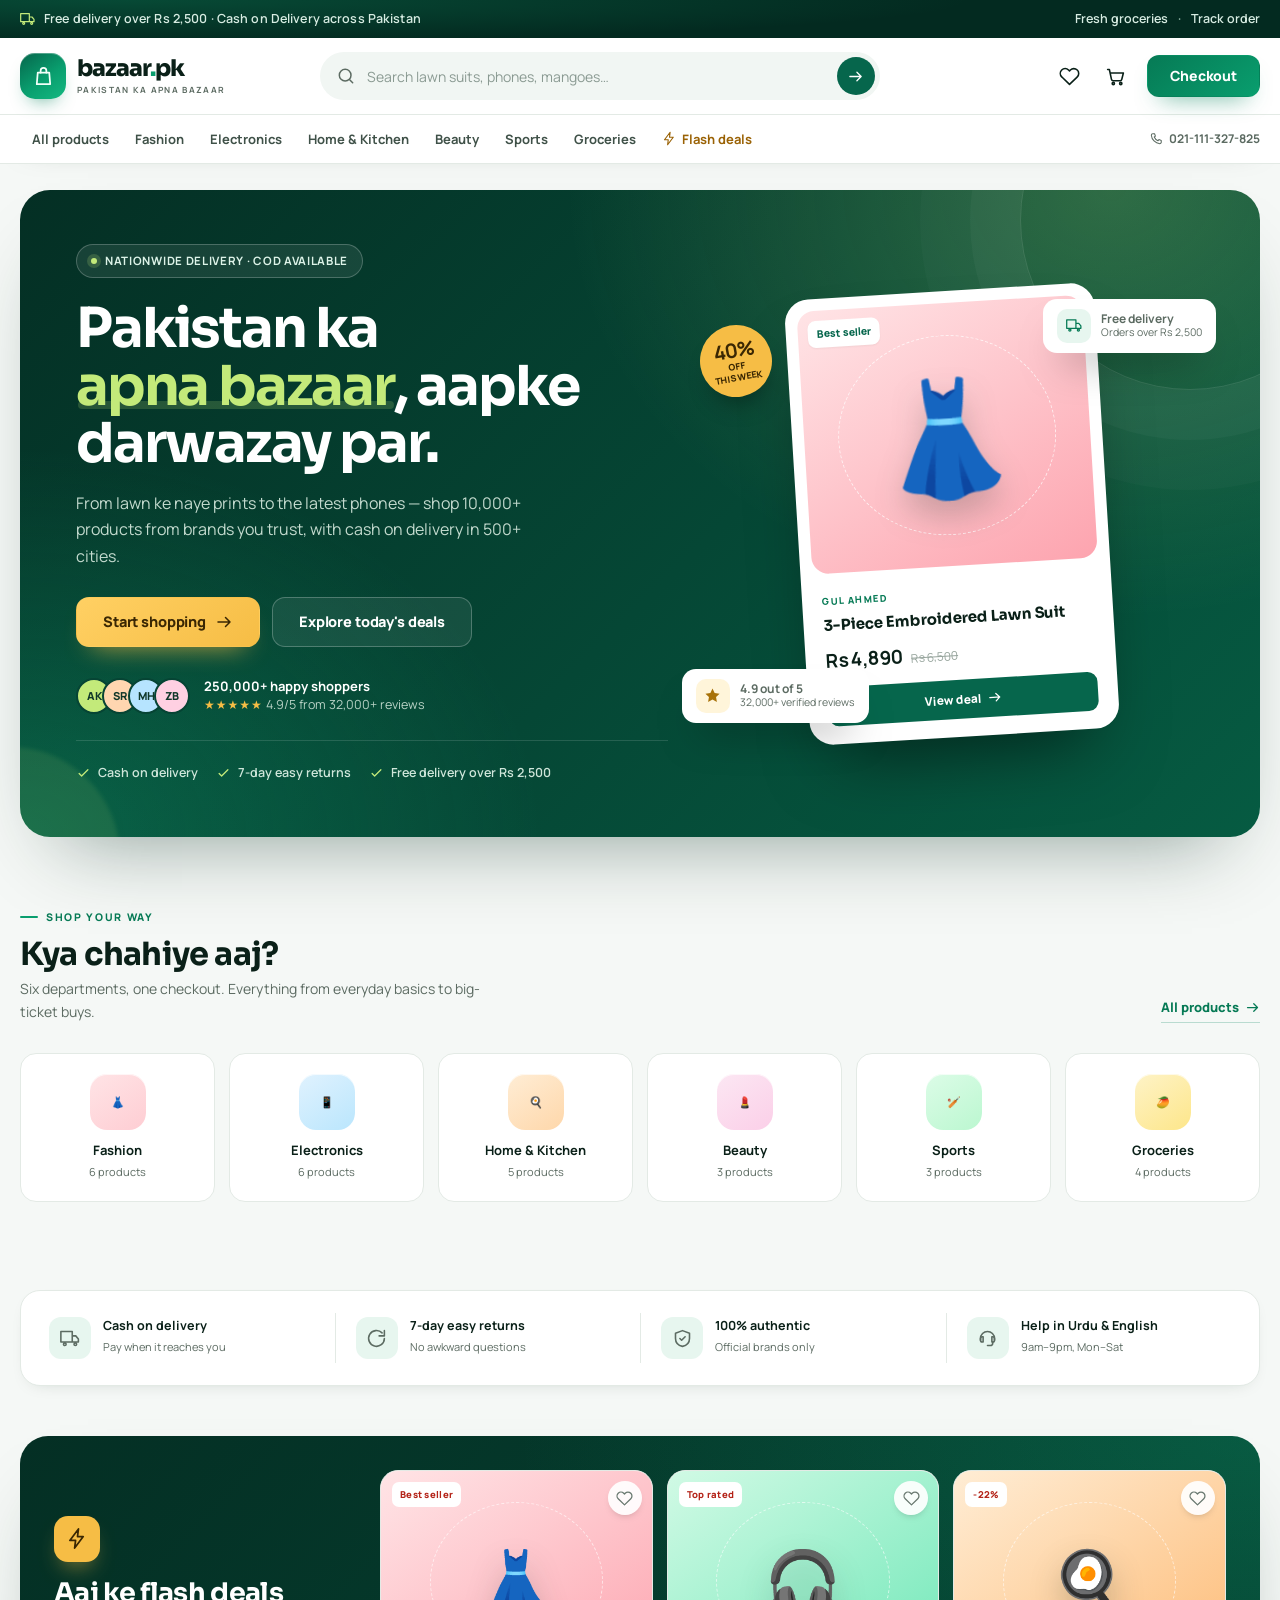
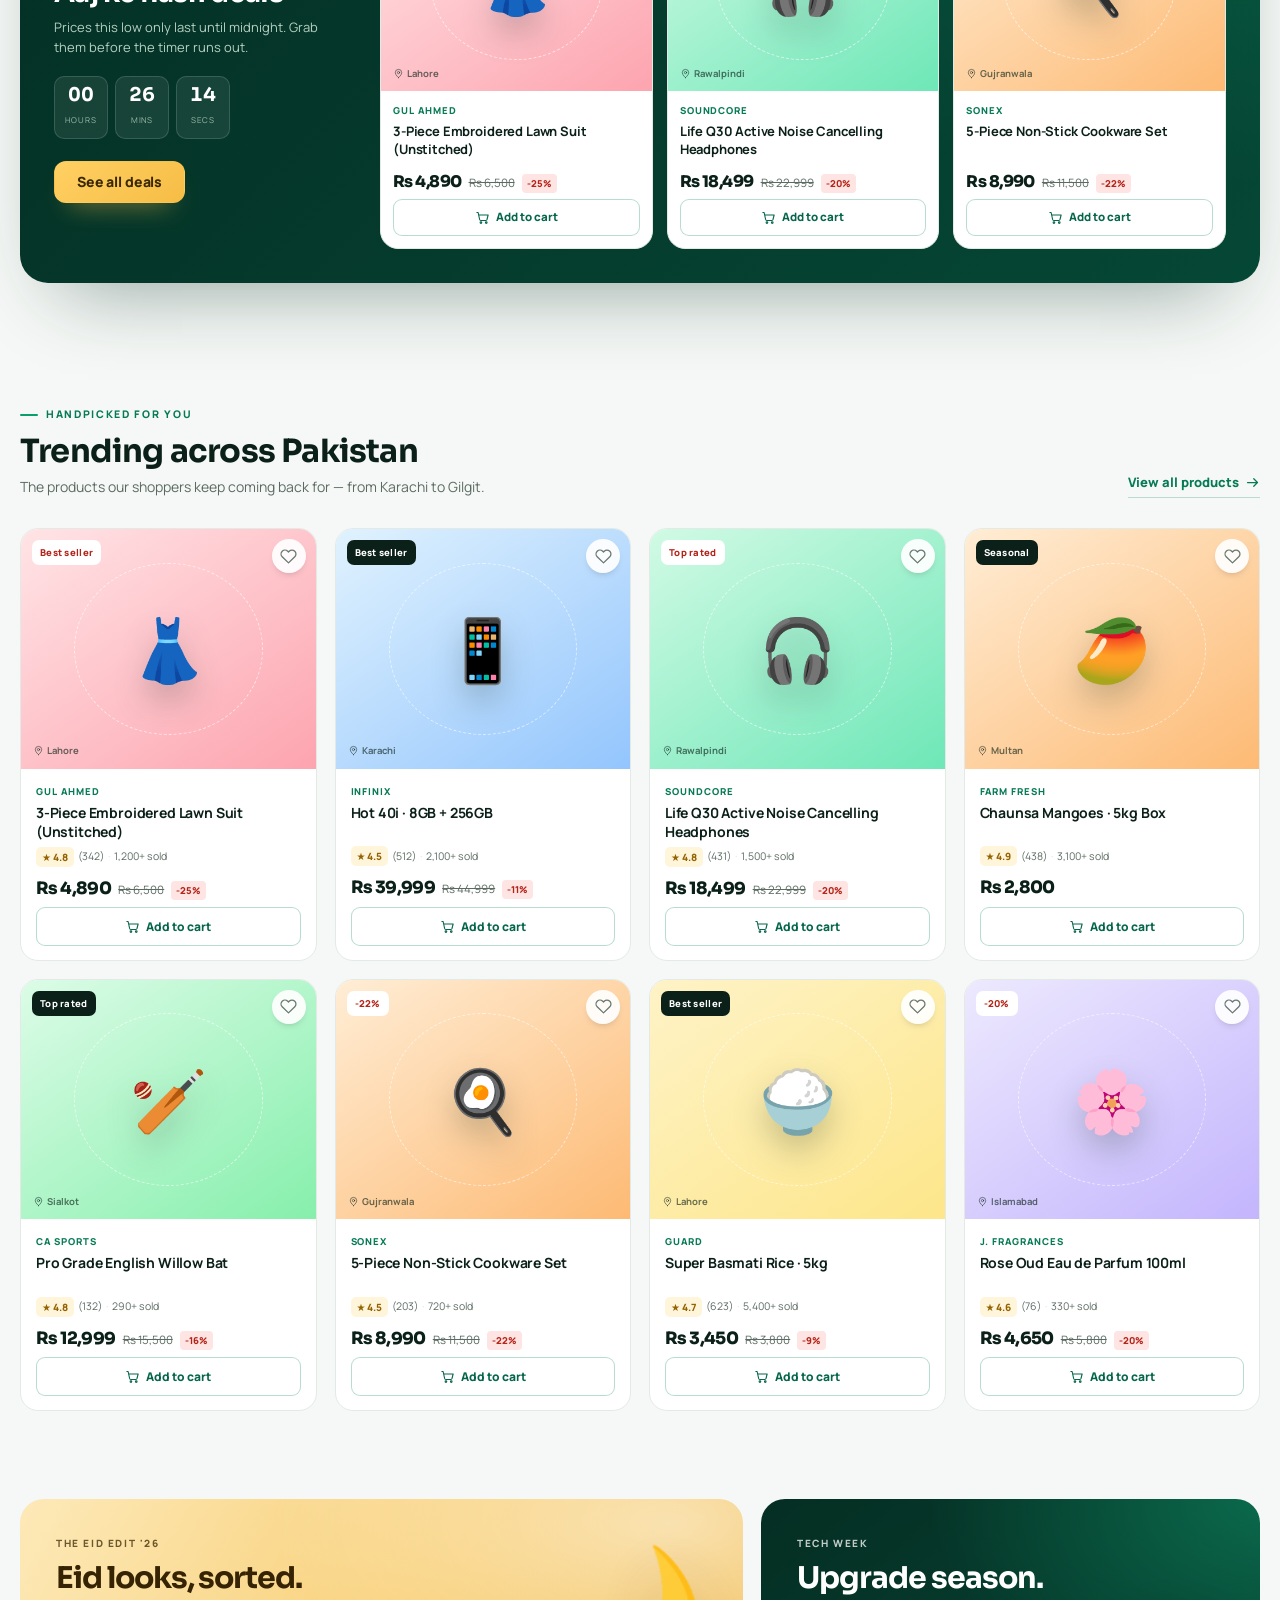
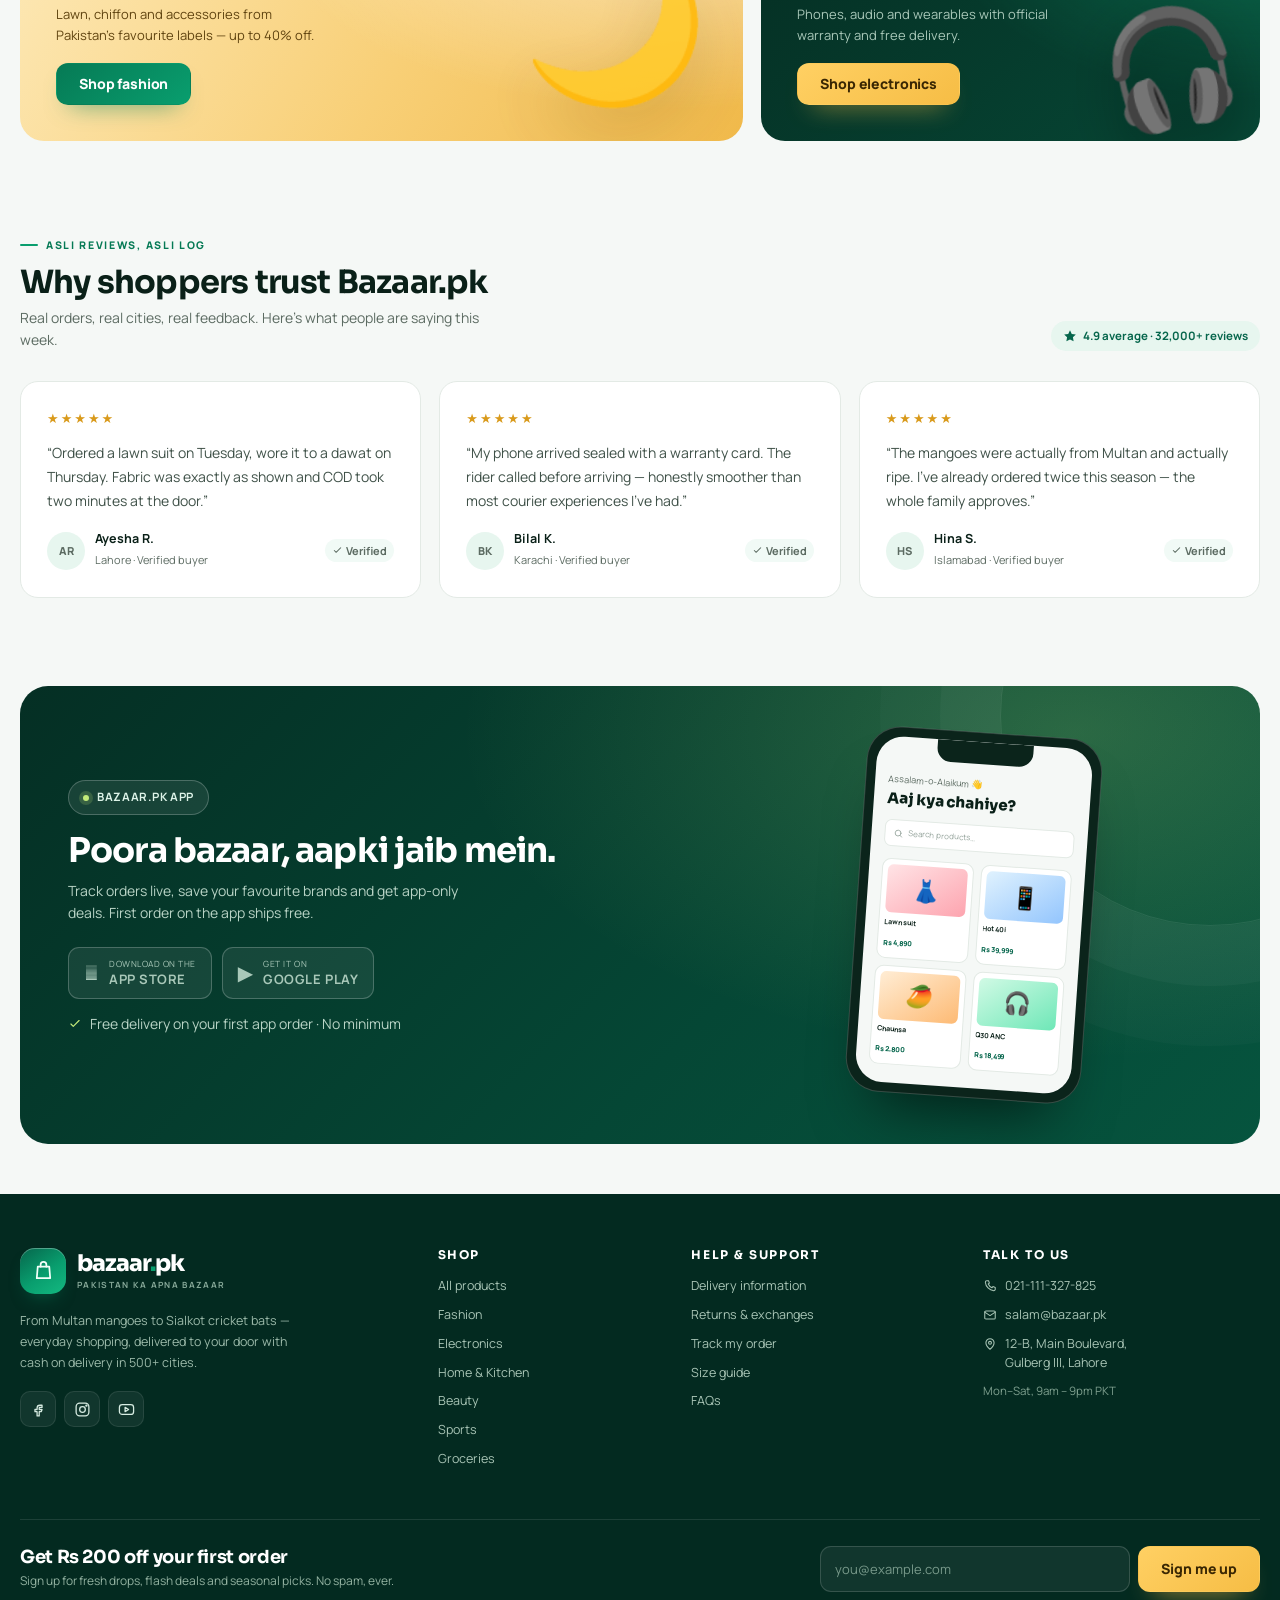
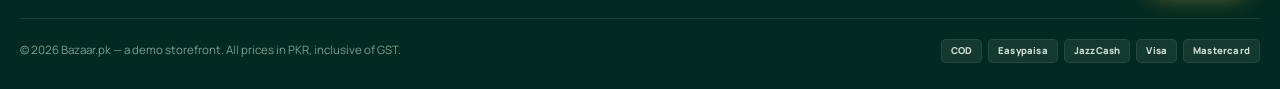
<file: index.html>
<!DOCTYPE html>
<html lang="en-PK">
<head>
  <meta charset="UTF-8">
  <meta name="viewport" content="width=device-width, initial-scale=1">
  <title>Bazaar.pk — Pakistan's Online Bazaar | Cash on Delivery</title>
  <meta name="description" content="Shop lawn suits, phones, home essentials and groceries from Pakistan's favourite brands. Free delivery over Rs 2,500 and cash on delivery in 500+ cities.">
  <meta name="theme-color" content="#054735">
  <link rel="icon" href="data:image/svg+xml,%3Csvg xmlns='http://www.w3.org/2000/svg' viewBox='0 0 64 64'%3E%3Crect width='64' height='64' rx='16' fill='%2307835c'/%3E%3Cpath d='M20 24h24l2 24H18l2-24Z' fill='none' stroke='%23fff' stroke-width='4'/%3E%3Cpath d='M26 24v-3a6 6 0 0 1 12 0v3' fill='none' stroke='%23c3ea7a' stroke-width='4'/%3E%3C/svg%3E">
  <link rel="preconnect" href="https://fonts.googleapis.com">
  <link rel="preconnect" href="https://fonts.gstatic.com" crossorigin>
  <link href="https://fonts.googleapis.com/css2?family=Manrope:wght@400;500;600;700;800&family=Sora:wght@600;700;800&display=swap" rel="stylesheet">
  <link rel="stylesheet" href="assets/css/style.css">
  <link rel="stylesheet" href="assets/css/pages.css">
</head>
<body data-page="home">
  <a class="skip-link" href="#main">Skip to content</a>
  <div id="site-header"></div>

  <main id="main">
    <!-- HERO -->
    <section class="hero">
      <div class="container">
        <div class="hero-panel">
          <div class="hero-content">
            <span class="eyebrow-pill"><span class="dot"></span> Nationwide delivery · COD available</span>
            <h1>Pakistan ka <span class="hero-highlight">apna bazaar</span>, aapke darwazay par.</h1>
            <p class="hero-lede">From lawn ke naye prints to the latest phones — shop 10,000+ products from brands you trust, with cash on delivery in 500+ cities.</p>
            <div class="hero-actions">
              <a class="btn btn-amber" href="shop.html">Start shopping <svg class="icon" viewBox="0 0 24 24" fill="none" stroke="currentColor" stroke-width="2" stroke-linecap="round" stroke-linejoin="round" aria-hidden="true"><path d="M4 12h16M14 6l6 6-6 6"/></svg></a>
              <a class="btn btn-ghost" href="#deals">Explore today's deals</a>
            </div>
            <div class="hero-proof">
              <div class="avatar-stack" aria-hidden="true">
                <span class="avatar">AK</span>
                <span class="avatar">SR</span>
                <span class="avatar">MH</span>
                <span class="avatar">ZB</span>
              </div>
              <div class="hero-proof-text">
                <strong>250,000+ happy shoppers</strong>
                <span class="stars" aria-hidden="true">★★★★★</span> 4.9/5 from 32,000+ reviews
              </div>
            </div>
            <div class="hero-checks">
              <span><svg class="icon" viewBox="0 0 24 24" fill="none" stroke="currentColor" stroke-width="2" stroke-linecap="round" stroke-linejoin="round" aria-hidden="true"><path d="m5 12 4 4L19 6"/></svg> Cash on delivery</span>
              <span><svg class="icon" viewBox="0 0 24 24" fill="none" stroke="currentColor" stroke-width="2" stroke-linecap="round" stroke-linejoin="round" aria-hidden="true"><path d="m5 12 4 4L19 6"/></svg> 7-day easy returns</span>
              <span><svg class="icon" viewBox="0 0 24 24" fill="none" stroke="currentColor" stroke-width="2" stroke-linecap="round" stroke-linejoin="round" aria-hidden="true"><path d="m5 12 4 4L19 6"/></svg> Free delivery over Rs 2,500</span>
            </div>
          </div>

          <div class="hero-art" aria-hidden="false">
            <div class="float-discount"><span><strong>40%</strong>off<br>this week</span></div>
            <div class="float-card float-delivery">
              <span class="fc-icon"><svg class="icon" viewBox="0 0 24 24" fill="none" stroke="currentColor" stroke-width="1.8" stroke-linecap="round" stroke-linejoin="round" aria-hidden="true"><path d="M1 4h13v12H1zM14 9h4l3 3.5V16h-7z"/><circle cx="5.5" cy="18.5" r="1.5"/><circle cx="17.5" cy="18.5" r="1.5"/></svg></span>
              <span><strong>Free delivery</strong><span>Orders over Rs 2,500</span></span>
            </div>
            <div class="hero-card">
              <div class="hero-card-media">
                <span class="mini-badge">Best seller</span>
                <span class="product-emoji">👗</span>
              </div>
              <div class="hero-card-body">
                <span class="hero-card-brand">Gul Ahmed</span>
                <p class="hero-card-title">3-Piece Embroidered Lawn Suit</p>
                <div class="hero-card-price"><strong>Rs 4,890</strong><s>Rs 6,500</s></div>
                <a class="hero-card-cta" href="product.html?id=gul-ahmed-lawn-3pc">
                  View deal
                  <svg class="icon" viewBox="0 0 24 24" fill="none" stroke="currentColor" stroke-width="2" stroke-linecap="round" stroke-linejoin="round" aria-hidden="true"><path d="M4 12h16M14 6l6 6-6 6"/></svg>
                </a>
              </div>
            </div>
            <div class="float-card float-rating">
              <span class="fc-icon"><svg class="icon" viewBox="0 0 24 24" fill="currentColor" aria-hidden="true"><path d="m12 2 3 6.5 7 .9-5 4.8 1.2 7L12 17.8 5.8 21.2 7 14.2 2 9.4l7-.9L12 2Z"/></svg></span>
              <span><strong>4.9 out of 5</strong><span>32,000+ verified reviews</span></span>
            </div>
          </div>
        </div>
      </div>
    </section>

    <!-- CATEGORIES -->
    <section class="section reveal">
      <div class="container">
        <div class="section-head">
          <div>
            <span class="section-eyebrow">Shop your way</span>
            <h2>Kya chahiye aaj?</h2>
            <p>Six departments, one checkout. Everything from everyday basics to big-ticket buys.</p>
          </div>
          <a class="section-link" href="shop.html">All products <svg class="icon" viewBox="0 0 24 24" fill="none" stroke="currentColor" stroke-width="2" stroke-linecap="round" stroke-linejoin="round" aria-hidden="true"><path d="M4 12h16M14 6l6 6-6 6"/></svg></a>
        </div>
        <div class="category-grid">
          <a class="category-card" href="shop.html?category=fashion">
            <span class="category-icon" style="--g1:#ffe4e6;--g2:#fecdd3">👗</span>
            <strong>Fashion</strong>
            <span>6 products</span>
          </a>
          <a class="category-card" href="shop.html?category=electronics">
            <span class="category-icon" style="--g1:#e0f2fe;--g2:#bae6fd">📱</span>
            <strong>Electronics</strong>
            <span>6 products</span>
          </a>
          <a class="category-card" href="shop.html?category=home">
            <span class="category-icon" style="--g1:#ffedd5;--g2:#fed7aa">🍳</span>
            <strong>Home &amp; Kitchen</strong>
            <span>5 products</span>
          </a>
          <a class="category-card" href="shop.html?category=beauty">
            <span class="category-icon" style="--g1:#fce7f3;--g2:#fbcfe8">💄</span>
            <strong>Beauty</strong>
            <span>3 products</span>
          </a>
          <a class="category-card" href="shop.html?category=sports">
            <span class="category-icon" style="--g1:#dcfce7;--g2:#bbf7d0">🏏</span>
            <strong>Sports</strong>
            <span>3 products</span>
          </a>
          <a class="category-card" href="shop.html?category=groceries">
            <span class="category-icon" style="--g1:#fef3c7;--g2:#fde68a">🥭</span>
            <strong>Groceries</strong>
            <span>4 products</span>
          </a>
        </div>
      </div>
    </section>

    <!-- TRUST -->
    <section class="section-tight reveal">
      <div class="container">
        <div class="trust-strip">
          <div class="trust-item">
            <span class="trust-icon"><svg class="icon" viewBox="0 0 24 24" fill="none" stroke="currentColor" stroke-width="1.8" stroke-linecap="round" stroke-linejoin="round" aria-hidden="true"><path d="M1 4h13v12H1zM14 9h4l3 3.5V16h-7z"/><circle cx="5.5" cy="18.5" r="1.5"/><circle cx="17.5" cy="18.5" r="1.5"/></svg></span>
            <div><strong>Cash on delivery</strong><span>Pay when it reaches you</span></div>
          </div>
          <div class="trust-item">
            <span class="trust-icon"><svg class="icon" viewBox="0 0 24 24" fill="none" stroke="currentColor" stroke-width="1.8" stroke-linecap="round" stroke-linejoin="round" aria-hidden="true"><path d="M21 12a9 9 0 1 1-2.6-6.4"/><path d="M21 3v6h-6"/></svg></span>
            <div><strong>7-day easy returns</strong><span>No awkward questions</span></div>
          </div>
          <div class="trust-item">
            <span class="trust-icon"><svg class="icon" viewBox="0 0 24 24" fill="none" stroke="currentColor" stroke-width="1.8" stroke-linecap="round" stroke-linejoin="round" aria-hidden="true"><path d="M12 3 4 6v6c0 5 3.5 8 8 9 4.5-1 8-4 8-9V6l-8-3Z"/><path d="m9 12 2 2 4-4"/></svg></span>
            <div><strong>100% authentic</strong><span>Official brands only</span></div>
          </div>
          <div class="trust-item">
            <span class="trust-icon"><svg class="icon" viewBox="0 0 24 24" fill="none" stroke="currentColor" stroke-width="1.8" stroke-linecap="round" stroke-linejoin="round" aria-hidden="true"><path d="M4 14v-2a8 8 0 0 1 16 0v2"/><path d="M4 14a2 2 0 0 0 2 2h1v-6H6a2 2 0 0 0-2 2ZM20 14a2 2 0 0 1-2 2h-1v-6h1a2 2 0 0 1 2 2Z"/><path d="M18 16v1a3 3 0 0 1-3 3h-3"/></svg></span>
            <div><strong>Help in Urdu &amp; English</strong><span>9am–9pm, Mon–Sat</span></div>
          </div>
        </div>
      </div>
    </section>

    <!-- FLASH DEALS -->
    <section class="deals-band reveal" id="deals">
      <div class="container">
        <div class="deals-panel">
          <div class="deals-intro">
            <span class="zap-badge"><svg class="icon" viewBox="0 0 24 24" fill="none" stroke="currentColor" stroke-width="1.8" stroke-linecap="round" stroke-linejoin="round" aria-hidden="true"><path d="M13 2 4 14h6l-1 8 9-12h-6l1-8Z"/></svg></span>
            <h2>Aaj ke flash deals</h2>
            <p>Prices this low only last until midnight. Grab them before the timer runs out.</p>
            <div class="countdown" aria-label="Time left in today's sale">
              <div class="count-box"><strong data-countdown-hours>08</strong><span>Hours</span></div>
              <div class="count-box"><strong data-countdown-minutes>42</strong><span>Mins</span></div>
              <div class="count-box"><strong data-countdown-seconds>15</strong><span>Secs</span></div>
            </div>
            <a class="btn btn-amber" href="shop.html">See all deals</a>
          </div>
          <div class="deal-products" id="deal-grid" aria-live="polite"></div>
        </div>
      </div>
    </section>

    <!-- FEATURED -->
    <section class="section reveal" id="featured">
      <div class="container">
        <div class="section-head">
          <div>
            <span class="section-eyebrow">Handpicked for you</span>
            <h2>Trending across Pakistan</h2>
            <p>The products our shoppers keep coming back for — from Karachi to Gilgit.</p>
          </div>
          <a class="section-link" href="shop.html">View all products <svg class="icon" viewBox="0 0 24 24" fill="none" stroke="currentColor" stroke-width="2" stroke-linecap="round" stroke-linejoin="round" aria-hidden="true"><path d="M4 12h16M14 6l6 6-6 6"/></svg></a>
        </div>
        <div class="product-grid" id="featured-grid" aria-live="polite"></div>
      </div>
    </section>

    <!-- PROMOS -->
    <section class="section-tight reveal">
      <div class="container">
        <div class="promo-grid">
          <div class="promo-card promo-eid">
            <span class="promo-kicker">The Eid Edit '26</span>
            <h3>Eid looks, sorted.</h3>
            <p>Lawn, chiffon and accessories from Pakistan's favourite labels — up to 40% off.</p>
            <a class="btn btn-primary" href="shop.html?category=fashion">Shop fashion</a>
          </div>
          <div class="promo-card promo-tech">
            <span class="promo-kicker">Tech week</span>
            <h3>Upgrade season.</h3>
            <p>Phones, audio and wearables with official warranty and free delivery.</p>
            <a class="btn btn-amber" href="shop.html?category=electronics">Shop electronics</a>
          </div>
        </div>
      </div>
    </section>

    <!-- TESTIMONIALS -->
    <section class="section reveal">
      <div class="container">
        <div class="section-head">
          <div>
            <span class="section-eyebrow">Asli reviews, asli log</span>
            <h2>Why shoppers trust Bazaar.pk</h2>
            <p>Real orders, real cities, real feedback. Here's what people are saying this week.</p>
          </div>
          <span class="head-note">
            <svg class="icon" viewBox="0 0 24 24" fill="currentColor" aria-hidden="true"><path d="m12 2 3 6.5 7 .9-5 4.8 1.2 7L12 17.8 5.8 21.2 7 14.2 2 9.4l7-.9L12 2Z"/></svg>
            4.9 average · 32,000+ reviews
          </span>
        </div>
        <div class="testimonial-grid">
          <article class="testimonial">
            <div class="testimonial-stars" aria-label="5 out of 5 stars">★★★★★</div>
            <blockquote>“Ordered a lawn suit on Tuesday, wore it to a dawat on Thursday. Fabric was exactly as shown and COD took two minutes at the door.”</blockquote>
            <div class="testimonial-person">
              <span class="testimonial-avatar">AR</span>
              <div><strong>Ayesha R.</strong><span>Lahore · Verified buyer</span></div>
              <span class="verified"><svg class="icon" viewBox="0 0 24 24" fill="none" stroke="currentColor" stroke-width="2.2" stroke-linecap="round" stroke-linejoin="round" aria-hidden="true"><path d="m5 12 4 4L19 6"/></svg> Verified</span>
            </div>
          </article>
          <article class="testimonial">
            <div class="testimonial-stars" aria-label="5 out of 5 stars">★★★★★</div>
            <blockquote>“My phone arrived sealed with a warranty card. The rider called before arriving — honestly smoother than most courier experiences I've had.”</blockquote>
            <div class="testimonial-person">
              <span class="testimonial-avatar">BK</span>
              <div><strong>Bilal K.</strong><span>Karachi · Verified buyer</span></div>
              <span class="verified"><svg class="icon" viewBox="0 0 24 24" fill="none" stroke="currentColor" stroke-width="2.2" stroke-linecap="round" stroke-linejoin="round" aria-hidden="true"><path d="m5 12 4 4L19 6"/></svg> Verified</span>
            </div>
          </article>
          <article class="testimonial">
            <div class="testimonial-stars" aria-label="5 out of 5 stars">★★★★★</div>
            <blockquote>“The mangoes were actually from Multan and actually ripe. I've already ordered twice this season — the whole family approves.”</blockquote>
            <div class="testimonial-person">
              <span class="testimonial-avatar">HS</span>
              <div><strong>Hina S.</strong><span>Islamabad · Verified buyer</span></div>
              <span class="verified"><svg class="icon" viewBox="0 0 24 24" fill="none" stroke="currentColor" stroke-width="2.2" stroke-linecap="round" stroke-linejoin="round" aria-hidden="true"><path d="m5 12 4 4L19 6"/></svg> Verified</span>
            </div>
          </article>
        </div>
      </div>
    </section>

    <!-- APP -->
    <section class="section-tight reveal">
      <div class="container">
        <div class="app-banner">
          <div>
            <span class="eyebrow-pill" style="margin-bottom:16px"><span class="dot"></span> Bazaar.pk app</span>
            <h2>Poora bazaar, aapki jaib mein.</h2>
            <p>Track orders live, save your favourite brands and get app-only deals. First order on the app ships free.</p>
            <div class="app-badges">
              <a class="store-badge" href="#" data-demo="The Bazaar.pk iOS app">
                <span class="sb-icon" aria-hidden="true">&#63743;</span>
                <span><span>Download on the</span><strong>App Store</strong></span>
              </a>
              <a class="store-badge" href="#" data-demo="The Bazaar.pk Android app">
                <span class="sb-icon" aria-hidden="true">▶</span>
                <span><span>Get it on</span><strong>Google Play</strong></span>
              </a>
            </div>
            <p class="app-note">
              <svg class="icon" viewBox="0 0 24 24" fill="none" stroke="currentColor" stroke-width="2" stroke-linecap="round" stroke-linejoin="round" aria-hidden="true"><path d="m5 12 4 4L19 6"/></svg>
              Free delivery on your first app order · No minimum
            </p>
          </div>
          <div class="app-art" aria-hidden="true">
            <div class="phone-mock">
              <div class="phone-screen">
                <div class="phone-notch"></div>
                <div class="phone-body">
                  <div class="phone-hello">Assalam-o-Alaikum 👋</div>
                  <div class="phone-title">Aaj kya chahiye?</div>
                  <div class="phone-search">
                    <svg class="icon" viewBox="0 0 24 24" fill="none" stroke="currentColor" stroke-width="2" stroke-linecap="round" aria-hidden="true"><circle cx="11" cy="11" r="7"/><path d="m20 20-3.6-3.6"/></svg>
                    Search products…
                  </div>
                  <div class="phone-grid">
                    <div class="phone-tile">
                      <div class="phone-tile-image" style="--g1:#ffe4e6;--g2:#fda4af">👗</div>
                      <strong>Lawn suit</strong><span>Rs 4,890</span>
                    </div>
                    <div class="phone-tile">
                      <div class="phone-tile-image" style="--g1:#e0f2fe;--g2:#93c5fd">📱</div>
                      <strong>Hot 40i</strong><span>Rs 39,999</span>
                    </div>
                    <div class="phone-tile">
                      <div class="phone-tile-image" style="--g1:#ffedd5;--g2:#fdba74">🥭</div>
                      <strong>Chaunsa</strong><span>Rs 2,800</span>
                    </div>
                    <div class="phone-tile">
                      <div class="phone-tile-image" style="--g1:#d1fae5;--g2:#6ee7b7">🎧</div>
                      <strong>Q30 ANC</strong><span>Rs 18,499</span>
                    </div>
                  </div>
                </div>
              </div>
            </div>
          </div>
        </div>
      </div>
    </section>
  </main>

  <div id="site-footer"></div>
  <div id="toast-root" class="toast-root" aria-live="polite"></div>

  <script src="assets/js/data.js" defer></script>
  <script src="assets/js/app.js" defer></script>
  <script src="assets/js/home.js" defer></script>
</body>
</html>
</file>
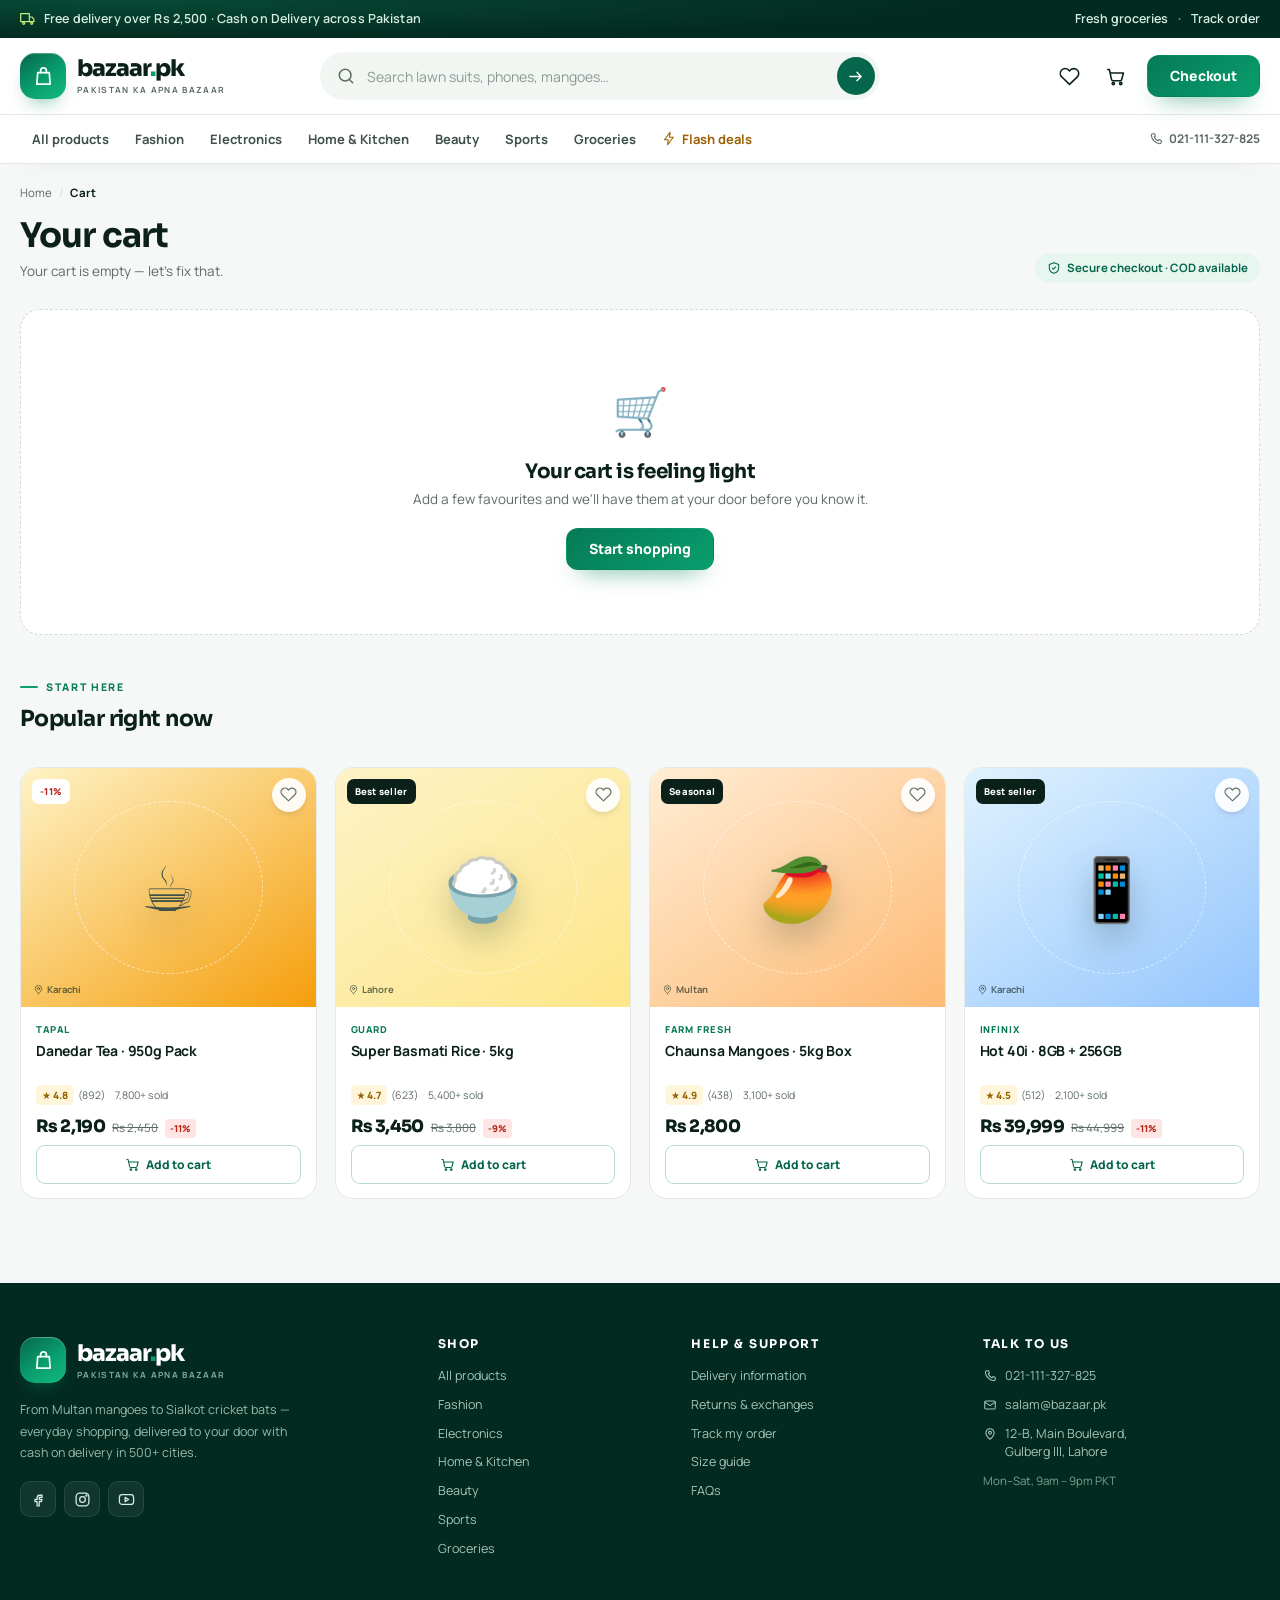
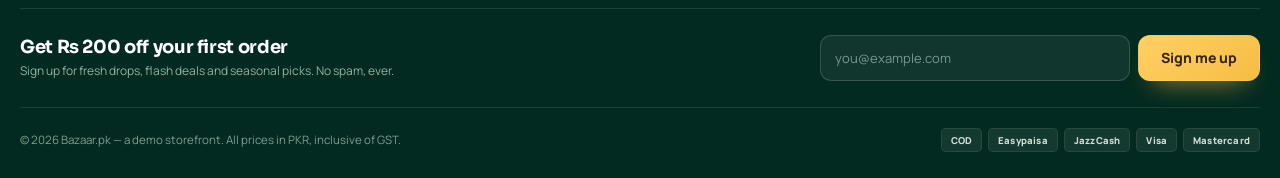
<file: cart.html>
<!DOCTYPE html>
<html lang="en-PK">
<head>
  <meta charset="UTF-8">
  <meta name="viewport" content="width=device-width, initial-scale=1">
  <title>Your Cart — Bazaar.pk</title>
  <meta name="description" content="Review your Bazaar.pk cart, apply a discount code and check out with cash on delivery.">
  <meta name="theme-color" content="#054735">
  <link rel="icon" href="data:image/svg+xml,%3Csvg xmlns='http://www.w3.org/2000/svg' viewBox='0 0 64 64'%3E%3Crect width='64' height='64' rx='16' fill='%2307835c'/%3E%3Cpath d='M20 24h24l2 24H18l2-24Z' fill='none' stroke='%23fff' stroke-width='4'/%3E%3Cpath d='M26 24v-3a6 6 0 0 1 12 0v3' fill='none' stroke='%23c3ea7a' stroke-width='4'/%3E%3C/svg%3E">
  <link rel="preconnect" href="https://fonts.googleapis.com">
  <link rel="preconnect" href="https://fonts.gstatic.com" crossorigin>
  <link href="https://fonts.googleapis.com/css2?family=Manrope:wght@400;500;600;700;800&family=Sora:wght@600;700;800&display=swap" rel="stylesheet">
  <link rel="stylesheet" href="assets/css/style.css">
  <link rel="stylesheet" href="assets/css/pages.css">
</head>
<body data-page="cart">
  <a class="skip-link" href="#main">Skip to content</a>
  <div id="site-header"></div>

  <main id="main">
    <div class="container">
      <nav class="breadcrumbs" aria-label="Breadcrumb">
        <a href="index.html">Home</a>
        <span class="sep" aria-hidden="true">/</span>
        <span aria-current="page">Cart</span>
      </nav>

      <div class="page-head">
        <div>
          <h1>Your cart</h1>
          <p id="cartSubtitle">A few good picks, ready to be delivered.</p>
        </div>
        <span class="head-note">
          <svg class="icon" viewBox="0 0 24 24" fill="none" stroke="currentColor" stroke-width="1.8" stroke-linecap="round" stroke-linejoin="round" aria-hidden="true"><path d="M12 3 4 6v6c0 5 3.5 8 8 9 4.5-1 8-4 8-9V6l-8-3Z"/><path d="m9 12 2 2 4-4"/></svg>
          Secure checkout · COD available
        </span>
      </div>

      <div class="cart-layout" id="cartLayout">
        <div class="cart-main">
          <div class="cart-card" id="cartCard">
            <div class="cart-card-head">
              <span id="cartHeadCount">Shopping cart</span>
              <span>Price</span>
            </div>
            <div id="cartItems"></div>
            <div class="cart-foot">
              <a class="back-link" href="shop.html">
                <svg class="icon" viewBox="0 0 24 24" fill="none" stroke="currentColor" stroke-width="2" stroke-linecap="round" stroke-linejoin="round" aria-hidden="true"><path d="M4 12h16M14 6l6 6-6 6"/></svg>
                Continue shopping
              </a>
              <span class="secure-inline">
                <svg class="icon" viewBox="0 0 24 24" fill="none" stroke="currentColor" stroke-width="1.8" stroke-linecap="round" stroke-linejoin="round" aria-hidden="true"><path d="M12 3 4 6v6c0 5 3.5 8 8 9 4.5-1 8-4 8-9V6l-8-3Z"/><path d="m9 12 2 2 4-4"/></svg>
                Your details stay private
              </span>
            </div>
          </div>

          <div class="empty-state" id="cartEmpty" hidden>
            <div class="empty-emoji">🛒</div>
            <h2>Your cart is feeling light</h2>
            <p>Add a few favourites and we'll have them at your door before you know it.</p>
            <a class="btn btn-primary" href="shop.html">Start shopping</a>
          </div>
        </div>

        <aside class="cart-side" id="cartSide" aria-label="Order summary">
          <div class="summary-card">
            <h2>Order summary</h2>

            <div class="free-ship" id="freeShip">
              <p id="freeShipText">Add more for free delivery</p>
              <div class="progress-track"><div class="progress-fill" id="progressFill" style="width:0%"></div></div>
            </div>

            <div class="coupon-box">
              <label for="couponInput">Discount code</label>
              <form class="coupon-form" id="couponForm">
                <input type="text" id="couponInput" placeholder="Try BAZAAR10" autocomplete="off" spellcheck="false">
                <button class="btn btn-outline btn-sm" type="submit">Apply</button>
              </form>
              <div class="coupon-applied" id="couponApplied" hidden></div>
              <p class="coupon-msg" id="couponMsg" aria-live="polite"></p>
            </div>

            <div class="summary-rows">
              <div class="summary-row"><span>Subtotal</span><span id="subtotalVal">Rs 0</span></div>
              <div class="summary-row discount" id="discountRow" hidden><span>Discount</span><span id="discountVal">-Rs 0</span></div>
              <div class="summary-row" id="shippingRow"><span>Delivery</span><span id="shippingVal">Free</span></div>
            </div>
            <div class="summary-total"><span>Total</span><strong id="totalVal">Rs 0</strong></div>
            <p class="summary-tax">Inclusive of all taxes · Prices in PKR</p>
            <a class="btn btn-primary btn-block" href="checkout.html" id="checkoutBtn">Proceed to checkout</a>
            <div class="summary-payments">
              <p>We accept</p>
              <div class="pay-logos">
                <span>COD</span><span>Easypaisa</span><span>JazzCash</span><span>Visa</span><span>Mastercard</span>
              </div>
            </div>
          </div>

          <div class="help-card">
            <span class="help-icon">
              <svg class="icon" viewBox="0 0 24 24" fill="none" stroke="currentColor" stroke-width="1.8" stroke-linecap="round" stroke-linejoin="round" aria-hidden="true"><path d="M4 14v-2a8 8 0 0 1 16 0v2"/><path d="M4 14a2 2 0 0 0 2 2h1v-6H6a2 2 0 0 0-2 2ZM20 14a2 2 0 0 1-2 2h-1v-6h1a2 2 0 0 1 2 2Z"/><path d="M18 16v1a3 3 0 0 1-3 3h-3"/></svg>
            </span>
            <div>
              <strong>Need a hand?</strong>
              <p>Call <a href="tel:+922111327825">021-111-327-825</a> or WhatsApp us. We're here 9am–9pm, Mon–Sat.</p>
            </div>
          </div>
        </aside>

        <section class="suggested" id="suggestedSection">
          <div class="section-head" style="margin-top:0">
            <div>
              <span class="section-eyebrow" id="suggestedEyebrow">Complete your order</span>
              <h2 id="suggestedTitle" style="font-size:22px">You might also like</h2>
            </div>
          </div>
          <div class="product-grid" id="suggestedGrid"></div>
        </section>
      </div>
    </div>
  </main>

  <div id="site-footer"></div>
  <div id="toast-root" class="toast-root" aria-live="polite"></div>

  <script src="assets/js/data.js" defer></script>
  <script src="assets/js/app.js" defer></script>
  <script src="assets/js/cart.js" defer></script>
</body>
</html>
</file>
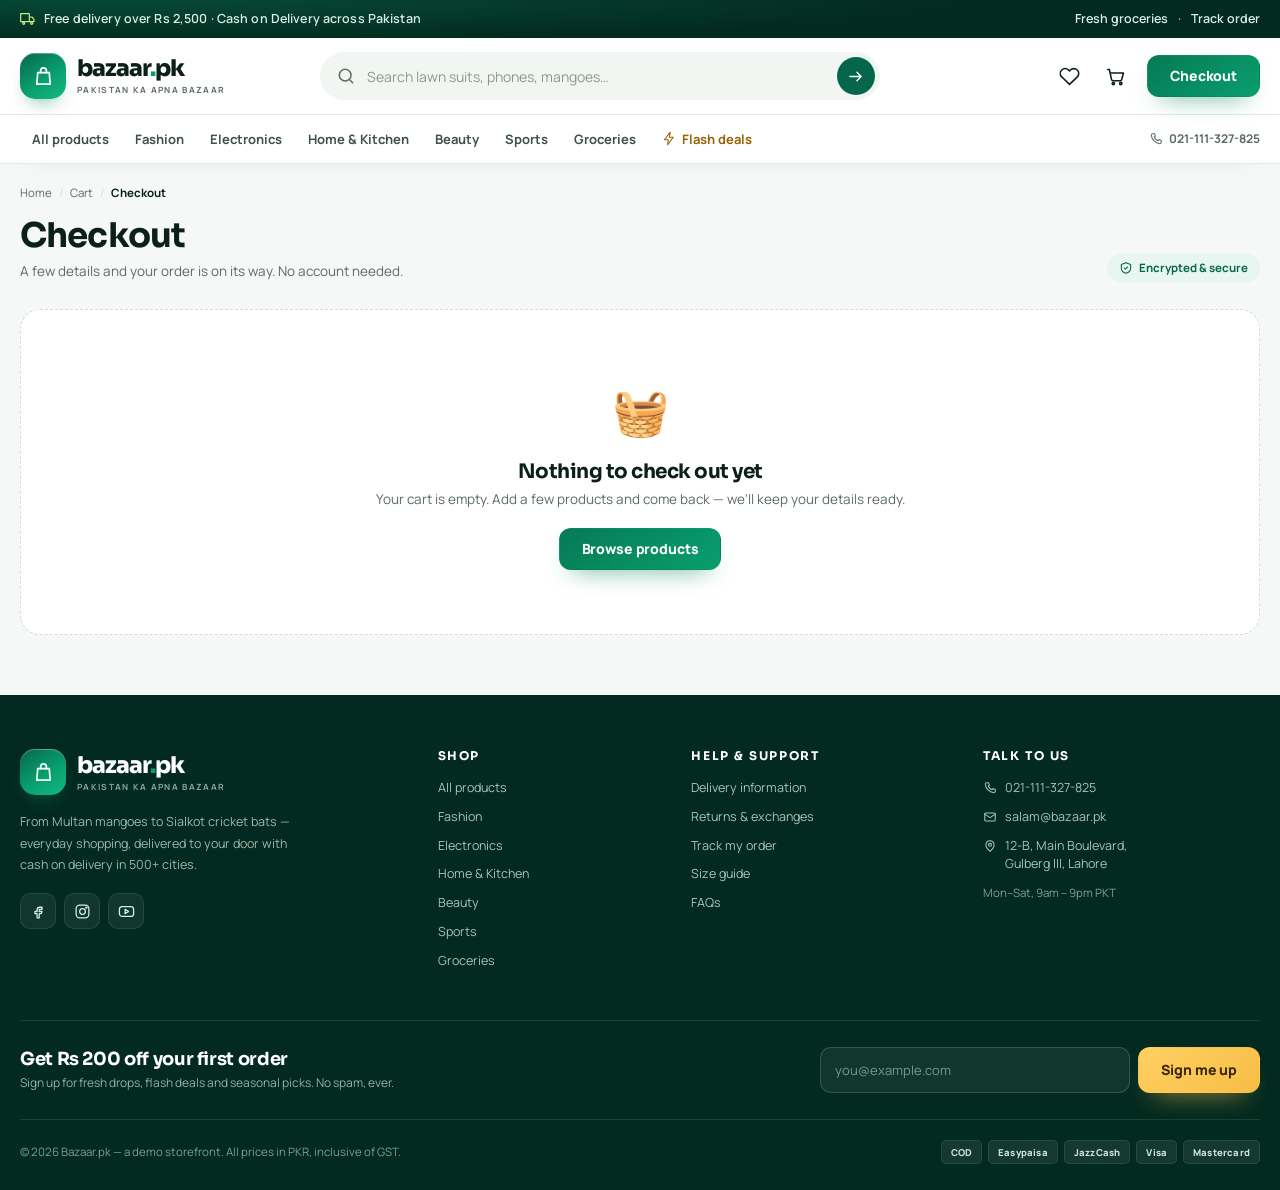
<file: checkout.html>
<!DOCTYPE html>
<html lang="en-PK">
<head>
  <meta charset="UTF-8">
  <meta name="viewport" content="width=device-width, initial-scale=1">
  <title>Checkout — Bazaar.pk</title>
  <meta name="description" content="Complete your Bazaar.pk order with cash on delivery, Easypaisa, JazzCash or card.">
  <meta name="theme-color" content="#054735">
  <link rel="icon" href="data:image/svg+xml,%3Csvg xmlns='http://www.w3.org/2000/svg' viewBox='0 0 64 64'%3E%3Crect width='64' height='64' rx='16' fill='%2307835c'/%3E%3Cpath d='M20 24h24l2 24H18l2-24Z' fill='none' stroke='%23fff' stroke-width='4'/%3E%3Cpath d='M26 24v-3a6 6 0 0 1 12 0v3' fill='none' stroke='%23c3ea7a' stroke-width='4'/%3E%3C/svg%3E">
  <link rel="preconnect" href="https://fonts.googleapis.com">
  <link rel="preconnect" href="https://fonts.gstatic.com" crossorigin>
  <link href="https://fonts.googleapis.com/css2?family=Manrope:wght@400;500;600;700;800&family=Sora:wght@600;700;800&display=swap" rel="stylesheet">
  <link rel="stylesheet" href="assets/css/style.css">
  <link rel="stylesheet" href="assets/css/pages.css">
</head>
<body data-page="checkout">
  <a class="skip-link" href="#main">Skip to content</a>
  <div id="site-header"></div>

  <main id="main">
    <div class="container">
      <nav class="breadcrumbs" aria-label="Breadcrumb">
        <a href="index.html">Home</a>
        <span class="sep" aria-hidden="true">/</span>
        <a href="cart.html">Cart</a>
        <span class="sep" aria-hidden="true">/</span>
        <span aria-current="page">Checkout</span>
      </nav>

      <div class="page-head">
        <div>
          <h1>Checkout</h1>
          <p>A few details and your order is on its way. No account needed.</p>
        </div>
        <span class="head-note">
          <svg class="icon" viewBox="0 0 24 24" fill="none" stroke="currentColor" stroke-width="1.8" stroke-linecap="round" stroke-linejoin="round" aria-hidden="true"><path d="M12 3 4 6v6c0 5 3.5 8 8 9 4.5-1 8-4 8-9V6l-8-3Z"/><path d="m9 12 2 2 4-4"/></svg>
          Encrypted &amp; secure
        </span>
      </div>

      <div class="checkout-steps" aria-label="Checkout progress">
        <span class="checkout-step is-done"><span class="step-num">✓</span> Cart</span>
        <span class="step-line" aria-hidden="true"></span>
        <span class="checkout-step is-active"><span class="step-num">2</span> Delivery details</span>
        <span class="step-line" aria-hidden="true"></span>
        <span class="checkout-step"><span class="step-num">3</span> Payment</span>
      </div>

      <div class="empty-state" id="checkoutEmpty" hidden style="margin-bottom:60px">
        <div class="empty-emoji">🧺</div>
        <h2>Nothing to check out yet</h2>
        <p>Your cart is empty. Add a few products and come back — we'll keep your details ready.</p>
        <a class="btn btn-primary" href="shop.html">Browse products</a>
      </div>

      <div class="checkout-layout" id="checkoutLayout">
        <form class="checkout-form" id="checkoutForm" novalidate>
          <div class="form-card">
            <div class="form-card-head">
              <span class="num">1</span>
              <div>
                <h2>Contact details</h2>
                <p>So we can update you about your order.</p>
              </div>
              <span class="head-icon">
                <svg class="icon" viewBox="0 0 24 24" fill="none" stroke="currentColor" stroke-width="1.8" stroke-linecap="round" stroke-linejoin="round" aria-hidden="true"><circle cx="12" cy="8" r="4"/><path d="M4 21a8 8 0 0 1 16 0"/></svg>
              </span>
            </div>
            <div class="field-grid">
              <div class="field">
                <label for="fullName">Full name <span class="req" aria-hidden="true">*</span></label>
                <input type="text" id="fullName" name="name" placeholder="e.g. Ayesha Khan" autocomplete="name" required>
              </div>
              <div class="field">
                <label for="phone">Mobile number <span class="req" aria-hidden="true">*</span></label>
                <input type="tel" id="phone" name="phone" placeholder="0300 1234567" autocomplete="tel" inputmode="tel" pattern="03[0-9]{2}[ -]?[0-9]{7}" required>
                <span class="field-hint">11-digit mobile number (03XX XXXXXXX).</span>
              </div>
              <div class="field full">
                <label for="email">Email <span class="muted" style="font-weight:500">(optional)</span></label>
                <input type="email" id="email" name="email" placeholder="you@example.com" autocomplete="email">
                <span class="field-hint">Your invoice and tracking link will be sent here.</span>
              </div>
            </div>
          </div>

          <div class="form-card">
            <div class="form-card-head">
              <span class="num">2</span>
              <div>
                <h2>Delivery address</h2>
                <p>Where should the rider meet you?</p>
              </div>
              <span class="head-icon">
                <svg class="icon" viewBox="0 0 24 24" fill="none" stroke="currentColor" stroke-width="1.8" stroke-linecap="round" stroke-linejoin="round" aria-hidden="true"><path d="M12 21s7-5.5 7-11a7 7 0 1 0-14 0c0 5.5 7 11 7 11Z"/><circle cx="12" cy="10" r="2.5"/></svg>
              </span>
            </div>
            <div class="field-grid">
              <div class="field full">
                <label for="address">Street address <span class="req" aria-hidden="true">*</span></label>
                <input type="text" id="address" name="address" placeholder="House / flat, street, area" autocomplete="street-address" required>
              </div>
              <div class="field">
                <label for="city">City <span class="req" aria-hidden="true">*</span></label>
                <select id="city" name="city" autocomplete="address-level2" required>
                  <option value="">Select your city</option>
                  <option>Karachi</option>
                  <option>Lahore</option>
                  <option>Islamabad</option>
                  <option>Rawalpindi</option>
                  <option>Faisalabad</option>
                  <option>Multan</option>
                  <option>Peshawar</option>
                  <option>Quetta</option>
                  <option>Sialkot</option>
                  <option>Gujranwala</option>
                  <option>Hyderabad</option>
                  <option>Gilgit</option>
                  <option>Other city</option>
                </select>
              </div>
              <div class="field">
                <label for="province">Province</label>
                <select id="province" name="province" autocomplete="address-level1">
                  <option value="">Select province</option>
                  <option>Punjab</option>
                  <option>Sindh</option>
                  <option>Khyber Pakhtunkhwa</option>
                  <option>Balochistan</option>
                  <option>Gilgit-Baltistan</option>
                  <option>Azad Jammu &amp; Kashmir</option>
                  <option>Islamabad Capital Territory</option>
                </select>
              </div>
              <div class="field">
                <label for="postal">Postal code <span class="muted" style="font-weight:500">(optional)</span></label>
                <input type="text" id="postal" name="postal" placeholder="54000" inputmode="numeric" pattern="[0-9]{5}" autocomplete="postal-code">
              </div>
              <div class="field">
                <label for="landmark">Nearby landmark <span class="muted" style="font-weight:500">(optional)</span></label>
                <input type="text" id="landmark" name="landmark" placeholder="e.g. near Liberty Market">
              </div>
            </div>
          </div>

          <div class="form-card">
            <div class="form-card-head">
              <span class="num">3</span>
              <div>
                <h2>Delivery speed</h2>
                <p>Choose how fast you need it.</p>
              </div>
              <span class="head-icon">
                <svg class="icon" viewBox="0 0 24 24" fill="none" stroke="currentColor" stroke-width="1.8" stroke-linecap="round" stroke-linejoin="round" aria-hidden="true"><path d="M1 4h13v12H1zM14 9h4l3 3.5V16h-7z"/><circle cx="5.5" cy="18.5" r="1.5"/><circle cx="17.5" cy="18.5" r="1.5"/></svg>
              </span>
            </div>
            <div class="radio-stack" id="deliveryOptions">
              <label class="radio-card is-selected">
                <input type="radio" name="delivery" value="standard" checked>
                <span class="radio-card-body"><strong>Standard delivery</strong><span>2–4 working days across Pakistan</span></span>
                <span class="price-tag" id="standardPrice">Free</span>
              </label>
              <label class="radio-card">
                <input type="radio" name="delivery" value="express">
                <span class="radio-card-body"><strong>Express delivery</strong><span>1–2 working days in Karachi, Lahore, Islamabad &amp; Rawalpindi</span></span>
                <span class="price-tag" id="expressPrice">Rs 399</span>
              </label>
            </div>
          </div>

          <div class="form-card">
            <div class="form-card-head">
              <span class="num">4</span>
              <div>
                <h2>Payment method</h2>
                <p>Pay how you prefer — all options are secure.</p>
              </div>
              <span class="head-icon">
                <svg class="icon" viewBox="0 0 24 24" fill="none" stroke="currentColor" stroke-width="1.8" stroke-linecap="round" stroke-linejoin="round" aria-hidden="true"><rect x="2" y="5" width="20" height="14" rx="2"/><path d="M2 10h20"/></svg>
              </span>
            </div>
            <div class="radio-stack" id="paymentOptions">
              <label class="radio-card is-selected">
                <input type="radio" name="payment" value="cod" checked>
                <span class="pay-logo cod">COD</span>
                <span class="radio-card-body"><strong>Cash on delivery</strong><span>Pay the rider in cash when your order arrives</span></span>
              </label>
              <label class="radio-card">
                <input type="radio" name="payment" value="easypaisa">
                <span class="pay-logo ep">EP</span>
                <span class="radio-card-body"><strong>Easypaisa wallet</strong><span>A payment request is sent to your mobile number</span></span>
              </label>
              <label class="radio-card">
                <input type="radio" name="payment" value="jazzcash">
                <span class="pay-logo jc">JC</span>
                <span class="radio-card-body"><strong>JazzCash wallet</strong><span>A payment request is sent to your mobile number</span></span>
              </label>
              <label class="radio-card">
                <input type="radio" name="payment" value="card">
                <span class="pay-logo card">CARD</span>
                <span class="radio-card-body"><strong>Debit / credit card</strong><span>Visa or Mastercard · 3D secure</span></span>
              </label>
            </div>

            <div class="card-fields" id="cardFields" hidden>
              <div class="field full">
                <label for="cardNumber">Card number</label>
                <input type="text" id="cardNumber" name="cardNumber" placeholder="4242 4242 4242 4242" inputmode="numeric" maxlength="19" autocomplete="cc-number">
              </div>
              <div class="field full">
                <label for="cardName">Name on card</label>
                <input type="text" id="cardName" name="cardName" placeholder="AYESHA KHAN" autocomplete="cc-name">
              </div>
              <div class="field">
                <label for="cardExpiry">Expiry</label>
                <input type="text" id="cardExpiry" name="cardExpiry" placeholder="MM/YY" inputmode="numeric" maxlength="5" autocomplete="cc-exp">
              </div>
              <div class="field">
                <label for="cardCvv">CVV</label>
                <input type="text" id="cardCvv" name="cardCvv" placeholder="123" inputmode="numeric" maxlength="4" autocomplete="cc-csc">
              </div>
            </div>

            <div class="demo-note">
              <svg class="icon" viewBox="0 0 24 24" fill="none" stroke="currentColor" stroke-width="1.8" stroke-linecap="round" stroke-linejoin="round" aria-hidden="true"><path d="M12 3 4 6v6c0 5 3.5 8 8 9 4.5-1 8-4 8-9V6l-8-3Z"/><path d="M12 8v4M12 16h.01"/></svg>
              <span><strong>Demo checkout:</strong> no real payment is processed and no card details are stored. Cash on delivery works end-to-end.</span>
            </div>
          </div>
        </form>

        <aside class="checkout-summary" id="checkoutSummary" aria-label="Your order">
          <h2>Your order</h2>
          <p class="summary-sub" id="summaryCount">0 items</p>
          <div class="checkout-items" id="checkoutItems"></div>

          <div class="summary-rows">
            <div class="summary-row"><span>Subtotal</span><span id="coSubtotal">Rs 0</span></div>
            <div class="summary-row discount" id="coDiscountRow" hidden><span>Discount</span><span id="coDiscount">-Rs 0</span></div>
            <div class="summary-row"><span>Delivery</span><span id="coShipping">Free</span></div>
          </div>
          <div class="summary-total"><span>Total</span><strong id="coTotal">Rs 0</strong></div>
          <p class="summary-tax" id="etaNote">Estimated delivery in 2–4 working days.</p>

          <button class="btn btn-primary btn-block btn-lg place-order-btn" type="submit" form="checkoutForm" id="placeOrderBtn">
            Place order · <span id="placeOrderTotal">Rs 0</span>
          </button>
          <p class="terms-note">By placing this order you agree to our <a href="#" data-demo="Terms of service">terms of service</a> and <a href="#" data-demo="Returns policy">returns policy</a>.</p>
          <div class="summary-payments">
            <p>Payments handled securely</p>
            <div class="pay-logos">
              <span>COD</span><span>Easypaisa</span><span>JazzCash</span><span>Visa</span><span>Mastercard</span>
            </div>
          </div>
        </aside>
      </div>
    </div>
  </main>

  <div id="site-footer"></div>
  <div id="toast-root" class="toast-root" aria-live="polite"></div>

  <script src="assets/js/data.js" defer></script>
  <script src="assets/js/app.js" defer></script>
  <script src="assets/js/checkout.js" defer></script>
</body>
</html>
</file>
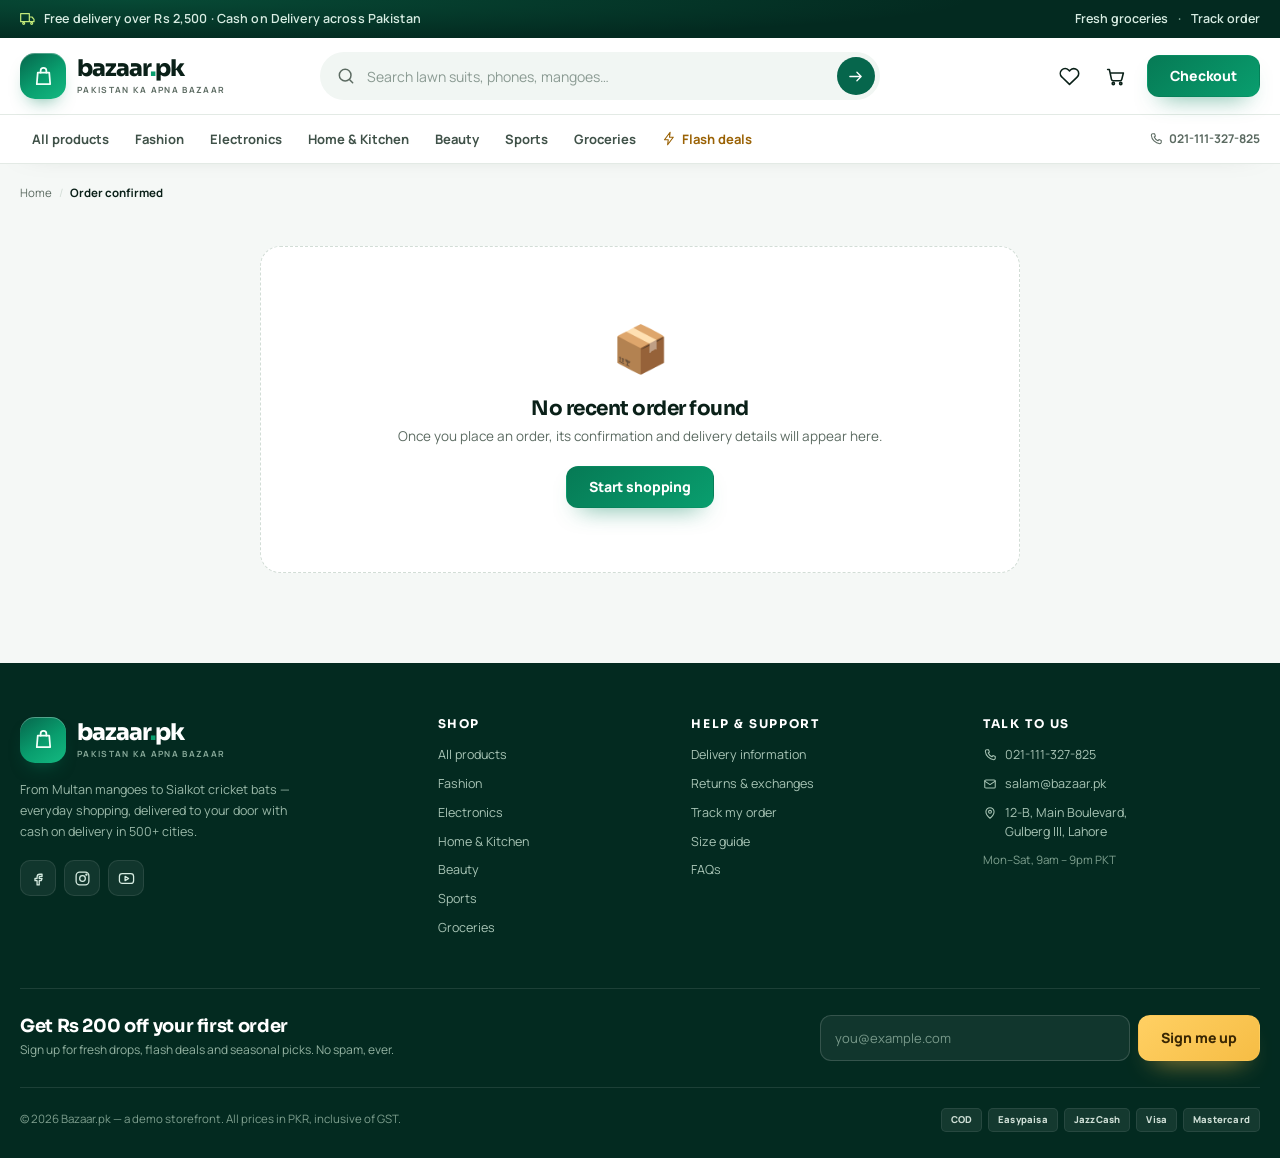
<file: order-success.html>
<!DOCTYPE html>
<html lang="en-PK">
<head>
  <meta charset="UTF-8">
  <meta name="viewport" content="width=device-width, initial-scale=1">
  <title>Order confirmed — Bazaar.pk</title>
  <meta name="description" content="Your Bazaar.pk order is confirmed. Cash on delivery details and estimated delivery inside.">
  <meta name="robots" content="noindex">
  <meta name="theme-color" content="#054735">
  <link rel="icon" href="data:image/svg+xml,%3Csvg xmlns='http://www.w3.org/2000/svg' viewBox='0 0 64 64'%3E%3Crect width='64' height='64' rx='16' fill='%2307835c'/%3E%3Cpath d='M20 24h24l2 24H18l2-24Z' fill='none' stroke='%23fff' stroke-width='4'/%3E%3Cpath d='M26 24v-3a6 6 0 0 1 12 0v3' fill='none' stroke='%23c3ea7a' stroke-width='4'/%3E%3C/svg%3E">
  <link rel="preconnect" href="https://fonts.googleapis.com">
  <link rel="preconnect" href="https://fonts.gstatic.com" crossorigin>
  <link href="https://fonts.googleapis.com/css2?family=Manrope:wght@400;500;600;700;800&family=Sora:wght@600;700;800&display=swap" rel="stylesheet">
  <link rel="stylesheet" href="assets/css/style.css">
  <link rel="stylesheet" href="assets/css/pages.css">
</head>
<body data-page="success">
  <a class="skip-link" href="#main">Skip to content</a>
  <div id="site-header"></div>

  <main id="main">
    <div class="container">
      <nav class="breadcrumbs" aria-label="Breadcrumb">
        <a href="index.html">Home</a>
        <span class="sep" aria-hidden="true">/</span>
        <span aria-current="page">Order confirmed</span>
      </nav>

      <div class="success-wrap">
        <div class="empty-state" id="noOrder" hidden>
          <div class="empty-emoji">📦</div>
          <h2>No recent order found</h2>
          <p>Once you place an order, its confirmation and delivery details will appear here.</p>
          <a class="btn btn-primary" href="shop.html">Start shopping</a>
        </div>

        <div class="success-card" id="successCard">
          <div class="success-check">
            <svg class="icon" viewBox="0 0 24 24" fill="none" stroke="currentColor" stroke-width="2.2" stroke-linecap="round" stroke-linejoin="round" aria-hidden="true"><path d="m5 12 4 4L19 6"/></svg>
          </div>
          <div class="eyebrow">Order confirmed</div>
          <h1>Shukriya, <span id="successName">friend</span>!</h1>
          <p>Your order is confirmed and being packed with care. We'll text you tracking updates as it moves.</p>
          <div class="order-number">Order number <strong id="orderNumber">—</strong></div>

          <div class="cod-note" id="codNote" hidden></div>

          <div class="order-detail-grid">
            <div class="order-detail">
              <span>
                <svg class="icon" viewBox="0 0 24 24" fill="none" stroke="currentColor" stroke-width="1.8" stroke-linecap="round" stroke-linejoin="round" aria-hidden="true"><path d="M12 21s7-5.5 7-11a7 7 0 1 0-14 0c0 5.5 7 11 7 11Z"/><circle cx="12" cy="10" r="2.5"/></svg>
                Delivering to
              </span>
              <strong id="deliveryAddress">—</strong>
              <small id="deliveryCity"></small>
            </div>
            <div class="order-detail">
              <span>
                <svg class="icon" viewBox="0 0 24 24" fill="none" stroke="currentColor" stroke-width="1.8" stroke-linecap="round" stroke-linejoin="round" aria-hidden="true"><path d="M6.5 3h3l1.5 4-2 1.5a12 12 0 0 0 6.5 6.5l1.5-2 4 1.5v3A2.5 2.5 0 0 1 18.5 20 16 16 0 0 1 4 5.5 2.5 2.5 0 0 1 6.5 3Z"/></svg>
                Contact
              </span>
              <strong id="contactName">—</strong>
              <small id="contactPhone"></small>
            </div>
            <div class="order-detail">
              <span>
                <svg class="icon" viewBox="0 0 24 24" fill="none" stroke="currentColor" stroke-width="1.8" stroke-linecap="round" stroke-linejoin="round" aria-hidden="true"><rect x="2" y="5" width="20" height="14" rx="2"/><path d="M2 10h20"/></svg>
                Payment
              </span>
              <strong id="paymentMethod">—</strong>
              <small id="paymentNote"></small>
            </div>
            <div class="order-detail">
              <span>
                <svg class="icon" viewBox="0 0 24 24" fill="none" stroke="currentColor" stroke-width="1.8" stroke-linecap="round" stroke-linejoin="round" aria-hidden="true"><path d="M1 4h13v12H1zM14 9h4l3 3.5V16h-7z"/><circle cx="5.5" cy="18.5" r="1.5"/><circle cx="17.5" cy="18.5" r="1.5"/></svg>
                Estimated delivery
              </span>
              <strong id="etaDate">—</strong>
              <small id="deliveryMethod"></small>
            </div>
          </div>

          <div class="success-items" id="successItems"></div>
          <div class="success-total">
            <span>Order total <span class="muted" id="successItemCount" style="font-weight:500"></span></span>
            <strong id="successTotal">Rs 0</strong>
          </div>

          <div class="success-actions">
            <a class="btn btn-primary" href="shop.html">Continue shopping</a>
            <button class="btn btn-outline" type="button" id="printOrder">
              <svg class="icon" viewBox="0 0 24 24" fill="none" stroke="currentColor" stroke-width="1.8" stroke-linecap="round" stroke-linejoin="round" aria-hidden="true"><path d="M6 9V2h12v7M6 18H4a2 2 0 0 1-2-2v-5a2 2 0 0 1 2-2h16a2 2 0 0 1 2 2v5a2 2 0 0 1-2 2h-2"/><path d="M6 14h12v8H6z"/></svg>
              Print receipt
            </button>
          </div>
          <p class="success-help">
            Questions about this order? Call <a href="tel:+922111327825">021-111-327-825</a> or
            <a href="#" data-demo="WhatsApp support">WhatsApp us</a> with your order number.
            <span id="placedAt" style="display:block;margin-top:6px"></span>
          </p>
        </div>
      </div>
    </div>
  </main>

  <div id="site-footer"></div>
  <div id="toast-root" class="toast-root" aria-live="polite"></div>

  <script src="assets/js/data.js" defer></script>
  <script src="assets/js/app.js" defer></script>
  <script src="assets/js/success.js" defer></script>
</body>
</html>
</file>
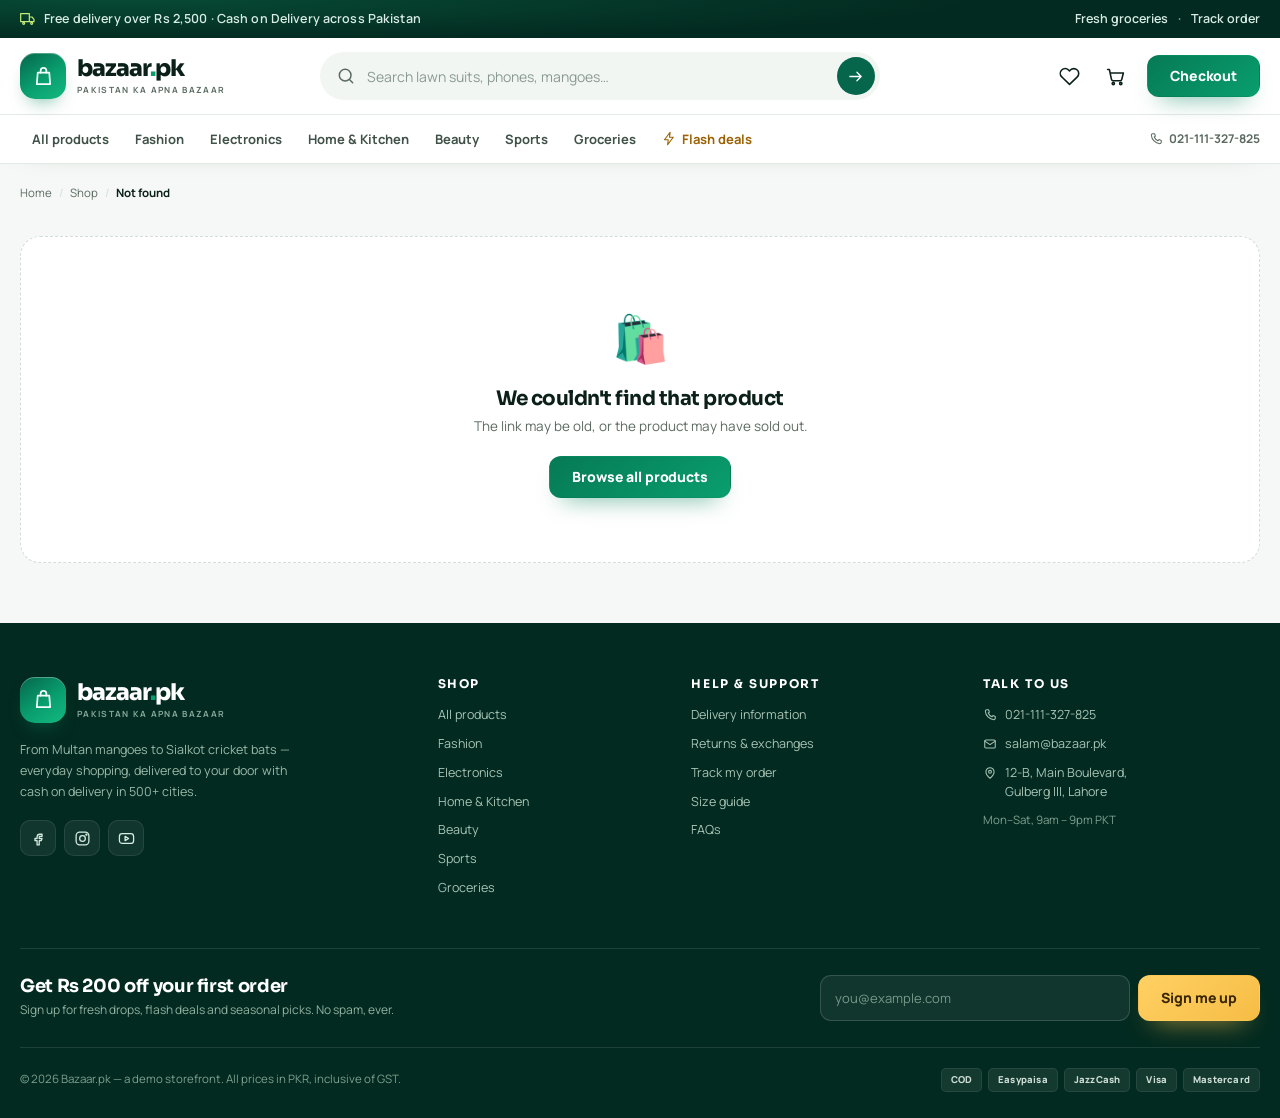
<file: product.html>
<!DOCTYPE html>
<html lang="en-PK">
<head>
  <meta charset="UTF-8">
  <meta name="viewport" content="width=device-width, initial-scale=1">
  <title>Product — Bazaar.pk</title>
  <meta name="description" content="View product details, sizes, delivery estimates and reviews on Bazaar.pk.">
  <meta name="theme-color" content="#054735">
  <link rel="icon" href="data:image/svg+xml,%3Csvg xmlns='http://www.w3.org/2000/svg' viewBox='0 0 64 64'%3E%3Crect width='64' height='64' rx='16' fill='%2307835c'/%3E%3Cpath d='M20 24h24l2 24H18l2-24Z' fill='none' stroke='%23fff' stroke-width='4'/%3E%3Cpath d='M26 24v-3a6 6 0 0 1 12 0v3' fill='none' stroke='%23c3ea7a' stroke-width='4'/%3E%3C/svg%3E">
  <link rel="preconnect" href="https://fonts.googleapis.com">
  <link rel="preconnect" href="https://fonts.gstatic.com" crossorigin>
  <link href="https://fonts.googleapis.com/css2?family=Manrope:wght@400;500;600;700;800&family=Sora:wght@600;700;800&display=swap" rel="stylesheet">
  <link rel="stylesheet" href="assets/css/style.css">
  <link rel="stylesheet" href="assets/css/pages.css">
</head>
<body data-page="product">
  <a class="skip-link" href="#main">Skip to content</a>
  <div id="site-header"></div>

  <main id="main">
    <div class="container">
      <nav class="breadcrumbs" id="productCrumbs" aria-label="Breadcrumb">
        <a href="index.html">Home</a>
        <span class="sep" aria-hidden="true">/</span>
        <a href="shop.html">Shop</a>
        <span class="sep" aria-hidden="true">/</span>
        <span aria-current="page">Product</span>
      </nav>

      <div id="productDetail" aria-live="polite"></div>

      <section class="related" id="relatedSection" hidden>
        <div class="section-head">
          <div>
            <span class="section-eyebrow">You may also like</span>
            <h2>Pairs well with this</h2>
          </div>
          <a class="section-link" href="shop.html">Browse all <svg class="icon" viewBox="0 0 24 24" fill="none" stroke="currentColor" stroke-width="2" stroke-linecap="round" stroke-linejoin="round" aria-hidden="true"><path d="M4 12h16M14 6l6 6-6 6"/></svg></a>
        </div>
        <div class="product-grid" id="relatedGrid"></div>
      </section>
    </div>
  </main>

  <div id="site-footer"></div>
  <div id="toast-root" class="toast-root" aria-live="polite"></div>

  <script src="assets/js/data.js" defer></script>
  <script src="assets/js/app.js" defer></script>
  <script src="assets/js/product.js" defer></script>
</body>
</html>
</file>
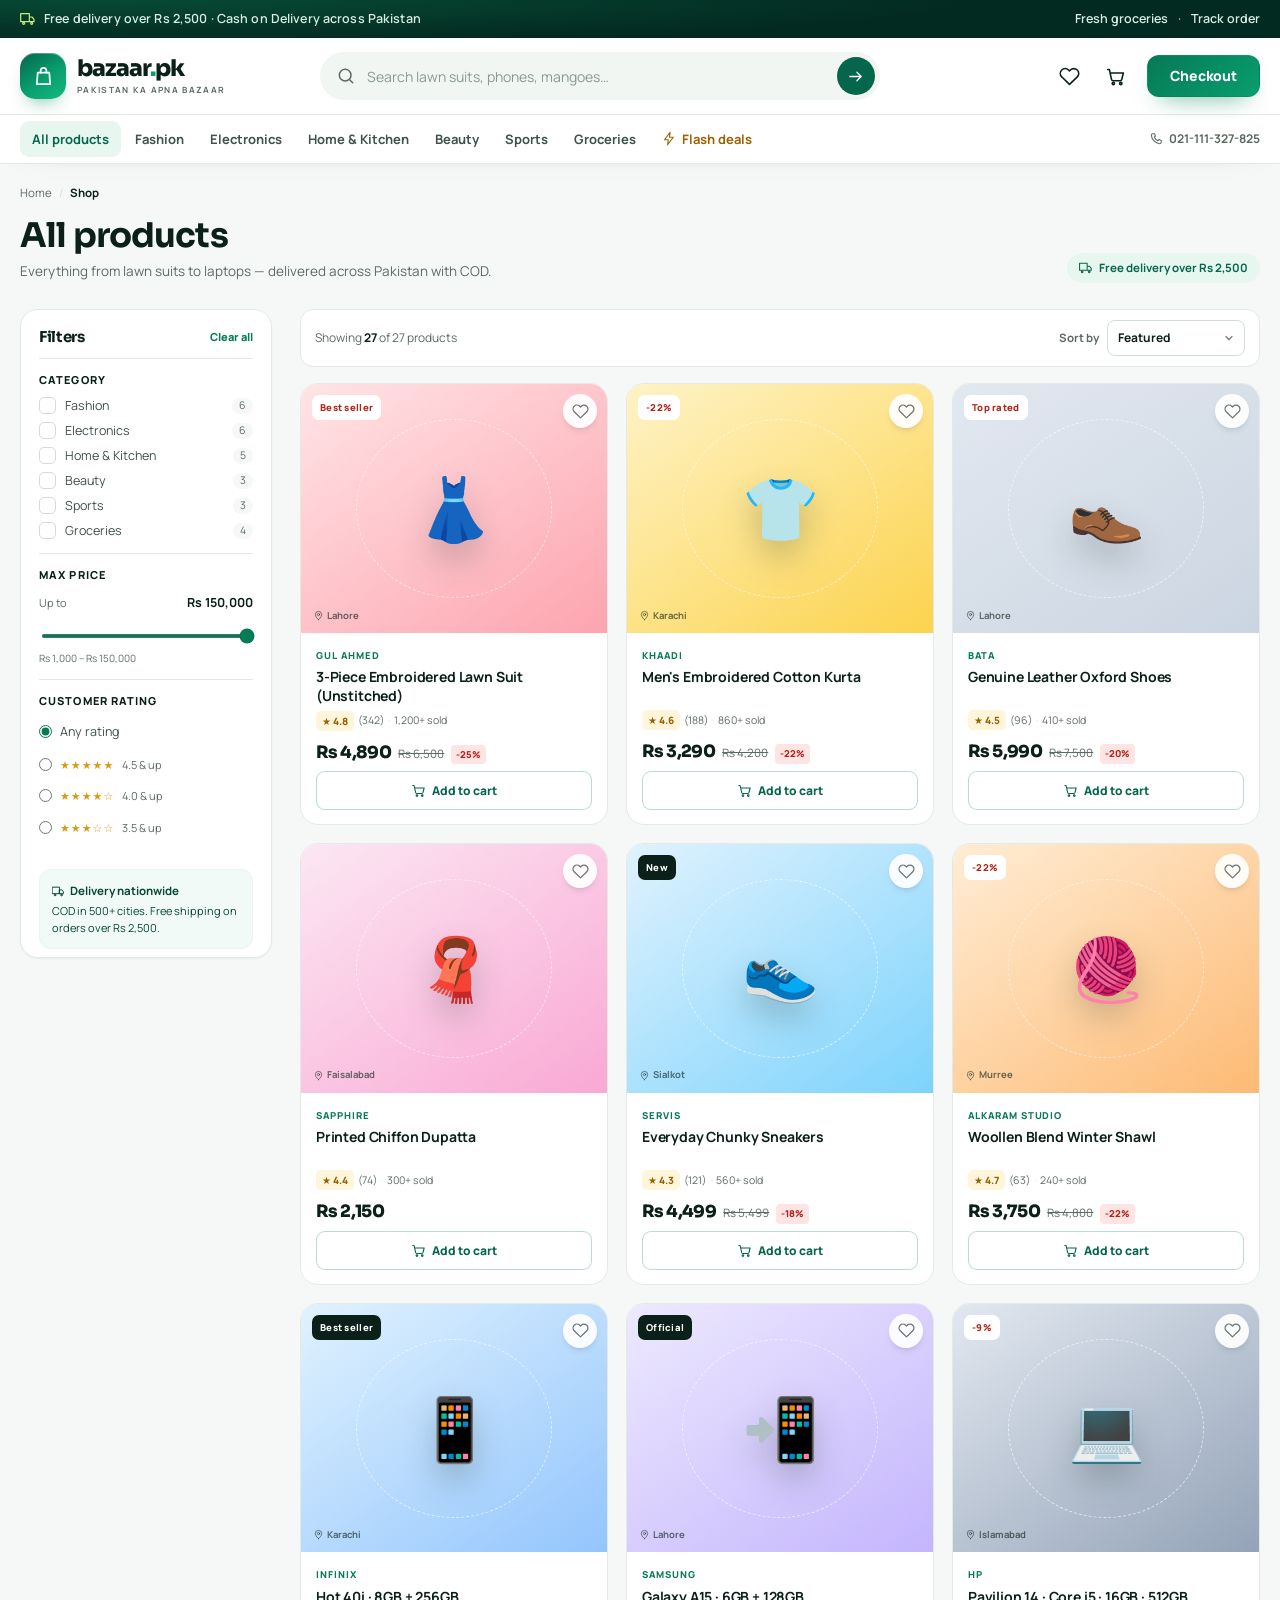
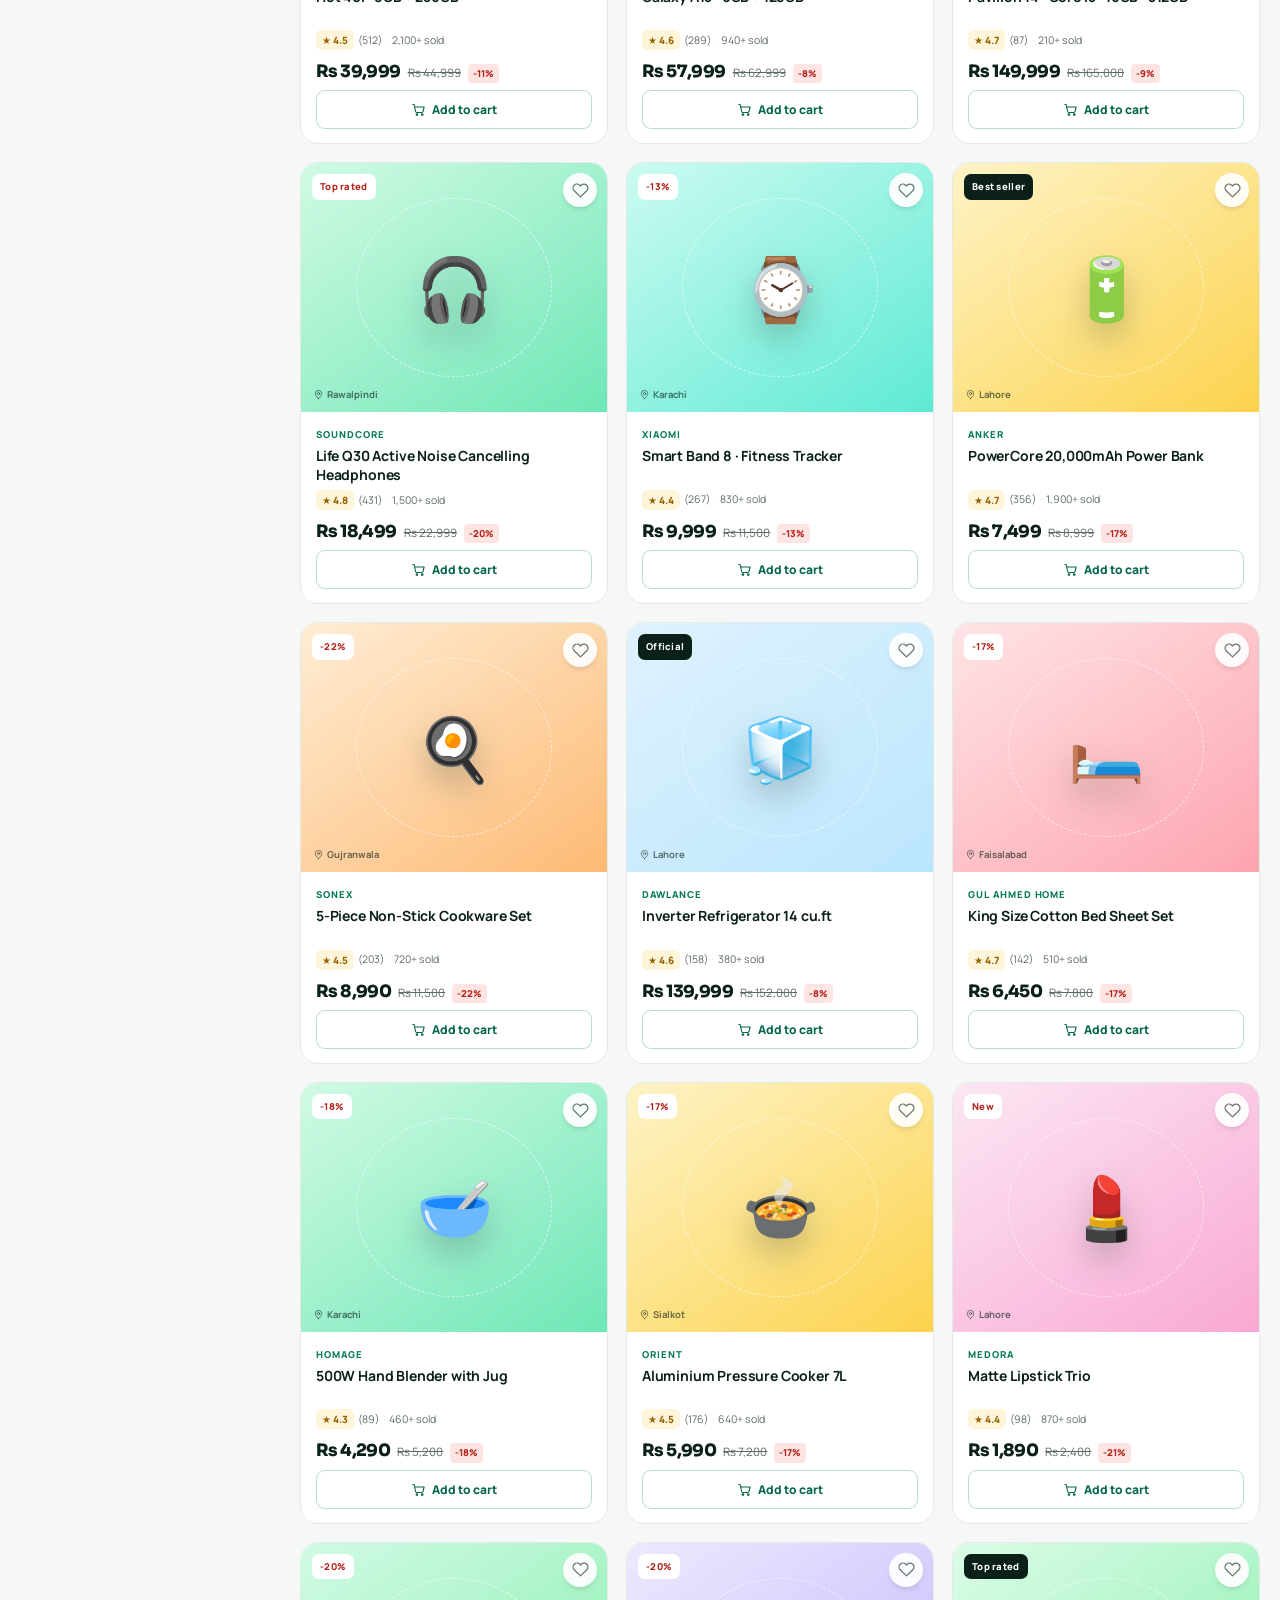
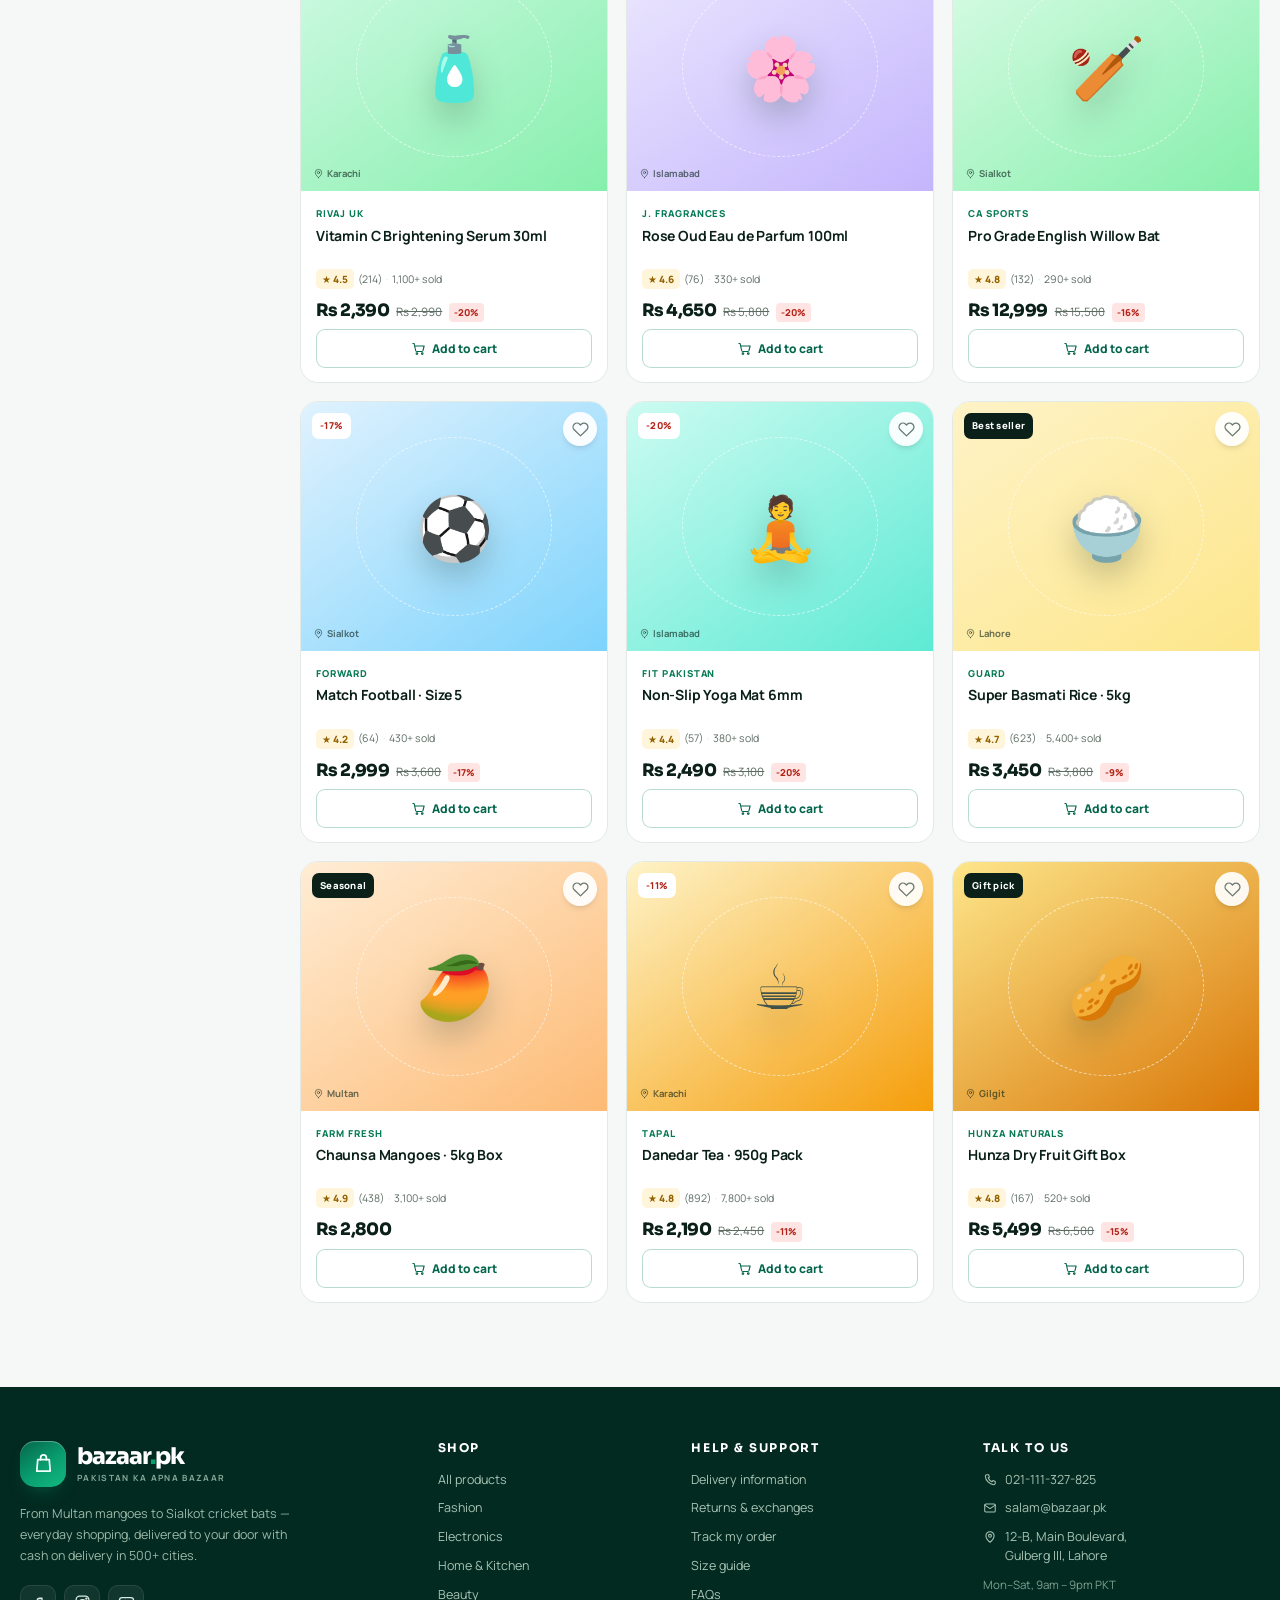
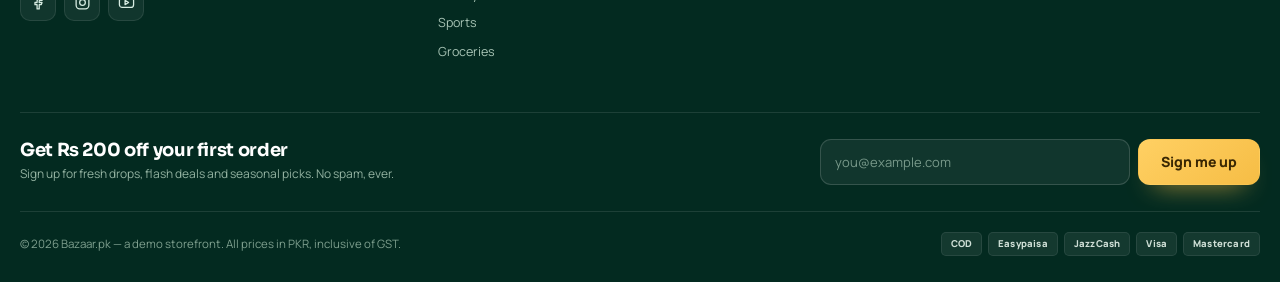
<file: shop.html>
<!DOCTYPE html>
<html lang="en-PK">
<head>
  <meta charset="UTF-8">
  <meta name="viewport" content="width=device-width, initial-scale=1">
  <title>Shop All Products — Bazaar.pk</title>
  <meta name="description" content="Browse fashion, electronics, home, beauty, sports and groceries. Filter by category, price and rating with cash on delivery across Pakistan.">
  <meta name="theme-color" content="#054735">
  <link rel="icon" href="data:image/svg+xml,%3Csvg xmlns='http://www.w3.org/2000/svg' viewBox='0 0 64 64'%3E%3Crect width='64' height='64' rx='16' fill='%2307835c'/%3E%3Cpath d='M20 24h24l2 24H18l2-24Z' fill='none' stroke='%23fff' stroke-width='4'/%3E%3Cpath d='M26 24v-3a6 6 0 0 1 12 0v3' fill='none' stroke='%23c3ea7a' stroke-width='4'/%3E%3C/svg%3E">
  <link rel="preconnect" href="https://fonts.googleapis.com">
  <link rel="preconnect" href="https://fonts.gstatic.com" crossorigin>
  <link href="https://fonts.googleapis.com/css2?family=Manrope:wght@400;500;600;700;800&family=Sora:wght@600;700;800&display=swap" rel="stylesheet">
  <link rel="stylesheet" href="assets/css/style.css">
  <link rel="stylesheet" href="assets/css/pages.css">
</head>
<body data-page="shop">
  <a class="skip-link" href="#main">Skip to content</a>
  <div id="site-header"></div>

  <main id="main">
    <div class="container">
      <nav class="breadcrumbs" aria-label="Breadcrumb">
        <a href="index.html">Home</a>
        <span class="sep" aria-hidden="true">/</span>
        <span aria-current="page">Shop</span>
      </nav>

      <div class="page-head">
        <div>
          <h1 id="shopTitle">All products</h1>
          <p id="shopSubtitle">Everything from lawn suits to laptops — delivered across Pakistan with COD.</p>
        </div>
        <span class="head-note" id="shopCountChip">
          <svg class="icon" viewBox="0 0 24 24" fill="none" stroke="currentColor" stroke-width="1.8" stroke-linecap="round" stroke-linejoin="round" aria-hidden="true"><path d="M1 4h13v12H1zM14 9h4l3 3.5V16h-7z"/><circle cx="5.5" cy="18.5" r="1.5"/><circle cx="17.5" cy="18.5" r="1.5"/></svg>
          Free delivery over Rs 2,500
        </span>
      </div>

      <div class="shop-layout">
        <aside class="filters" id="filters" aria-label="Product filters">
          <div class="filters-head">
            <h2>Filters</h2>
            <button class="clear-filters" type="button" id="clearFilters">Clear all</button>
          </div>

          <div class="filter-group">
            <h3>Category</h3>
            <div class="filter-list" id="categoryFilters"></div>
          </div>

          <div class="filter-group">
            <h3>Max price</h3>
            <div class="price-readout"><span>Up to</span><strong id="priceReadout">Rs 150,000</strong></div>
            <label class="sr-only" for="priceRange">Maximum price</label>
            <input type="range" id="priceRange" min="1000" max="150000" step="500" value="150000">
            <div class="field-hint" style="margin-top:6px">Rs 1,000 – Rs 150,000</div>
          </div>

          <div class="filter-group">
            <h3>Customer rating</h3>
            <div class="filter-list" id="ratingFilters">
              <label class="rating-row"><input type="radio" name="rating" value="0" checked> <span>Any rating</span></label>
              <label class="rating-row"><input type="radio" name="rating" value="4.5"> <span class="stars" aria-hidden="true">★★★★★</span> <span class="and-up">4.5 &amp; up</span></label>
              <label class="rating-row"><input type="radio" name="rating" value="4"> <span class="stars" aria-hidden="true">★★★★☆</span> <span class="and-up">4.0 &amp; up</span></label>
              <label class="rating-row"><input type="radio" name="rating" value="3.5"> <span class="stars" aria-hidden="true">★★★☆☆</span> <span class="and-up">3.5 &amp; up</span></label>
            </div>
          </div>

          <div class="filter-help">
            <strong>
              <svg class="icon" viewBox="0 0 24 24" fill="none" stroke="currentColor" stroke-width="1.8" stroke-linecap="round" stroke-linejoin="round" aria-hidden="true"><path d="M1 4h13v12H1zM14 9h4l3 3.5V16h-7z"/><circle cx="5.5" cy="18.5" r="1.5"/><circle cx="17.5" cy="18.5" r="1.5"/></svg>
              Delivery nationwide
            </strong>
            COD in 500+ cities. Free shipping on orders over Rs 2,500.
          </div>
        </aside>

        <section class="shop-content" aria-label="Products">
          <div class="shop-toolbar">
            <button class="btn btn-outline btn-sm filter-toggle" type="button" id="filterToggle" aria-expanded="false" aria-controls="filters">
              <svg class="icon" viewBox="0 0 24 24" fill="none" stroke="currentColor" stroke-width="1.8" stroke-linecap="round" stroke-linejoin="round" aria-hidden="true"><path d="M4 6h16M7 12h10M10 18h4"/></svg>
              Filters <span id="filterCount" hidden></span>
            </button>
            <p class="results-note" id="resultsNote" aria-live="polite">Showing all products</p>
            <div class="toolbar-right">
              <label class="sort-label" for="sortSelect">Sort by</label>
              <select class="sort-select" id="sortSelect">
                <option value="featured">Featured</option>
                <option value="price-asc">Price: low to high</option>
                <option value="price-desc">Price: high to low</option>
                <option value="rating">Highest rated</option>
                <option value="discount">Biggest discount</option>
                <option value="popular">Best selling</option>
              </select>
            </div>
          </div>

          <div class="search-summary" id="searchSummary" hidden></div>
          <div class="active-chips" id="activeChips" hidden></div>

          <div class="product-grid" id="shopGrid" aria-live="polite"></div>
        </section>
      </div>
    </div>
  </main>

  <div id="site-footer"></div>
  <div id="toast-root" class="toast-root" aria-live="polite"></div>

  <script src="assets/js/data.js" defer></script>
  <script src="assets/js/app.js" defer></script>
  <script src="assets/js/shop.js" defer></script>
</body>
</html>
</file>
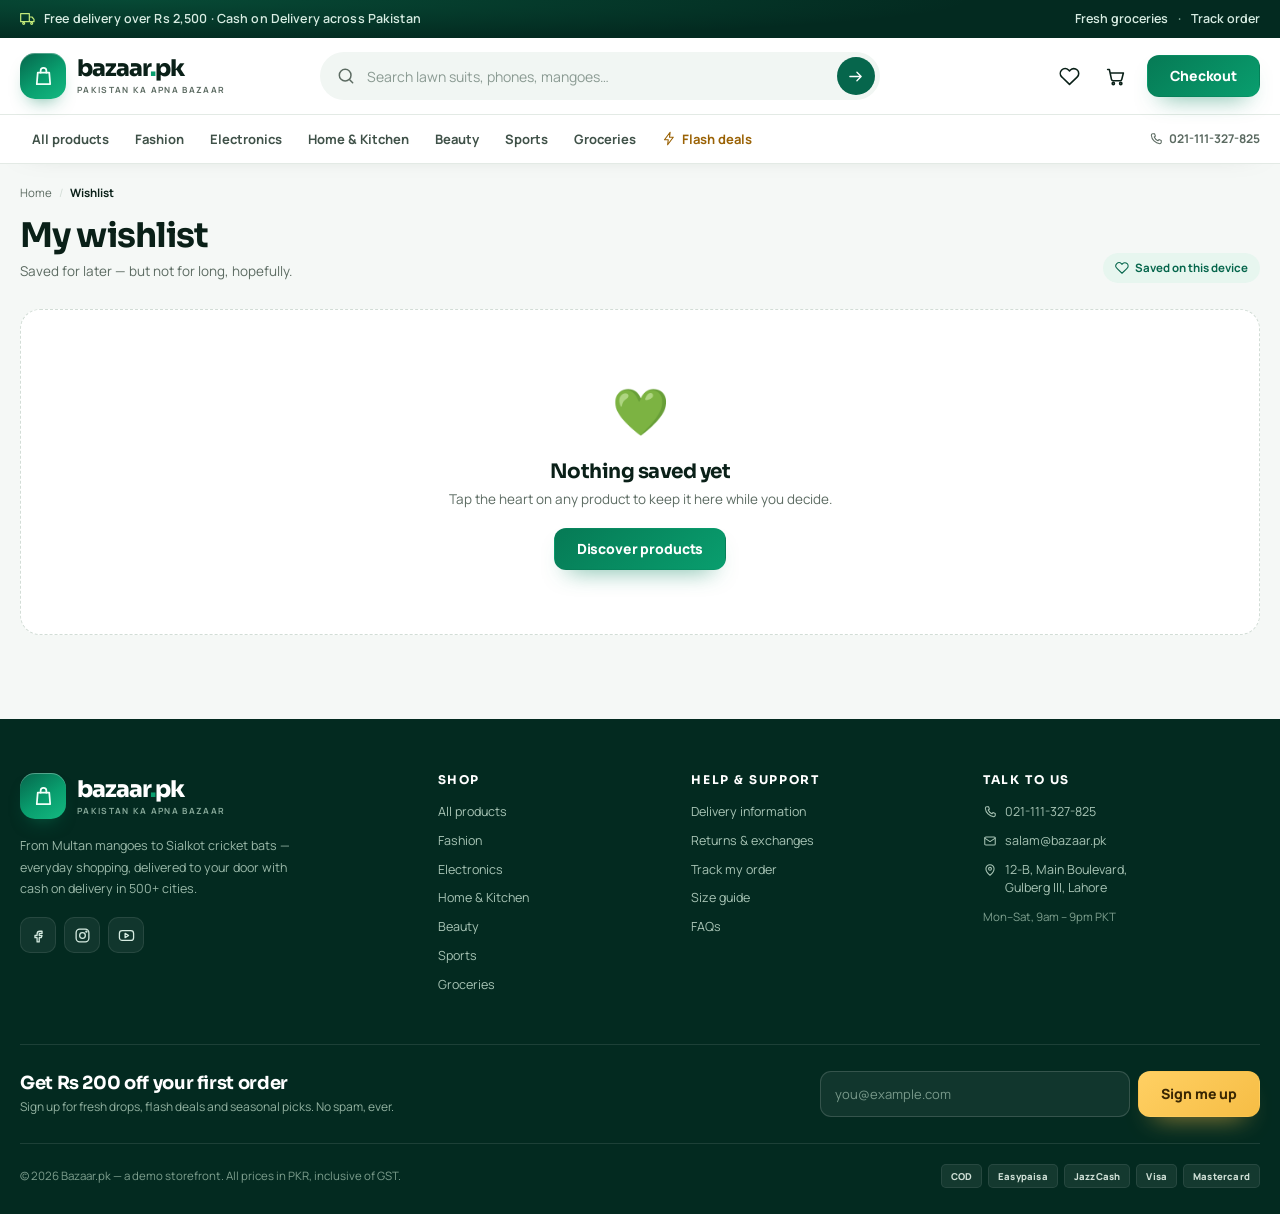
<file: wishlist.html>
<!DOCTYPE html>
<html lang="en-PK">
<head>
  <meta charset="UTF-8">
  <meta name="viewport" content="width=device-width, initial-scale=1">
  <title>My Wishlist — Bazaar.pk</title>
  <meta name="description" content="Your saved products on Bazaar.pk. Add them to your cart whenever you're ready.">
  <meta name="theme-color" content="#054735">
  <link rel="icon" href="data:image/svg+xml,%3Csvg xmlns='http://www.w3.org/2000/svg' viewBox='0 0 64 64'%3E%3Crect width='64' height='64' rx='16' fill='%2307835c'/%3E%3Cpath d='M20 24h24l2 24H18l2-24Z' fill='none' stroke='%23fff' stroke-width='4'/%3E%3Cpath d='M26 24v-3a6 6 0 0 1 12 0v3' fill='none' stroke='%23c3ea7a' stroke-width='4'/%3E%3C/svg%3E">
  <link rel="preconnect" href="https://fonts.googleapis.com">
  <link rel="preconnect" href="https://fonts.gstatic.com" crossorigin>
  <link href="https://fonts.googleapis.com/css2?family=Manrope:wght@400;500;600;700;800&family=Sora:wght@600;700;800&display=swap" rel="stylesheet">
  <link rel="stylesheet" href="assets/css/style.css">
  <link rel="stylesheet" href="assets/css/pages.css">
</head>
<body data-page="wishlist">
  <a class="skip-link" href="#main">Skip to content</a>
  <div id="site-header"></div>

  <main id="main">
    <div class="container">
      <nav class="breadcrumbs" aria-label="Breadcrumb">
        <a href="index.html">Home</a>
        <span class="sep" aria-hidden="true">/</span>
        <span aria-current="page">Wishlist</span>
      </nav>

      <div class="page-head">
        <div>
          <h1>My wishlist</h1>
          <p id="wishlistSubtitle">Saved for later — but not for long, hopefully.</p>
        </div>
        <span class="head-note">
          <svg class="icon" viewBox="0 0 24 24" fill="none" stroke="currentColor" stroke-width="1.8" stroke-linecap="round" stroke-linejoin="round" aria-hidden="true"><path d="M20.8 4.6a5.5 5.5 0 0 0-7.8 0L12 5.7l-1.1-1.1a5.5 5.5 0 0 0-7.8 7.8l1.1 1.1L12 21l7.8-7.5 1.1-1.1a5.5 5.5 0 0 0 0-7.8Z"/></svg>
          Saved on this device
        </span>
      </div>

      <div class="wishlist-layout">
        <div class="wishlist-toolbar" id="wishlistToolbar">
          <p id="wishlistCountText">0 products saved</p>
          <div style="display:flex;gap:8px;flex-wrap:wrap">
            <button class="btn btn-outline btn-sm" type="button" id="clearWishlist">Clear wishlist</button>
            <button class="btn btn-primary btn-sm" type="button" id="addAll">
              <svg class="icon" viewBox="0 0 24 24" fill="none" stroke="currentColor" stroke-width="1.8" stroke-linecap="round" stroke-linejoin="round" aria-hidden="true"><path d="M3 4h2l2.4 11.2a2 2 0 0 0 2 1.6h7.8a2 2 0 0 0 2-1.6L21 8H6"/><circle cx="9.5" cy="20" r="1.3"/><circle cx="18" cy="20" r="1.3"/></svg>
              Add all to cart
            </button>
          </div>
        </div>

        <div class="product-grid" id="wishlistGrid" aria-live="polite"></div>

        <div class="empty-state" id="wishlistEmpty" hidden>
          <div class="empty-emoji">💚</div>
          <h2>Nothing saved yet</h2>
          <p>Tap the heart on any product to keep it here while you decide.</p>
          <a class="btn btn-primary" href="shop.html">Discover products</a>
        </div>
      </div>
    </div>
  </main>

  <div id="site-footer"></div>
  <div id="toast-root" class="toast-root" aria-live="polite"></div>

  <script src="assets/js/data.js" defer></script>
  <script src="assets/js/app.js" defer></script>
  <script src="assets/js/wishlist.js" defer></script>
</body>
</html>
</file>
<file: assets/css/style.css>
/* ============================================================
   Bazaar.pk — core styles
   ============================================================ */

:root {
  --green-950: #032a20;
  --green-900: #054735;
  --green-800: #06664c;
  --green-700: #067a55;
  --green-600: #099e6e;
  --green-500: #14b981;
  --green-100: #e7f6ef;
  --green-50: #f1faf6;
  --lime: #c3ea7a;
  --lime-soft: #eaf8cf;
  --gold: #f6bd45;
  --gold-deep: #d99a1b;
  --gold-soft: #fff5da;
  --ink: #0a2018;
  --body: #3f5148;
  --muted: #5c6b62;
  --line: #e3eae5;
  --line-strong: #d2ddd6;
  --bg: #f5f8f6;
  --card: #ffffff;
  --red: #d92d20;
  --rose: #e11d48;
  --radius-lg: 26px;
  --radius: 18px;
  --radius-sm: 12px;
  --shadow-xs: 0 1px 2px rgba(5, 40, 28, 0.05);
  --shadow-sm: 0 6px 18px -12px rgba(5, 40, 28, 0.25);
  --shadow-md: 0 24px 48px -28px rgba(5, 40, 28, 0.3);
  --shadow-lg: 0 40px 80px -40px rgba(5, 40, 28, 0.45);
  --font-body: "Manrope", "Segoe UI", system-ui, -apple-system, sans-serif;
  --font-display: "Sora", "Manrope", "Segoe UI", system-ui, sans-serif;
  --header-height: 78px;
}

*,
*::before,
*::after { box-sizing: border-box; }

html { scroll-behavior: smooth; }

body {
  margin: 0;
  font-family: var(--font-body);
  font-size: 15px;
  line-height: 1.6;
  color: var(--body);
  background: var(--bg);
  -webkit-font-smoothing: antialiased;
  text-rendering: optimizeLegibility;
}

img { max-width: 100%; display: block; }
a { color: inherit; text-decoration: none; }
button, input, select, textarea { font: inherit; color: inherit; }
button { cursor: pointer; }
h1, h2, h3, h4, h5 {
  font-family: var(--font-display);
  color: var(--ink);
  line-height: 1.15;
  letter-spacing: -0.025em;
  margin: 0 0 0.5em;
  font-weight: 700;
}
p { margin: 0 0 1em; }
ul, ol { margin: 0; padding: 0; list-style: none; }

::selection { background: var(--lime); color: var(--green-950); }

:focus-visible {
  outline: 3px solid rgba(9, 158, 110, 0.45);
  outline-offset: 2px;
  border-radius: 4px;
}

.icon { width: 20px; height: 20px; flex: none; }

.container {
  width: min(1240px, 100% - 40px);
  margin-inline: auto;
}

.sr-only {
  position: absolute;
  width: 1px; height: 1px;
  padding: 0; margin: -1px;
  overflow: hidden;
  clip: rect(0 0 0 0);
  white-space: nowrap;
  border: 0;
}

.skip-link {
  position: absolute;
  left: 16px; top: -80px;
  z-index: 300;
  background: var(--green-900);
  color: #fff;
  padding: 10px 18px;
  border-radius: 0 0 12px 12px;
  transition: top 0.2s ease;
}
.skip-link:focus { top: 0; }

.muted { color: var(--muted); }
.text-green { color: var(--green-700); }
.desktop-only { display: inline-flex; }
[hidden] { display: none !important; }

/* ---------------- buttons ---------------- */
.btn {
  display: inline-flex;
  align-items: center;
  justify-content: center;
  gap: 9px;
  font-family: var(--font-body);
  font-size: 14px;
  font-weight: 800;
  letter-spacing: -0.01em;
  line-height: 1;
  padding: 13px 22px;
  border-radius: 12px;
  border: 1px solid transparent;
  white-space: nowrap;
  transition: transform 0.18s ease, background 0.18s ease, box-shadow 0.18s ease, color 0.18s ease;
}
.btn:hover { transform: translateY(-1px); }
.btn:active { transform: translateY(0); }
.btn .icon { width: 18px; height: 18px; }

.btn-primary {
  background: linear-gradient(140deg, var(--green-700), var(--green-600));
  color: #fff;
  box-shadow: 0 12px 24px -14px rgba(7, 131, 92, 0.8);
}
.btn-primary:hover { background: linear-gradient(140deg, var(--green-800), var(--green-700)); }

.btn-amber {
  background: linear-gradient(140deg, #ffd063, var(--gold));
  color: #3a2703;
  box-shadow: 0 14px 26px -16px rgba(246, 189, 69, 0.9);
}
.btn-amber:hover { background: var(--gold); }

.btn-outline {
  background: #fff;
  border-color: var(--line-strong);
  color: var(--ink);
}
.btn-outline:hover { border-color: var(--green-700); color: var(--green-800); }

.btn-ghost {
  background: rgba(255, 255, 255, 0.07);
  border-color: rgba(255, 255, 255, 0.24);
  color: #fff;
}
.btn-ghost:hover { background: rgba(255, 255, 255, 0.14); }

.btn-sm { padding: 10px 16px; font-size: 13px; border-radius: 10px; }
.btn-lg { padding: 16px 28px; font-size: 15px; border-radius: 14px; }
.btn-block { width: 100%; }

.icon-btn {
  position: relative;
  width: 44px;
  height: 44px;
  display: inline-flex;
  align-items: center;
  justify-content: center;
  border: 1px solid transparent;
  background: transparent;
  border-radius: 50%;
  color: var(--ink);
  transition: background 0.18s ease, color 0.18s ease;
}
.icon-btn:hover { background: var(--green-100); color: var(--green-800); }
.icon-btn .icon { width: 21px; height: 21px; }

.badge-count {
  position: absolute;
  top: 1px; right: 0;
  min-width: 18px;
  height: 18px;
  padding: 0 5px;
  border-radius: 999px;
  background: var(--gold);
  border: 2px solid #fff;
  color: #382500;
  font-size: 10px;
  font-weight: 800;
  line-height: 14px;
  display: grid;
  place-items: center;
}
.badge-count[hidden] { display: none; }

/* ---------------- announcement + header ---------------- */
.announcement {
  background:
    radial-gradient(120% 200% at 10% 0%, rgba(20, 185, 129, 0.22), transparent 55%),
    var(--green-950);
  color: #d7ece2;
  font-size: 12.5px;
  font-weight: 600;
}
.announcement-inner {
  display: flex;
  align-items: center;
  justify-content: space-between;
  gap: 16px;
  min-height: 38px;
  padding-block: 6px;
}
.announcement p {
  margin: 0;
  display: flex;
  align-items: center;
  gap: 8px;
  letter-spacing: 0.01em;
}
.announcement p .icon { width: 16px; height: 16px; color: var(--lime); }
.announcement-links { display: flex; align-items: center; gap: 10px; color: #9cc0b1; }
.announcement-links a { color: #d7ece2; }
.announcement-links a:hover { color: var(--lime); }

.site-header {
  position: sticky;
  top: 0;
  z-index: 100;
  background: rgba(255, 255, 255, 0.94);
  backdrop-filter: blur(14px);
  border-bottom: 1px solid var(--line);
  box-shadow: 0 10px 30px -32px rgba(5, 40, 28, 0.5);
}
.header-main {
  display: flex;
  align-items: center;
  gap: 22px;
  padding-block: 14px;
}
.logo {
  display: flex;
  align-items: center;
  gap: 11px;
  flex: none;
}
.logo-mark {
  width: 46px;
  height: 46px;
  border-radius: 15px;
  display: grid;
  place-items: center;
  color: #f3fff9;
  background: linear-gradient(145deg, var(--green-800), var(--green-600) 55%, var(--green-500));
  box-shadow: inset 0 1px 0 rgba(255, 255, 255, 0.3), 0 10px 20px -12px rgba(7, 131, 92, 0.9);
}
.logo-mark .icon { width: 23px; height: 23px; }
.logo-text { display: flex; flex-direction: column; line-height: 1; }
.logo-text strong {
  font-family: var(--font-display);
  font-size: 23px;
  font-weight: 800;
  letter-spacing: -0.045em;
  color: var(--ink);
}
.logo-text strong span { color: var(--green-600); }
.logo-text small {
  margin-top: 6px;
  font-size: 8.5px;
  font-weight: 700;
  letter-spacing: 0.155em;
  text-transform: uppercase;
  color: var(--muted);
}

.search {
  position: relative;
  flex: 1;
  max-width: 560px;
  margin-inline: auto;
}
.search input {
  width: 100%;
  height: 48px;
  border-radius: 999px;
  border: 1.5px solid transparent;
  background: #f1f6f3;
  padding: 0 52px 0 46px;
  font-size: 14px;
  color: var(--ink);
  transition: background 0.18s ease, border-color 0.18s ease, box-shadow 0.18s ease;
}
.search input::placeholder { color: #8a9a92; }
.search input:focus {
  outline: none;
  background: #fff;
  border-color: var(--green-600);
  box-shadow: 0 0 0 4px rgba(9, 158, 110, 0.12);
}
.search-icon {
  position: absolute;
  left: 16px;
  top: 50%;
  transform: translateY(-50%);
  color: var(--muted);
  display: flex;
}
.search-btn {
  position: absolute;
  right: 5px;
  top: 50%;
  transform: translateY(-50%);
  width: 38px;
  height: 38px;
  border: 0;
  border-radius: 50%;
  display: grid;
  place-items: center;
  background: var(--green-800);
  color: #fff;
  transition: background 0.18s ease;
}
.search-btn:hover { background: var(--green-950); }
.search-btn .icon { width: 17px; height: 17px; }

.header-actions {
  display: flex;
  align-items: center;
  gap: 2px;
  margin-left: auto;
  flex: none;
}
.header-checkout { margin-left: 8px; }
.menu-btn { display: none; }

.main-nav { border-top: 1px solid var(--line); }
.nav-inner {
  display: flex;
  align-items: center;
  gap: 2px;
  min-height: 48px;
}
.nav-link {
  display: inline-flex;
  align-items: center;
  gap: 5px;
  padding: 8px 12px;
  border-radius: 9px;
  font-size: 13px;
  font-weight: 700;
  color: var(--body);
  white-space: nowrap;
  transition: color 0.15s ease, background 0.15s ease;
}
.nav-link:hover { color: var(--green-800); background: var(--green-50); }
.nav-link.is-active { color: var(--green-800); background: var(--green-100); }
.nav-link .icon { width: 15px; height: 15px; }
.nav-deal { color: #9a6205; }
.nav-deal:hover { background: var(--gold-soft); color: #7c4d00; }
.nav-right {
  margin-left: auto;
  padding-left: 16px;
  display: flex;
  align-items: center;
}
.nav-right a {
  display: inline-flex;
  align-items: center;
  gap: 6px;
  font-size: 12px;
  font-weight: 700;
  color: var(--muted);
}
.nav-right a:hover { color: var(--green-800); }
.nav-right .icon { width: 14px; height: 14px; }

.mobile-nav {
  display: none;
  position: absolute;
  top: 100%;
  left: 0;
  right: 0;
  max-height: calc(100vh - 100px);
  overflow-y: auto;
  background: #fff;
  border-bottom: 1px solid var(--line);
  box-shadow: var(--shadow-md);
  padding: 12px 20px 24px;
}
.mobile-nav-head {
  display: flex;
  align-items: center;
  justify-content: space-between;
  padding: 6px 0 12px;
  font-size: 11px;
  font-weight: 800;
  letter-spacing: 0.14em;
  text-transform: uppercase;
  color: var(--muted);
  border-bottom: 1px solid var(--line);
  margin-bottom: 6px;
}
.mobile-nav > a {
  display: flex;
  align-items: center;
  justify-content: space-between;
  gap: 12px;
  padding: 13px 4px;
  font-weight: 700;
  font-size: 15px;
  color: var(--ink);
  border-bottom: 1px solid var(--line);
}
.mobile-nav > a:last-of-type { border-bottom: 0; }
.mobile-count {
  font-size: 11px;
  color: var(--muted);
  background: var(--green-50);
  border-radius: 999px;
  padding: 2px 9px;
}
.mobile-nav-foot {
  margin-top: 12px;
  padding-top: 16px;
  border-top: 1px solid var(--line);
  display: grid;
  gap: 10px;
}
.mobile-nav-foot a {
  display: inline-flex;
  align-items: center;
  gap: 8px;
  font-size: 13px;
  color: var(--muted);
}
.menu-open .mobile-nav { display: block; }

/* ---------------- hero ---------------- */
.hero { padding: 26px 0 6px; }
.hero-panel {
  position: relative;
  display: grid;
  grid-template-columns: 1.08fr 0.92fr;
  align-items: center;
  gap: 32px;
  padding: 54px 56px;
  border-radius: 30px;
  color: #fff;
  overflow: hidden;
  background:
    radial-gradient(80% 120% at 88% 0%, rgba(195, 234, 122, 0.22), transparent 55%),
    radial-gradient(70% 100% at 0% 100%, rgba(20, 185, 129, 0.3), transparent 60%),
    linear-gradient(135deg, #042f24 0%, #054735 55%, #065b42 100%);
  box-shadow: var(--shadow-lg);
  isolation: isolate;
}
.hero-panel::before,
.hero-panel::after {
  content: "";
  position: absolute;
  border-radius: 50%;
  pointer-events: none;
  z-index: -1;
}
.hero-panel::before {
  width: 340px; height: 340px;
  right: -100px; top: -140px;
  border: 1px solid rgba(255, 255, 255, 0.12);
  box-shadow: 0 0 0 50px rgba(255, 255, 255, 0.03), 0 0 0 100px rgba(255, 255, 255, 0.02);
}
.hero-panel::after {
  width: 220px; height: 220px;
  left: -120px; bottom: -130px;
  background: rgba(195, 234, 122, 0.1);
  filter: blur(2px);
}
.hero-content { max-width: 600px; }
.eyebrow-pill {
  display: inline-flex;
  align-items: center;
  gap: 8px;
  padding: 7px 14px;
  border-radius: 999px;
  border: 1px solid rgba(255, 255, 255, 0.22);
  background: rgba(255, 255, 255, 0.08);
  font-size: 11.5px;
  font-weight: 700;
  letter-spacing: 0.06em;
  text-transform: uppercase;
  color: #ddf3e8;
  margin-bottom: 22px;
}
.eyebrow-pill .dot {
  width: 6px; height: 6px;
  border-radius: 50%;
  background: var(--lime);
  box-shadow: 0 0 0 4px rgba(195, 234, 122, 0.18);
}
.hero h1 {
  font-size: clamp(34px, 4.3vw, 56px);
  color: #fff;
  letter-spacing: -0.04em;
  line-height: 1.04;
  margin-bottom: 18px;
}
.hero-highlight {
  position: relative;
  display: inline-block;
  color: var(--lime);
}
.hero-highlight::after {
  content: "";
  position: absolute;
  left: 2px; right: 0; bottom: 6px;
  height: 8px;
  border-radius: 99px;
  background: rgba(195, 234, 122, 0.18);
  z-index: -1;
}
.hero-lede {
  font-size: 16px;
  line-height: 1.65;
  color: #c3dace;
  max-width: 46ch;
  margin-bottom: 28px;
}
.hero-actions { display: flex; flex-wrap: wrap; gap: 12px; margin-bottom: 30px; }
.hero-actions .btn { padding: 15px 26px; font-size: 14.5px; border-radius: 13px; }

.hero-proof {
  display: flex;
  align-items: center;
  gap: 14px;
  flex-wrap: wrap;
}
.avatar-stack { display: flex; }
.avatar {
  width: 36px; height: 36px;
  border-radius: 50%;
  display: grid;
  place-items: center;
  font-size: 11px;
  font-weight: 800;
  color: #10382a;
  background: var(--lime);
  border: 2.5px solid #064434;
  margin-left: -10px;
}
.avatar:first-child { margin-left: 0; }
.avatar:nth-child(2) { background: #ffd6b0; }
.avatar:nth-child(3) { background: #b6e4ff; }
.avatar:nth-child(4) { background: #ffd0e2; }
.hero-proof-text { font-size: 12.5px; line-height: 1.45; color: #b9d3c6; }
.hero-proof-text strong { display: block; color: #fff; font-size: 13px; }
.hero-proof-text .stars { color: var(--gold); letter-spacing: 1px; font-size: 12px; }

.hero-checks {
  display: flex;
  flex-wrap: wrap;
  gap: 8px 18px;
  margin-top: 26px;
  padding-top: 22px;
  border-top: 1px solid rgba(255, 255, 255, 0.13);
}
.hero-checks span {
  display: inline-flex;
  align-items: center;
  gap: 7px;
  font-size: 12.5px;
  font-weight: 600;
  color: #cfe6da;
}
.hero-checks .icon { width: 15px; height: 15px; color: var(--lime); }

/* hero artwork */
.hero-art {
  position: relative;
  min-height: 410px;
  display: grid;
  place-items: center;
}
.hero-card {
  position: relative;
  width: min(310px, 100%);
  background: #fff;
  border-radius: 24px;
  padding: 12px;
  color: var(--body);
  transform: rotate(-3.5deg);
  box-shadow: 0 40px 70px -30px rgba(0, 0, 0, 0.55);
  z-index: 2;
  animation: hero-float 7s ease-in-out infinite;
}
@keyframes hero-float {
  0%, 100% { transform: rotate(-3.5deg) translateY(0); }
  50% { transform: rotate(-2.5deg) translateY(-10px); }
}
.hero-card-media {
  position: relative;
  border-radius: 17px;
  aspect-ratio: 1 / 0.92;
  display: grid;
  place-items: center;
  overflow: hidden;
  background: linear-gradient(150deg, #ffe4e6, #fda4af);
}
.hero-card-media::before {
  content: "";
  position: absolute;
  inset: 12%;
  border-radius: 50%;
  border: 1px dashed rgba(255, 255, 255, 0.7);
}
.hero-card-media .product-emoji { font-size: 112px; }
.hero-card-media .mini-badge {
  position: absolute;
  top: 10px; left: 10px;
  background: #fff;
  color: var(--green-800);
  font-size: 10.5px;
  font-weight: 800;
  padding: 5px 9px;
  border-radius: 8px;
  box-shadow: var(--shadow-xs);
}
.hero-card-body { padding: 14px 8px 6px; }
.hero-card-brand {
  font-size: 9.5px;
  font-weight: 800;
  letter-spacing: 0.13em;
  text-transform: uppercase;
  color: var(--green-700);
}
.hero-card-title {
  font-family: var(--font-display);
  font-size: 15px;
  font-weight: 700;
  color: var(--ink);
  line-height: 1.3;
  margin: 4px 0 10px;
}
.hero-card-price { display: flex; align-items: baseline; gap: 8px; }
.hero-card-price strong { font-size: 19px; color: var(--ink); letter-spacing: -0.03em; }
.hero-card-price s { font-size: 12px; color: #97a59d; }
.hero-card-cta {
  margin-top: 12px;
  width: 100%;
  border: 0;
  border-radius: 10px;
  padding: 10px;
  background: var(--green-800);
  color: #fff;
  font-size: 12px;
  font-weight: 800;
  display: flex;
  align-items: center;
  justify-content: center;
  gap: 6px;
}
.hero-card-cta .icon { width: 15px; height: 15px; }

.float-card {
  position: absolute;
  display: flex;
  align-items: center;
  gap: 10px;
  background: #fff;
  color: var(--ink);
  border-radius: 14px;
  padding: 10px 14px;
  box-shadow: 0 24px 40px -20px rgba(0, 0, 0, 0.5);
  z-index: 3;
  animation: hero-float 6s ease-in-out infinite;
}
.float-card .fc-icon {
  width: 34px; height: 34px;
  border-radius: 10px;
  display: grid;
  place-items: center;
  background: var(--green-100);
  color: var(--green-700);
  flex: none;
}
.float-card .fc-icon .icon { width: 17px; height: 17px; }
.float-card strong { display: block; font-size: 12px; line-height: 1.2; }
.float-card span { font-size: 10.5px; color: var(--muted); line-height: 1.3; }
.float-delivery { top: 8px; right: -12px; animation-delay: -2s; }
.float-rating { bottom: 14px; left: -18px; animation-delay: -4s; }
.float-rating .fc-icon { background: var(--gold-soft); color: #a8720a; }
.float-discount {
  position: absolute;
  top: 34px; left: 0;
  width: 72px; height: 72px;
  border-radius: 50%;
  display: grid;
  place-items: center;
  text-align: center;
  background: var(--gold);
  color: #3a2703;
  font-size: 9px;
  font-weight: 800;
  line-height: 1.2;
  text-transform: uppercase;
  transform: rotate(-10deg);
  box-shadow: 0 16px 26px -12px rgba(0, 0, 0, 0.45);
  z-index: 3;
}
.float-discount strong { display: block; font-size: 20px; letter-spacing: -0.04em; }

/* ---------------- section scaffolding ---------------- */
.section { padding: 58px 0; }
.section-tight { padding: 30px 0; }
.section-head {
  display: flex;
  align-items: flex-end;
  justify-content: space-between;
  gap: 24px;
  margin-bottom: 30px;
}
.section-eyebrow {
  display: inline-flex;
  align-items: center;
  gap: 8px;
  font-size: 10.5px;
  font-weight: 800;
  letter-spacing: 0.16em;
  text-transform: uppercase;
  color: var(--green-700);
  margin-bottom: 10px;
}
.section-eyebrow::before {
  content: "";
  width: 18px;
  height: 2px;
  border-radius: 2px;
  background: var(--green-600);
}
.section-head h2 { font-size: clamp(24px, 2.6vw, 32px); margin-bottom: 6px; }
.section-head p { margin: 0; font-size: 14px; color: var(--muted); max-width: 54ch; }
.section-link {
  display: inline-flex;
  align-items: center;
  gap: 6px;
  font-size: 13px;
  font-weight: 800;
  color: var(--green-700);
  padding-bottom: 4px;
  border-bottom: 1.5px solid rgba(7, 131, 92, 0.25);
  white-space: nowrap;
}
.section-link:hover { color: var(--green-900); border-color: var(--green-700); }
.section-link .icon { width: 15px; height: 15px; }

/* ---------------- categories ---------------- */
.category-grid {
  display: grid;
  grid-template-columns: repeat(6, 1fr);
  gap: 14px;
}
.category-card {
  position: relative;
  background: #fff;
  border: 1px solid var(--line);
  border-radius: 16px;
  padding: 20px 14px 18px;
  text-align: center;
  transition: transform 0.2s ease, box-shadow 0.2s ease, border-color 0.2s ease;
  overflow: hidden;
}
.category-card:hover {
  transform: translateY(-5px);
  border-color: rgba(9, 158, 110, 0.4);
  box-shadow: var(--shadow-md);
}
.category-icon {
  width: 56px;
  height: 56px;
  margin: 0 auto 12px;
  display: grid;
  place-items: center;
  border-radius: 17px;
  font-size: 27px;
  background: linear-gradient(145deg, var(--g1), var(--g2));
  box-shadow: inset 0 1px 0 rgba(255, 255, 255, 0.7);
  transition: transform 0.25s ease;
}
.category-card:hover .category-icon { transform: rotate(-6deg) scale(1.06); }
.category-card strong { display: block; font-size: 13px; color: var(--ink); line-height: 1.3; }
.category-card span { font-size: 11px; color: var(--muted); }

/* ---------------- product grid + cards ---------------- */
.product-grid {
  display: grid;
  grid-template-columns: repeat(4, minmax(0, 1fr));
  gap: 18px;
}
.product-grid.cols-3 { grid-template-columns: repeat(3, minmax(0, 1fr)); }

.product-card {
  background: #fff;
  border: 1px solid var(--line);
  border-radius: 18px;
  overflow: hidden;
  display: flex;
  flex-direction: column;
  transition: transform 0.22s ease, box-shadow 0.22s ease, border-color 0.22s ease;
}
.product-card:hover {
  transform: translateY(-4px);
  border-color: rgba(9, 158, 110, 0.32);
  box-shadow: var(--shadow-md);
}
.product-media {
  position: relative;
  aspect-ratio: 4 / 3.25;
  display: grid;
  place-items: center;
  overflow: hidden;
  background: linear-gradient(145deg, var(--g1), var(--g2));
  isolation: isolate;
}
.product-media::after {
  content: "";
  position: absolute;
  inset: 14% 18%;
  border: 1px dashed rgba(255, 255, 255, 0.6);
  border-radius: 50%;
  z-index: -1;
}
.product-media-link {
  display: grid;
  place-items: center;
  width: 100%;
  height: 100%;
  position: relative;
}
.product-emoji {
  font-size: 62px;
  line-height: 1;
  filter: drop-shadow(0 16px 16px rgba(20, 42, 32, 0.22));
  transition: transform 0.35s cubic-bezier(0.2, 0.8, 0.2, 1);
}
.product-card:hover .product-emoji { transform: scale(1.1) rotate(-4deg); }
.product-city {
  position: absolute;
  bottom: 10px;
  left: 12px;
  display: inline-flex;
  align-items: center;
  gap: 3px;
  font-size: 9.5px;
  font-weight: 700;
  color: rgba(9, 32, 24, 0.62);
}
.product-city .icon { width: 11px; height: 11px; }
.p-badge {
  position: absolute;
  top: 11px; left: 11px;
  z-index: 2;
  background: #0a2018;
  color: #fff;
  font-size: 9.5px;
  font-weight: 800;
  letter-spacing: 0.03em;
  padding: 5px 8px;
  border-radius: 7px;
}
.p-badge-sale { background: #fff; color: #b42318; }
.wish-btn {
  position: absolute;
  top: 10px; right: 10px;
  z-index: 2;
  width: 34px; height: 34px;
  border-radius: 50%;
  border: 0;
  background: rgba(255, 255, 255, 0.92);
  color: #68786f;
  display: grid;
  place-items: center;
  box-shadow: 0 4px 10px -6px rgba(0, 0, 0, 0.4);
  transition: transform 0.15s ease, color 0.15s ease, background 0.15s ease;
}
.wish-btn:hover { transform: scale(1.08); color: var(--rose); }
.wish-btn .icon { width: 17px; height: 17px; }
.wish-btn.is-wished { color: var(--rose); background: #fff; }
.wish-btn.is-wished .icon { fill: currentColor; }
.quick-add {
  position: absolute;
  right: 10px; bottom: 9px;
  z-index: 2;
  width: 30px; height: 30px;
  border-radius: 50%;
  border: 1px solid rgba(255, 255, 255, 0.8);
  background: rgba(255, 255, 255, 0.85);
  color: var(--green-900);
  font-size: 19px;
  font-weight: 600;
  line-height: 1;
  display: grid;
  place-items: center;
  opacity: 0;
  transform: translateY(4px);
  transition: opacity 0.2s ease, transform 0.2s ease, background 0.2s ease;
}
.product-card:hover .quick-add,
.quick-add:focus-visible { opacity: 1; transform: translateY(0); }
.quick-add:hover { background: #fff; }

.product-body {
  display: flex;
  flex-direction: column;
  gap: 5px;
  padding: 15px 15px 14px;
  flex: 1;
}
.product-brand {
  font-size: 9.5px;
  font-weight: 800;
  letter-spacing: 0.1em;
  text-transform: uppercase;
  color: var(--green-700);
}
.product-title {
  font-size: 14px;
  font-weight: 700;
  line-height: 1.35;
  color: var(--ink);
  letter-spacing: -0.012em;
  display: -webkit-box;
  -webkit-line-clamp: 2;
  -webkit-box-orient: vertical;
  overflow: hidden;
  min-height: 37.5px;
}
.product-title:hover { color: var(--green-700); }
.product-meta {
  display: flex;
  align-items: center;
  flex-wrap: wrap;
  gap: 4px;
  font-size: 10.5px;
  color: var(--muted);
}
.rating-pill {
  display: inline-flex;
  align-items: center;
  gap: 3px;
  background: var(--gold-soft);
  color: #946200;
  font-weight: 800;
  font-size: 10px;
  padding: 2px 6px;
  border-radius: 5px;
}
.meta-dot { color: var(--line-strong); }
.price-row {
  display: flex;
  align-items: baseline;
  gap: 7px;
  flex-wrap: wrap;
  margin-top: 3px;
}
.price {
  font-family: var(--font-display);
  font-size: 17px;
  font-weight: 800;
  color: var(--ink);
  letter-spacing: -0.035em;
}
.old-price { font-size: 11.5px; color: var(--muted); text-decoration: line-through; }
.off-tag {
  font-size: 9.5px;
  font-weight: 800;
  color: #b42318;
  background: #fee4e2;
  padding: 2px 5px;
  border-radius: 4px;
}
.add-cart {
  margin-top: auto;
  padding-top: 10px;
  display: inline-flex;
  align-items: center;
  justify-content: center;
  gap: 6px;
  width: 100%;
  border: 1px solid rgba(7, 131, 92, 0.28);
  background: #fff;
  color: var(--green-800);
  font-size: 12px;
  font-weight: 800;
  padding: 9px 10px;
  border-radius: 9px;
  transition: background 0.16s ease, color 0.16s ease, border-color 0.16s ease;
}
.add-cart .icon { width: 15px; height: 15px; }
.add-cart:hover { background: var(--green-800); border-color: var(--green-800); color: #fff; }
.add-cart.is-added { background: var(--green-800); border-color: var(--green-800); color: #fff; }

/* ---------------- flash deals band ---------------- */
.deals-band { padding: 20px 0 58px; }
.deals-panel {
  display: grid;
  grid-template-columns: 296px minmax(0, 1fr);
  gap: 30px;
  padding: 34px;
  border-radius: 28px;
  color: #fff;
  background:
    radial-gradient(100% 130% at 100% 0%, rgba(20, 185, 129, 0.22), transparent 60%),
    linear-gradient(135deg, #042f24, #054735);
  box-shadow: var(--shadow-lg);
}
.deals-intro { display: flex; flex-direction: column; align-items: flex-start; justify-content: center; }
.deals-intro .zap-badge {
  width: 46px; height: 46px;
  border-radius: 14px;
  display: grid;
  place-items: center;
  background: var(--gold);
  color: #3a2703;
  margin-bottom: 16px;
  box-shadow: 0 12px 24px -12px rgba(246, 189, 69, 0.9);
}
.deals-intro .zap-badge .icon { width: 23px; height: 23px; }
.deals-intro h2 { color: #fff; font-size: 27px; margin-bottom: 8px; }
.deals-intro p { color: #b6d0c2; font-size: 13px; margin-bottom: 18px; }
.countdown { display: flex; gap: 7px; margin-bottom: 22px; }
.count-box {
  min-width: 54px;
  padding: 8px 6px;
  text-align: center;
  background: rgba(255, 255, 255, 0.08);
  border: 1px solid rgba(255, 255, 255, 0.14);
  border-radius: 10px;
}
.count-box strong {
  display: block;
  font-family: var(--font-display);
  font-size: 19px;
  color: #fff;
  line-height: 1.1;
  letter-spacing: -0.02em;
  font-variant-numeric: tabular-nums;
}
.count-box span {
  font-size: 8px;
  letter-spacing: 0.12em;
  text-transform: uppercase;
  color: #9dbbad;
}
.deal-products { display: grid; grid-template-columns: repeat(3, minmax(0, 1fr)); gap: 14px; }
.deal-products .product-body { padding: 12px 12px 12px; }
.deal-products .product-title { font-size: 13px; }
.deal-products .product-meta { display: none; }
.deal-products .price { font-size: 16px; }
.deal-products .add-cart { font-size: 11.5px; padding: 8px; }

/* ---------------- trust strip ---------------- */
.trust-strip {
  background: #fff;
  border: 1px solid var(--line);
  border-radius: 20px;
  padding: 22px 8px;
  display: grid;
  grid-template-columns: repeat(4, 1fr);
  box-shadow: var(--shadow-sm);
}
.trust-item {
  display: flex;
  align-items: center;
  gap: 12px;
  padding: 4px 20px;
  border-left: 1px solid var(--line);
}
.trust-item:first-child { border-left: 0; }
.trust-icon {
  width: 42px; height: 42px;
  flex: none;
  border-radius: 12px;
  display: grid;
  place-items: center;
  background: var(--green-100);
  color: var(--green-800);
}
.trust-icon .icon { width: 21px; height: 21px; }
.trust-item strong { display: block; font-size: 12.5px; color: var(--ink); line-height: 1.3; }
.trust-item span { font-size: 11px; color: var(--muted); }

/* ---------------- promo banners ---------------- */
.promo-grid {
  display: grid;
  grid-template-columns: 1.45fr 1fr;
  gap: 18px;
}
.promo-card {
  position: relative;
  border-radius: 24px;
  padding: 36px;
  overflow: hidden;
  display: flex;
  flex-direction: column;
  justify-content: center;
  min-height: 230px;
  isolation: isolate;
}
.promo-eid {
  background:
    radial-gradient(100% 140% at 90% 10%, rgba(255, 255, 255, 0.5), transparent 55%),
    linear-gradient(120deg, #fde9b8, #f8cf76 55%, #f0b94a);
  color: #3d2a05;
}
.promo-eid::after {
  content: "🌙";
  position: absolute;
  right: 34px; top: 50%;
  transform: translateY(-50%);
  font-size: 150px;
  opacity: 0.85;
  filter: drop-shadow(0 24px 30px rgba(120, 78, 4, 0.25));
  z-index: -1;
}
.promo-tech {
  background:
    radial-gradient(120% 150% at 100% 0%, rgba(20, 185, 129, 0.35), transparent 55%),
    linear-gradient(140deg, #052e23, #064735);
  color: #fff;
  min-height: 230px;
}
.promo-tech::after {
  content: "🎧";
  position: absolute;
  right: 20px; bottom: -12px;
  font-size: 112px;
  transform: rotate(-12deg);
  filter: drop-shadow(0 20px 26px rgba(0, 0, 0, 0.35));
  z-index: -1;
}
.promo-kicker {
  font-size: 10px;
  font-weight: 800;
  letter-spacing: 0.16em;
  text-transform: uppercase;
  margin-bottom: 10px;
  opacity: 0.75;
}
.promo-card h3 { font-size: clamp(22px, 2.4vw, 30px); margin-bottom: 8px; letter-spacing: -0.035em; }
.promo-eid h3 { color: #352303; }
.promo-tech h3 { color: #fff; }
.promo-card p { font-size: 13px; max-width: 34ch; margin-bottom: 18px; }
.promo-eid p { color: #604410; }
.promo-tech p { color: #a9c8b9; }
.promo-card .btn { align-self: flex-start; }

/* ---------------- testimonials ---------------- */
.testimonial-grid { display: grid; grid-template-columns: repeat(3, 1fr); gap: 18px; }
.testimonial {
  background: #fff;
  border: 1px solid var(--line);
  border-radius: 18px;
  padding: 26px;
  display: flex;
  flex-direction: column;
  gap: 12px;
  transition: transform 0.2s ease, box-shadow 0.2s ease;
}
.testimonial:hover { transform: translateY(-3px); box-shadow: var(--shadow-md); }
.testimonial-stars { color: var(--gold-deep); letter-spacing: 2px; font-size: 13px; }
.testimonial blockquote {
  margin: 0;
  font-size: 14px;
  line-height: 1.7;
  color: var(--body);
}
.testimonial-person { display: flex; align-items: center; gap: 10px; margin-top: auto; padding-top: 6px; }
.testimonial-avatar {
  width: 38px; height: 38px;
  border-radius: 50%;
  display: grid;
  place-items: center;
  background: var(--green-100);
  color: var(--green-800);
  font-weight: 800;
  font-size: 12px;
}
.testimonial-person strong { display: block; font-size: 12.5px; color: var(--ink); line-height: 1.3; }
.testimonial-person span { font-size: 11px; color: var(--muted); }
.verified {
  display: inline-flex;
  align-items: center;
  gap: 3px;
  margin-left: auto;
  font-size: 9.5px;
  font-weight: 700;
  color: var(--green-700);
  background: var(--green-50);
  border-radius: 99px;
  padding: 3px 7px;
}
.verified .icon { width: 11px; height: 11px; }

/* ---------------- app banner ---------------- */
.app-banner {
  position: relative;
  display: grid;
  grid-template-columns: 1.15fr 0.85fr;
  align-items: center;
  gap: 24px;
  border-radius: 28px;
  padding: 46px 48px;
  color: #fff;
  overflow: hidden;
  background:
    radial-gradient(90% 130% at 85% 10%, rgba(195, 234, 122, 0.2), transparent 55%),
    linear-gradient(135deg, #052f24, #054735 60%, #06543e);
  isolation: isolate;
}
.app-banner::before {
  content: "";
  position: absolute;
  width: 420px; height: 420px;
  right: -160px; top: -180px;
  border-radius: 50%;
  border: 1px solid rgba(255, 255, 255, 0.09);
  box-shadow: 0 0 0 60px rgba(255, 255, 255, 0.03), 0 0 0 120px rgba(255, 255, 255, 0.02);
  z-index: -1;
}
.app-banner h2 { color: #fff; font-size: clamp(24px, 2.8vw, 34px); margin-bottom: 10px; }
.app-banner p { color: #b8d3c5; font-size: 14px; max-width: 46ch; }
.app-badges { display: flex; flex-wrap: wrap; gap: 10px; margin-top: 22px; }
.store-badge {
  display: inline-flex;
  align-items: center;
  gap: 9px;
  border: 1px solid rgba(255, 255, 255, 0.22);
  background: rgba(255, 255, 255, 0.07);
  border-radius: 11px;
  padding: 9px 15px;
  color: #fff;
  transition: background 0.18s ease;
}
.store-badge:hover { background: rgba(255, 255, 255, 0.14); }
.store-badge .sb-icon { font-size: 20px; }
.store-badge span { display: block; font-size: 8.5px; color: #a9c8b9; letter-spacing: 0.06em; text-transform: uppercase; }
.store-badge strong { display: block; font-size: 13px; line-height: 1.2; }
.app-note { display: flex; align-items: center; gap: 8px; font-size: 11px; color: #9dbbad; margin-top: 14px; }
.app-note .icon { width: 14px; height: 14px; color: var(--lime); }

.phone-mock {
  width: 236px;
  margin-inline: auto;
  border-radius: 34px;
  background: #0b241b;
  padding: 9px;
  border: 1px solid rgba(255, 255, 255, 0.18);
  box-shadow: 0 40px 60px -30px rgba(0, 0, 0, 0.6);
  transform: rotate(4deg);
}
.phone-screen {
  background: #f5f8f6;
  border-radius: 27px;
  overflow: hidden;
  color: var(--ink);
}
.phone-notch {
  height: 22px;
  background: #0b241b;
  border-radius: 0 0 14px 14px;
  width: 96px;
  margin: 0 auto;
}
.phone-body { padding: 14px 13px 18px; }
.phone-hello { font-size: 9px; color: var(--muted); }
.phone-title { font-family: var(--font-display); font-size: 15px; font-weight: 800; margin-bottom: 9px; }
.phone-search {
  height: 27px;
  border-radius: 7px;
  background: #fff;
  border: 1px solid var(--line);
  display: flex;
  align-items: center;
  gap: 5px;
  padding: 0 8px;
  font-size: 8px;
  color: #94a39b;
  margin-bottom: 12px;
}
.phone-search .icon { width: 10px; height: 10px; }
.phone-grid { display: grid; grid-template-columns: 1fr 1fr; gap: 7px; }
.phone-tile { background: #fff; border: 1px solid var(--line); border-radius: 9px; padding: 5px; }
.phone-tile-image {
  height: 48px;
  border-radius: 6px;
  display: grid;
  place-items: center;
  font-size: 22px;
  background: linear-gradient(145deg, var(--g1), var(--g2));
}
.phone-tile strong { display: block; font-size: 7px; margin-top: 4px; white-space: nowrap; overflow: hidden; text-overflow: ellipsis; }
.phone-tile span { font-size: 7px; font-weight: 800; color: var(--green-800); }

/* ---------------- footer ---------------- */
.site-footer {
  margin-top: 20px;
  background: var(--green-950);
  color: #a8c4b5;
  font-size: 13px;
}
.footer-top {
  display: grid;
  grid-template-columns: 1.5fr 0.85fr 1fr 1.1fr;
  gap: 40px;
  padding: 54px 0 40px;
}
.logo-light .logo-text strong { color: #fff; }
.logo-light .logo-text small { color: #87a999; }
.footer-brand p { margin: 16px 0 18px; max-width: 34ch; font-size: 12.5px; line-height: 1.7; color: #9bb9a9; }
.social-row { display: flex; gap: 8px; }
.social-row a {
  width: 36px; height: 36px;
  border-radius: 10px;
  display: grid;
  place-items: center;
  background: rgba(255, 255, 255, 0.06);
  border: 1px solid rgba(255, 255, 255, 0.09);
  color: #d7ece2;
  transition: background 0.18s ease, color 0.18s ease;
}
.social-row a:hover { background: var(--green-600); color: #fff; }
.social-row .icon { width: 17px; height: 17px; }
.footer-col h3 {
  color: #fff;
  font-size: 12px;
  letter-spacing: 0.13em;
  text-transform: uppercase;
  margin-bottom: 16px;
}
.footer-col a, .footer-col p {
  display: flex;
  align-items: flex-start;
  gap: 8px;
  font-size: 12.5px;
  color: #a8c4b5;
  margin: 0 0 10px;
  line-height: 1.5;
}
.footer-col a:hover { color: var(--lime); }
.footer-col .icon { width: 14px; height: 14px; margin-top: 2px; flex: none; }
.footer-contact .footer-hours { color: #7fa08f; font-size: 11.5px; }
.newsletter {
  display: flex;
  align-items: center;
  justify-content: space-between;
  gap: 32px;
  border-top: 1px solid rgba(255, 255, 255, 0.1);
  border-bottom: 1px solid rgba(255, 255, 255, 0.1);
  padding: 26px 0;
}
.newsletter h3 { color: #fff; font-family: var(--font-display); font-size: 18px; margin-bottom: 3px; letter-spacing: -0.02em; }
.newsletter p { margin: 0; font-size: 12px; color: #93b2a1; }
.newsletter-form {
  display: flex;
  gap: 8px;
  width: min(440px, 100%);
  flex: none;
}
.newsletter-form input {
  flex: 1;
  min-width: 0;
  height: 46px;
  border-radius: 11px;
  border: 1px solid rgba(255, 255, 255, 0.15);
  background: rgba(255, 255, 255, 0.06);
  color: #fff;
  padding: 0 14px;
  font-size: 13px;
}
.newsletter-form input::placeholder { color: #78998a; }
.newsletter-form input:focus {
  outline: none;
  border-color: var(--lime);
  box-shadow: 0 0 0 3px rgba(195, 234, 122, 0.12);
}
.footer-bottom {
  display: flex;
  align-items: center;
  justify-content: space-between;
  gap: 16px;
  padding: 20px 0 26px;
}
.footer-bottom p { margin: 0; font-size: 11.5px; color: #7e9f8e; }
.payment-row { display: flex; flex-wrap: wrap; gap: 6px; }
.pay-chip {
  display: inline-flex;
  align-items: center;
  height: 24px;
  padding: 0 9px;
  border-radius: 5px;
  background: rgba(255, 255, 255, 0.07);
  border: 1px solid rgba(255, 255, 255, 0.08);
  color: #cfdfd6;
  font-size: 9.5px;
  font-weight: 800;
  letter-spacing: 0.02em;
}

/* ---------------- toasts ---------------- */
.toast-root {
  position: fixed;
  bottom: 22px;
  left: 50%;
  transform: translateX(-50%);
  z-index: 500;
  display: flex;
  flex-direction: column;
  gap: 8px;
  align-items: center;
  pointer-events: none;
  width: min(420px, calc(100% - 32px));
}
.toast {
  display: flex;
  align-items: center;
  gap: 9px;
  width: fit-content;
  max-width: 100%;
  padding: 11px 18px 11px 12px;
  border-radius: 999px;
  background: #0a2a1e;
  color: #effbf5;
  font-size: 13px;
  font-weight: 600;
  box-shadow: 0 20px 40px -18px rgba(0, 0, 0, 0.5);
  opacity: 0;
  transform: translateY(12px);
  transition: opacity 0.25s ease, transform 0.25s ease;
  border: 1px solid rgba(255, 255, 255, 0.1);
}
.toast.show { opacity: 1; transform: translateY(0); }
.toast-icon {
  width: 24px; height: 24px;
  flex: none;
  border-radius: 50%;
  display: grid;
  place-items: center;
  background: var(--green-600);
  color: #fff;
}
.toast-icon .icon { width: 14px; height: 14px; }
.toast-muted .toast-icon { background: #54685d; }

/* ---------------- empty / misc ---------------- */
.empty-state {
  text-align: center;
  padding: 64px 24px;
  background: #fff;
  border: 1px dashed var(--line-strong);
  border-radius: 20px;
}
.empty-emoji { font-size: 46px; margin-bottom: 12px; }
.empty-state h1, .empty-state h2 { font-size: 20px; margin-bottom: 6px; }
.empty-state p { color: var(--muted); font-size: 13.5px; margin-bottom: 18px; }

.reveal {
  opacity: 0;
  transform: translateY(18px);
  transition: opacity 0.6s ease, transform 0.6s ease;
}
.reveal.is-visible { opacity: 1; transform: translateY(0); }

/* ---------------- responsive ---------------- */
@media (max-width: 1120px) {
  .header-main { gap: 14px; }
  .logo-text small { display: none; }
  .product-grid { grid-template-columns: repeat(3, minmax(0, 1fr)); }
  .category-grid { grid-template-columns: repeat(3, 1fr); }
  .footer-top { grid-template-columns: 1.4fr 1fr 1fr; gap: 30px; }
  .footer-contact { grid-column: 1 / -1; display: flex; flex-wrap: wrap; gap: 0 24px; align-items: center; }
  .footer-contact h4 { width: 100%; margin-bottom: 8px; }
  .promo-card { padding: 30px; }
}

@media (max-width: 980px) {
  .menu-btn { display: inline-flex; }
  .main-nav { display: none; }
  .desktop-only { display: none; }
  .hero-panel { grid-template-columns: 1fr; padding: 42px 40px; }
  .hero-content { max-width: 100%; }
  .hero-art { min-height: 360px; margin-top: 8px; }
  .hero-card { width: 270px; }
  .float-delivery { right: 6%; }
  .float-rating { left: 4%; }
  .deals-panel { grid-template-columns: 1fr; gap: 24px; padding: 28px; }
  .deals-intro { align-items: center; text-align: center; }
  .countdown { justify-content: center; }
  .deal-products { gap: 12px; }
  .app-banner { grid-template-columns: 1fr; padding: 38px; }
  .app-art { display: none; }
  .app-banner p { max-width: 60ch; }
  .promo-grid { grid-template-columns: 1fr 1fr; }
}

@media (max-width: 820px) {
  .section { padding: 44px 0; }
  .header-checkout { display: none; }
  .search { max-width: none; }
  .product-grid { grid-template-columns: repeat(2, minmax(0, 1fr)); gap: 14px; }
  .category-grid { grid-template-columns: repeat(3, 1fr); gap: 10px; }
  .category-card { padding: 16px 10px; }
  .category-icon { width: 48px; height: 48px; font-size: 23px; }
  .testimonial-grid { grid-template-columns: 1fr; }
  .trust-strip { grid-template-columns: 1fr 1fr; gap: 14px 0; padding: 18px 0; }
  .trust-item { border-left: 0; padding: 4px 18px; }
  .trust-item:nth-child(odd) { border-right: 1px solid var(--line); }
  .promo-eid::after, .promo-tech::after { font-size: 96px; opacity: 0.35; }
  .promo-eid::after { right: 12px; }
  .footer-top { padding-top: 40px; }
}

@media (max-width: 700px) {
  .container { width: calc(100% - 32px); }
  .header-main { flex-wrap: wrap; padding-block: 11px; gap: 10px; }
  .logo { order: 1; margin-right: auto; }
  .menu-btn { order: 0; margin-left: -8px; }
  .header-actions { order: 2; margin-left: 0; }
  .icon-btn { width: 40px; height: 40px; }
  .search { order: 3; flex-basis: 100%; }
  .search input { height: 44px; }
  .search-btn { width: 34px; height: 34px; }
  .announcement-inner { justify-content: center; text-align: center; }
  .announcement-links { display: none; }
  .hero { padding-top: 16px; }
  .hero-panel { padding: 32px 24px; border-radius: 24px; }
  .hero h1 { font-size: clamp(31px, 8vw, 40px); }
  .hero-lede { font-size: 14px; }
  .hero-art { display: none; }
  .hero-checks { gap: 8px 14px; }
  .hero-actions .btn { flex: 1; }
  .section-head { flex-direction: column; align-items: flex-start; gap: 10px; margin-bottom: 22px; }
  .section-head p { font-size: 13px; }
  .deal-products { grid-template-columns: repeat(2, minmax(0, 1fr)); }
  .deal-products .product-card:nth-child(3) { display: none; }
  .promo-grid { grid-template-columns: 1fr; }
  .promo-card { min-height: 200px; padding: 28px; }
  .newsletter { flex-direction: column; align-items: stretch; gap: 16px; }
  .newsletter-form { width: 100%; }
  .footer-top { grid-template-columns: 1fr 1fr; gap: 28px; }
  .footer-brand { grid-column: 1 / -1; }
  .footer-contact { grid-column: 1 / -1; }
  .footer-bottom { flex-direction: column; align-items: flex-start; }
}

@media (max-width: 520px) {
  .announcement { font-size: 11px; }
  .logo-mark { width: 40px; height: 40px; border-radius: 13px; }
  .logo-text strong { font-size: 20px; }
  .header-actions .icon-btn { width: 38px; height: 38px; }
  .hero-panel { padding: 28px 20px; }
  .hero-proof { gap: 10px; }
  .hero-proof-text { font-size: 11.5px; }
  .hero-checks span { font-size: 11px; }
  .category-grid { grid-template-columns: repeat(2, 1fr); }
  .category-card { text-align: left; display: flex; align-items: center; gap: 11px; padding: 12px; }
  .category-icon { margin: 0; width: 44px; height: 44px; font-size: 21px; border-radius: 13px; flex: none; }
  .category-card strong { font-size: 12px; }
  .product-grid { gap: 10px; }
  .product-body { padding: 12px 11px; }
  .product-title { font-size: 12.5px; min-height: 34px; }
  .product-brand { font-size: 8.5px; }
  .product-meta { font-size: 9.5px; }
  .rating-pill { font-size: 9px; }
  .price { font-size: 15px; }
  .old-price { font-size: 10.5px; }
  .product-emoji { font-size: 48px; }
  .product-city { font-size: 8.5px; }
  .add-cart { font-size: 11px; gap: 4px; }
  .add-cart .icon { width: 13px; height: 13px; }
  .quick-add { display: none; }
  .deals-panel { padding: 22px 18px; border-radius: 22px; }
  .deals-intro h2 { font-size: 23px; }
  .deal-products { grid-template-columns: 1fr 1fr; }
  .deals-band { padding-bottom: 44px; }
  .trust-item strong { font-size: 11.5px; }
  .trust-item span { font-size: 10px; }
  .trust-icon { width: 36px; height: 36px; }
  .app-banner { padding: 28px 22px; border-radius: 22px; }
  .app-badges { flex-direction: column; align-items: stretch; }
  .store-badge { justify-content: center; }
  .newsletter-form { flex-direction: column; }
  .newsletter-form input, .newsletter-form .btn { width: 100%; }
  .footer-top { grid-template-columns: 1fr; }
  .footer-brand { grid-column: auto; }
  .footer-contact { grid-column: auto; display: block; }
  .footer-contact h4 { width: auto; }
  .footer-bottom { padding-bottom: 22px; }
}

@media (hover: none) {
  .quick-add { opacity: 1; transform: none; }
}

@media (prefers-reduced-motion: reduce) {
  *, *::before, *::after {
    animation-duration: 0.001ms !important;
    animation-iteration-count: 1 !important;
    transition-duration: 0.001ms !important;
    scroll-behavior: auto !important;
  }
  .reveal { opacity: 1; transform: none; }
}
</file>
<file: assets/css/pages.css>
/* ============================================================
   Bazaar.pk — inner page styles
   Shop · Product · Cart · Checkout · Wishlist · Order success
   ============================================================ */

/* ---------------- breadcrumbs + page heads ---------------- */
.breadcrumbs {
  display: flex;
  align-items: center;
  flex-wrap: wrap;
  gap: 7px;
  padding: 20px 0 4px;
  font-size: 11.5px;
  color: var(--muted);
}
.breadcrumbs a { color: var(--muted); }
.breadcrumbs a:hover { color: var(--green-700); }
.breadcrumbs .sep { color: var(--line-strong); }
.breadcrumbs [aria-current="page"] { color: var(--ink); font-weight: 700; }

.page-head {
  display: flex;
  align-items: flex-end;
  justify-content: space-between;
  gap: 20px;
  flex-wrap: wrap;
  padding: 10px 0 26px;
}
.page-head h1 { font-size: clamp(25px, 3vw, 34px); margin-bottom: 6px; }
.page-head p { margin: 0; font-size: 13.5px; color: var(--muted); max-width: 62ch; }
.page-head .head-note {
  display: inline-flex;
  align-items: center;
  gap: 6px;
  font-size: 11.5px;
  font-weight: 700;
  color: var(--green-800);
  background: var(--green-100);
  border-radius: 99px;
  padding: 6px 12px;
}
.head-note {
  display: inline-flex;
  align-items: center;
  gap: 6px;
  font-size: 11.5px;
  font-weight: 700;
  color: var(--green-800);
  background: var(--green-100);
  border-radius: 99px;
  padding: 6px 12px;
}
.page-head .head-note .icon, .head-note .icon { width: 14px; height: 14px; }

/* ---------------- shop layout ---------------- */
.shop-layout {
  display: grid;
  grid-template-columns: 252px minmax(0, 1fr);
  gap: 28px;
  align-items: start;
  padding-bottom: 64px;
}

.filters {
  position: sticky;
  top: 90px;
  background: #fff;
  border: 1px solid var(--line);
  border-radius: 18px;
  padding: 18px 18px 8px;
  box-shadow: var(--shadow-xs);
}
.filters-head {
  display: flex;
  align-items: center;
  justify-content: space-between;
  gap: 10px;
  padding-bottom: 12px;
}
.filters-head h2 { font-size: 15px; margin: 0; }
.clear-filters {
  border: 0;
  background: none;
  padding: 0;
  font-size: 11px;
  font-weight: 800;
  color: var(--green-700);
}
.clear-filters:hover { text-decoration: underline; }
.filter-group { border-top: 1px solid var(--line); padding: 15px 0 14px; }
.filter-group h3 {
  font-family: var(--font-body);
  font-size: 11px;
  font-weight: 800;
  letter-spacing: 0.1em;
  text-transform: uppercase;
  color: var(--ink);
  margin: 0 0 11px;
}
.filter-list { display: grid; gap: 8px; }
.check-row {
  display: flex;
  align-items: center;
  gap: 9px;
  font-size: 12.5px;
  color: var(--body);
  cursor: pointer;
  line-height: 1.3;
}
.check-row:hover { color: var(--ink); }
.check-row input {
  appearance: none;
  width: 17px; height: 17px;
  margin: 0;
  flex: none;
  border: 1.5px solid var(--line-strong);
  border-radius: 5px;
  background: #fff;
  display: grid;
  place-content: center;
  transition: background 0.15s ease, border-color 0.15s ease;
}
.check-row input::before {
  content: "";
  width: 9px; height: 9px;
  background: #fff;
  transform: scale(0);
  transition: transform 0.12s ease;
  clip-path: polygon(14% 46%, 0 60%, 39% 100%, 100% 22%, 86% 8%, 38% 71%);
}
.check-row input:checked { background: var(--green-700); border-color: var(--green-700); }
.check-row input:checked::before { transform: scale(1); }
.check-row .filter-count {
  margin-left: auto;
  font-size: 10.5px;
  color: var(--muted);
  background: var(--bg);
  border-radius: 99px;
  padding: 1px 7px;
}
.price-readout {
  display: flex;
  align-items: baseline;
  justify-content: space-between;
  font-size: 11px;
  color: var(--muted);
  margin-bottom: 8px;
}
.price-readout strong { font-size: 12.5px; color: var(--ink); }
input[type="range"] {
  width: 100%;
  accent-color: var(--green-700);
  height: 4px;
  cursor: pointer;
}
.rating-row {
  display: flex;
  align-items: center;
  gap: 8px;
  font-size: 12.5px;
  cursor: pointer;
  padding: 3px 0;
}
.rating-row input { accent-color: var(--green-700); margin: 0; }
.rating-row .stars { color: var(--gold-deep); letter-spacing: 1px; font-size: 11px; }
.rating-row .and-up { color: var(--muted); font-size: 11px; }
.filter-help {
  margin-top: 16px;
  border-radius: 12px;
  background: var(--green-50);
  border: 1px solid var(--green-100);
  padding: 12px;
  font-size: 11px;
  line-height: 1.55;
  color: var(--green-900);
}
.filter-help strong { display: flex; align-items: center; gap: 5px; font-size: 11.5px; margin-bottom: 2px; }
.filter-help .icon { width: 13px; height: 13px; }

.shop-toolbar {
  display: flex;
  align-items: center;
  gap: 14px;
  flex-wrap: wrap;
  background: #fff;
  border: 1px solid var(--line);
  border-radius: 13px;
  padding: 10px 14px;
  margin-bottom: 16px;
}
.results-note { font-size: 12px; color: var(--muted); margin: 0; }
.results-note strong { color: var(--ink); }
.toolbar-right { display: flex; align-items: center; gap: 8px; margin-left: auto; }
.sort-label { font-size: 11.5px; font-weight: 700; color: var(--muted); }
.sort-select {
  height: 36px;
  border: 1px solid var(--line-strong);
  border-radius: 8px;
  background: #fff;
  padding: 0 28px 0 10px;
  font-size: 12px;
  font-weight: 700;
  color: var(--ink);
  cursor: pointer;
  background-image: url("data:image/svg+xml,%3Csvg xmlns='http://www.w3.org/2000/svg' width='12' height='12' viewBox='0 0 24 24' fill='none' stroke='%23718077' stroke-width='2.5' stroke-linecap='round'%3E%3Cpath d='m6 9 6 6 6-6'/%3E%3C/svg%3E");
  background-repeat: no-repeat;
  background-position: right 9px center;
  appearance: none;
}
.filter-toggle { display: none; }

.active-chips { display: flex; flex-wrap: wrap; gap: 6px; margin-bottom: 14px; }
.active-chip {
  display: inline-flex;
  align-items: center;
  gap: 5px;
  border: 1px solid var(--line-strong);
  background: #fff;
  color: var(--body);
  font-size: 11px;
  font-weight: 700;
  padding: 4px 9px;
  border-radius: 99px;
}
.active-chip button {
  border: 0;
  background: none;
  padding: 0;
  display: flex;
  color: var(--muted);
  font-size: 13px;
  line-height: 1;
}
.active-chip button:hover { color: var(--red); }
.shop-content .product-grid { grid-template-columns: repeat(3, minmax(0, 1fr)); }

.search-summary {
  background: #fff;
  border: 1px solid var(--line);
  border-radius: 14px;
  padding: 14px 18px;
  margin-bottom: 16px;
  font-size: 13px;
  display: flex;
  align-items: center;
  gap: 8px;
  flex-wrap: wrap;
}
.search-summary strong { color: var(--ink); }
.search-summary a { color: var(--green-700); font-weight: 700; }

/* ---------------- product page ---------------- */
.product-page { padding-bottom: 64px; }
.product-layout {
  display: grid;
  grid-template-columns: minmax(0, 1fr) minmax(0, 1fr);
  gap: 46px;
  align-items: start;
  padding: 8px 0 44px;
}
.gallery { position: sticky; top: 90px; }
.gallery-main {
  position: relative;
  aspect-ratio: 1 / 1;
  border-radius: 26px;
  overflow: hidden;
  display: grid;
  place-items: center;
  background: linear-gradient(150deg, var(--g1), var(--g2));
  box-shadow: var(--shadow-sm);
}
.gallery-main::before {
  content: "";
  position: absolute;
  inset: 13%;
  border-radius: 50%;
  border: 1px dashed rgba(255, 255, 255, 0.7);
}
.gallery-main::after {
  content: "";
  position: absolute;
  width: 70%;
  height: 18%;
  bottom: 12%;
  border-radius: 50%;
  background: rgba(10, 32, 24, 0.12);
  filter: blur(22px);
}
.gallery-main .product-emoji {
  font-size: clamp(110px, 15vw, 168px);
  filter: drop-shadow(0 30px 30px rgba(20, 42, 32, 0.22));
  z-index: 1;
}
.gallery-badges { position: absolute; top: 16px; left: 16px; display: flex; flex-direction: column; gap: 6px; z-index: 2; }
.gallery-badge {
  background: #fff;
  color: var(--green-900);
  font-size: 10.5px;
  font-weight: 800;
  border-radius: 8px;
  padding: 6px 10px;
  box-shadow: var(--shadow-sm);
}
.gallery-badge.assured { background: var(--green-900); color: #eafff6; }
.gallery-wish {
  position: absolute;
  top: 14px; right: 14px;
  z-index: 2;
  width: 42px; height: 42px;
  border-radius: 50%;
  border: 0;
  background: #fff;
  color: #64748b;
  display: grid;
  place-items: center;
  box-shadow: var(--shadow-sm);
}
.gallery-wish .icon { width: 19px; height: 19px; }
.gallery-wish.is-wished { color: var(--rose); }
.gallery-wish.is-wished .icon { fill: currentColor; }
.thumb-row { display: grid; grid-template-columns: repeat(4, 1fr); gap: 10px; margin-top: 12px; }
.thumbnail {
  position: relative;
  aspect-ratio: 1.1 / 1;
  border-radius: 13px;
  border: 2px solid transparent;
  background: linear-gradient(150deg, var(--g1), var(--g2));
  display: grid;
  place-items: center;
  font-size: 28px;
  cursor: pointer;
  overflow: hidden;
  transition: border-color 0.15s ease, transform 0.15s ease;
}
.thumbnail:hover { transform: translateY(-2px); }
.thumbnail.is-active { border-color: var(--green-700); }
.thumbnail span { filter: drop-shadow(0 6px 8px rgba(0, 0, 0, 0.15)); }
.thumbnail small {
  position: absolute;
  bottom: 4px;
  left: 0; right: 0;
  text-align: center;
  font-size: 8px;
  font-weight: 800;
  text-transform: uppercase;
  letter-spacing: 0.06em;
  color: rgba(9, 32, 24, 0.74);
}

.product-info { padding-top: 4px; }
.product-info .product-brand { font-size: 10.5px; margin-bottom: 8px; display: block; }
.product-info h1 {
  font-size: clamp(25px, 2.8vw, 33px);
  line-height: 1.18;
  letter-spacing: -0.035em;
  margin-bottom: 12px;
}
.rating-line {
  display: flex;
  align-items: center;
  flex-wrap: wrap;
  gap: 8px;
  font-size: 11.5px;
  color: var(--muted);
  margin-bottom: 16px;
}
.rating-line .rating-pill { font-size: 11px; padding: 3px 8px; }
.rating-line .stars { color: var(--gold-deep); letter-spacing: 1.5px; font-size: 12px; }
.rating-line a { color: var(--green-700); font-weight: 700; }
.assured-chip {
  display: inline-flex;
  align-items: center;
  gap: 4px;
  font-size: 10px;
  font-weight: 800;
  color: var(--green-800);
  background: var(--green-100);
  border-radius: 6px;
  padding: 3px 7px;
}
.assured-chip .icon { width: 12px; height: 12px; }

.price-block {
  display: flex;
  align-items: baseline;
  flex-wrap: wrap;
  gap: 10px;
  padding: 15px 17px;
  border: 1px solid var(--line);
  border-radius: 14px;
  background: #fff;
  margin-bottom: 16px;
}
.price-now {
  font-family: var(--font-display);
  font-size: 28px;
  font-weight: 800;
  letter-spacing: -0.04em;
  color: var(--ink);
  line-height: 1;
}
.price-block .old-price { font-size: 14px; }
.save-tag {
  background: #fee4e2;
  color: #b42318;
  font-size: 10.5px;
  font-weight: 800;
  padding: 3px 7px;
  border-radius: 5px;
}
.price-note { flex-basis: 100%; font-size: 10.5px; color: var(--muted); }
.product-short { font-size: 13.5px; line-height: 1.7; color: var(--body); margin-bottom: 20px; }

.option-group { margin-bottom: 17px; }
.option-group-head {
  display: flex;
  align-items: baseline;
  justify-content: space-between;
  gap: 10px;
  margin-bottom: 8px;
}
.option-group-head strong {
  font-size: 11px;
  font-weight: 800;
  letter-spacing: 0.08em;
  text-transform: uppercase;
  color: var(--ink);
}
.option-group-head span { font-size: 11px; color: var(--muted); }
.option-row { display: flex; flex-wrap: wrap; gap: 7px; }
.option-chip {
  min-width: 42px;
  height: 38px;
  padding: 0 13px;
  border: 1px solid var(--line-strong);
  background: #fff;
  border-radius: 9px;
  font-size: 12px;
  font-weight: 700;
  color: var(--body);
  transition: border-color 0.15s ease, background 0.15s ease, color 0.15s ease;
}
.option-chip:hover { border-color: var(--green-600); }
.option-chip.is-active {
  border-color: var(--green-800);
  background: var(--green-800);
  color: #fff;
}
.size-guide {
  display: inline-flex;
  align-items: center;
  gap: 4px;
  font-size: 10.5px;
  font-weight: 700;
  color: var(--green-700);
  border: 0;
  background: none;
  padding: 0;
  margin-left: 8px;
}
.size-guide .icon { width: 12px; height: 12px; }

.buy-row { display: flex; gap: 10px; margin: 20px 0 14px; }
.buy-row .btn { flex: 1; }
.qty-wrap { display: flex; align-items: center; gap: 12px; }
.qty-stepper {
  display: inline-flex;
  align-items: center;
  height: 46px;
  border: 1px solid var(--line-strong);
  border-radius: 10px;
  background: #fff;
  overflow: hidden;
  flex: none;
}
.qty-stepper button {
  width: 40px;
  height: 100%;
  border: 0;
  background: transparent;
  font-size: 17px;
  font-weight: 600;
  color: var(--ink);
  display: grid;
  place-items: center;
}
.qty-stepper button:hover { background: var(--green-50); color: var(--green-800); }
.qty-stepper button:disabled { color: #cbd5cf; cursor: not-allowed; background: none; }
.qty-stepper .qty-value {
  min-width: 34px;
  text-align: center;
  font-size: 13px;
  font-weight: 800;
  font-variant-numeric: tabular-nums;
}
.stock-note { font-size: 11px; color: var(--green-700); font-weight: 700; display: inline-flex; align-items: center; gap: 5px; }
.stock-note .icon { width: 13px; height: 13px; }
.ship-note { font-size: 11px; color: var(--muted); }

.delivery-check {
  background: var(--green-50);
  border: 1px solid var(--green-100);
  border-radius: 14px;
  padding: 13px 15px;
  margin-top: 16px;
}
.delivery-check-head {
  display: flex;
  align-items: center;
  gap: 7px;
  font-size: 11px;
  font-weight: 800;
  color: var(--green-900);
  margin-bottom: 8px;
}
.delivery-check-head .icon { width: 15px; height: 15px; }
.delivery-form { display: flex; gap: 7px; }
.delivery-form input {
  flex: 1;
  min-width: 0;
  height: 38px;
  border: 1px solid var(--line-strong);
  border-radius: 8px;
  background: #fff;
  padding: 0 11px;
  font-size: 12px;
}
.delivery-form input:focus { outline: none; border-color: var(--green-600); box-shadow: 0 0 0 3px rgba(9, 158, 110, 0.1); }
.delivery-form .btn { flex: none; }
.delivery-result {
  margin-top: 8px;
  font-size: 11.5px;
  color: var(--green-900);
  display: flex;
  align-items: flex-start;
  gap: 6px;
}
.delivery-result .icon { width: 13px; height: 13px; margin-top: 2px; flex: none; }
.delivery-result strong { font-weight: 800; }

.assurance-list {
  display: grid;
  grid-template-columns: 1fr 1fr;
  gap: 9px 16px;
  margin-top: 18px;
  padding-top: 16px;
  border-top: 1px solid var(--line);
}
.assurance-list span {
  display: flex;
  align-items: center;
  gap: 7px;
  font-size: 11px;
  color: var(--muted);
}
.assurance-list .icon { width: 14px; height: 14px; color: var(--green-700); }

/* tabs */
.product-tabs { padding-top: 6px; }
.tab-buttons {
  display: flex;
  gap: 4px;
  border-bottom: 1px solid var(--line);
  margin-bottom: 24px;
  overflow-x: auto;
  scrollbar-width: none;
}
.tab-buttons::-webkit-scrollbar { display: none; }
.tab-btn {
  border: 0;
  border-bottom: 2px solid transparent;
  background: none;
  padding: 13px 18px;
  margin-bottom: -1px;
  font-size: 13px;
  font-weight: 800;
  color: var(--muted);
  white-space: nowrap;
}
.tab-btn:hover { color: var(--green-800); }
.tab-btn.is-active { color: var(--green-800); border-color: var(--green-700); }
.tab-panel { max-width: 840px; }
.tab-panel[hidden] { display: none; }
.tab-panel h2, .tab-panel h3 { font-size: 18px; margin-bottom: 10px; }
.tab-panel > p { font-size: 13.5px; line-height: 1.75; color: var(--body); }
.feature-list { display: grid; grid-template-columns: 1fr 1fr; gap: 9px 22px; margin: 16px 0 6px; }
.feature-list li {
  display: flex;
  align-items: flex-start;
  gap: 7px;
  font-size: 12.5px;
  color: var(--body);
}
.feature-list .icon { width: 14px; height: 14px; color: var(--green-700); margin-top: 3px; flex: none; }
.spec-table { width: 100%; border-collapse: collapse; font-size: 12.5px; background: #fff; border: 1px solid var(--line); border-radius: 12px; overflow: hidden; }
.spec-table th, .spec-table td { text-align: left; padding: 11px 14px; border-bottom: 1px solid var(--line); }
.spec-table tr:last-child th, .spec-table tr:last-child td { border-bottom: 0; }
.spec-table th { width: 34%; font-weight: 700; color: var(--muted); background: #fbfdfc; }
.spec-table td { color: var(--ink); font-weight: 600; }
.review-item { padding: 16px 0; border-bottom: 1px solid var(--line); }
.review-item:first-of-type { padding-top: 4px; }
.review-head { display: flex; align-items: center; gap: 10px; margin-bottom: 7px; flex-wrap: wrap; }
.review-avatar {
  width: 36px; height: 36px;
  border-radius: 50%;
  display: grid;
  place-items: center;
  background: var(--green-100);
  color: var(--green-800);
  font-size: 11px;
  font-weight: 800;
}
.review-head strong { display: block; font-size: 12.5px; color: var(--ink); }
.review-head .stars { font-size: 10px; color: var(--gold-deep); letter-spacing: 1px; }
.review-date { margin-left: auto; font-size: 10.5px; color: var(--muted); }
.review-item p { font-size: 12.5px; line-height: 1.65; margin: 0; color: var(--body); }
.reviews-note {
  display: flex;
  align-items: center;
  gap: 8px;
  font-size: 11.5px;
  color: var(--muted);
  background: var(--green-50);
  border: 1px solid var(--green-100);
  border-radius: 10px;
  padding: 10px 12px;
  margin-top: 14px;
}
.reviews-note .icon { width: 14px; height: 14px; color: var(--green-700); }

.related { margin-top: 50px; }

/* ---------------- cart ---------------- */
.cart-layout {
  display: grid;
  grid-template-columns: minmax(0, 1fr) 348px;
  grid-template-areas: "items summary" "suggest suggest";
  gap: 26px;
  align-items: start;
  padding-bottom: 64px;
}
.cart-main { grid-area: items; min-width: 0; }
.cart-card {
  background: #fff;
  border: 1px solid var(--line);
  border-radius: 18px;
  overflow: hidden;
}
.cart-card-head {
  display: flex;
  justify-content: space-between;
  gap: 14px;
  padding: 13px 20px;
  background: #fbfdfc;
  border-bottom: 1px solid var(--line);
  font-size: 11px;
  font-weight: 800;
  letter-spacing: 0.08em;
  text-transform: uppercase;
  color: var(--muted);
}
.cart-item {
  display: grid;
  grid-template-columns: 84px minmax(0, 1fr) auto;
  gap: 15px;
  align-items: center;
  padding: 16px 20px;
  border-bottom: 1px solid var(--line);
}
.cart-item:last-child { border-bottom: 0; }
.cart-thumb {
  width: 84px;
  height: 84px;
  border-radius: 12px;
  display: grid;
  place-items: center;
  font-size: 34px;
  background: linear-gradient(150deg, var(--g1), var(--g2));
  flex: none;
}
.cart-thumb a { display: grid; place-items: center; width: 100%; height: 100%; }
.cart-item-info .product-brand { display: block; margin-bottom: 2px; font-size: 9px; }
.cart-item-info a.cart-name {
  display: block;
  font-size: 13.5px;
  font-weight: 700;
  color: var(--ink);
  line-height: 1.35;
  margin-bottom: 4px;
}
.cart-item-info a.cart-name:hover { color: var(--green-700); }
.cart-variant { font-size: 10.5px; color: var(--muted); display: flex; flex-wrap: wrap; gap: 8px; }
.cart-unit-price { margin-top: 6px; font-size: 11.5px; color: var(--muted); }
.cart-item-end {
  display: flex;
  flex-direction: column;
  align-items: flex-end;
  gap: 8px;
}
.cart-line-total {
  font-family: var(--font-display);
  font-size: 15.5px;
  font-weight: 800;
  color: var(--ink);
  letter-spacing: -0.02em;
}
.cart-item-end .qty-stepper { height: 34px; }
.cart-item-end .qty-stepper button { width: 30px; font-size: 15px; }
.cart-item-end .qty-stepper .qty-value { min-width: 26px; font-size: 12px; }
.remove-link {
  border: 0;
  background: none;
  padding: 0;
  font-size: 10.5px;
  font-weight: 700;
  color: var(--muted);
  display: inline-flex;
  align-items: center;
  gap: 4px;
}
.remove-link:hover { color: var(--red); }
.remove-link .icon { width: 12px; height: 12px; }

.cart-foot {
  display: flex;
  align-items: center;
  justify-content: space-between;
  gap: 14px;
  flex-wrap: wrap;
  padding: 15px 20px;
  border-top: 1px solid var(--line);
  background: #fbfdfc;
}
.back-link {
  display: inline-flex;
  align-items: center;
  gap: 6px;
  font-size: 12px;
  font-weight: 700;
  color: var(--green-700);
}
.back-link .icon { width: 14px; height: 14px; transform: rotate(180deg); }
.cart-foot .secure-inline {
  display: inline-flex;
  align-items: center;
  gap: 5px;
  font-size: 10.5px;
  color: var(--muted);
}
.secure-inline .icon { width: 13px; height: 13px; }

.cart-side { display: grid; gap: 14px; position: sticky; top: 90px; grid-area: summary; align-self: start; }
.summary-card {
  background: #fff;
  border: 1px solid var(--line);
  border-radius: 18px;
  padding: 20px;
  box-shadow: var(--shadow-xs);
}
.summary-card h2 { font-size: 15px; margin-bottom: 14px; letter-spacing: -0.02em; }
.free-ship {
  background: var(--green-50);
  border: 1px solid var(--green-100);
  border-radius: 11px;
  padding: 10px 12px;
  margin-bottom: 14px;
}
.free-ship p { margin: 0 0 7px; font-size: 11px; color: var(--green-900); line-height: 1.45; }
.free-ship p strong { font-weight: 800; }
.progress-track {
  height: 6px;
  border-radius: 99px;
  background: #dceee5;
  overflow: hidden;
}
.progress-fill {
  height: 100%;
  border-radius: 99px;
  background: linear-gradient(90deg, var(--green-600), var(--green-500));
  transition: width 0.3s ease;
}
.coupon-box { margin-bottom: 14px; }
.coupon-box label { display: block; font-size: 10.5px; font-weight: 800; letter-spacing: 0.06em; text-transform: uppercase; color: var(--muted); margin-bottom: 6px; }
.coupon-form { display: flex; gap: 6px; }
.coupon-form input {
  flex: 1;
  min-width: 0;
  height: 38px;
  border: 1px dashed var(--line-strong);
  border-radius: 8px;
  padding: 0 10px;
  font-size: 12px;
  text-transform: uppercase;
  background: #fbfdfc;
}
.coupon-form input:focus { outline: none; border-color: var(--green-600); background: #fff; }
.coupon-form .btn { flex: none; }
.coupon-msg { margin: 7px 0 0; font-size: 10.5px; line-height: 1.4; }
.coupon-msg.ok { color: var(--green-700); }
.coupon-msg.err { color: var(--red); }
.coupon-applied {
  display: flex;
  align-items: center;
  gap: 7px;
  background: var(--green-50);
  border: 1px solid var(--green-100);
  color: var(--green-900);
  border-radius: 9px;
  padding: 8px 10px;
  font-size: 11px;
  font-weight: 700;
}
.coupon-applied .icon { width: 13px; height: 13px; color: var(--green-700); }
.coupon-applied button {
  margin-left: auto;
  border: 0;
  background: none;
  padding: 0;
  font-size: 11px;
  font-weight: 800;
  color: var(--muted);
  text-decoration: underline;
}
.summary-rows { display: grid; gap: 9px; padding: 13px 0; border-top: 1px solid var(--line); }
.summary-row { display: flex; justify-content: space-between; gap: 12px; font-size: 12px; color: var(--body); }
.summary-row span:last-child { font-weight: 700; color: var(--ink); }
.summary-row.discount span:last-child { color: var(--green-700); }
.summary-row.free span:last-child { color: var(--green-700); }
.summary-total {
  display: flex;
  justify-content: space-between;
  align-items: baseline;
  gap: 12px;
  padding: 13px 0 3px;
  border-top: 1px solid var(--line);
}
.summary-total span { font-size: 13px; font-weight: 700; color: var(--ink); }
.summary-total strong {
  font-family: var(--font-display);
  font-size: 22px;
  font-weight: 800;
  letter-spacing: -0.03em;
  color: var(--ink);
}
.summary-tax { font-size: 10px; color: var(--muted); margin: 4px 0 14px; }
.summary-card .btn-block { margin-top: 4px; }
.summary-payments { margin-top: 14px; text-align: center; }
.summary-payments p { font-size: 10px; color: var(--muted); margin: 0 0 7px; }
.pay-logos { display: flex; flex-wrap: wrap; justify-content: center; gap: 5px; }
.pay-logos span {
  font-size: 9px;
  font-weight: 800;
  color: var(--body);
  background: var(--bg);
  border: 1px solid var(--line);
  border-radius: 4px;
  padding: 3px 6px;
}
.help-card {
  background: var(--green-900);
  color: #d7ece2;
  border-radius: 16px;
  padding: 16px;
  display: flex;
  gap: 11px;
  align-items: flex-start;
}
.help-card .help-icon {
  width: 34px; height: 34px;
  border-radius: 10px;
  display: grid;
  place-items: center;
  background: rgba(255, 255, 255, 0.1);
  flex: none;
}
.help-card .icon { width: 17px; height: 17px; color: var(--lime); }
.help-card strong { display: block; color: #fff; font-size: 12px; margin-bottom: 2px; }
.help-card p { margin: 0; font-size: 10.5px; line-height: 1.5; color: #a9c8b9; }
.help-card a { color: var(--lime); font-weight: 700; }

.suggested { padding-bottom: 0; grid-area: suggest; margin-top: 10px; }

.cart-layout.is-empty { grid-template-columns: 1fr; grid-template-areas: "items" "suggest"; }

/* ---------------- checkout ---------------- */
.checkout-layout {
  display: grid;
  grid-template-columns: minmax(0, 1fr) 380px;
  gap: 28px;
  align-items: start;
  padding-bottom: 64px;
}
.checkout-steps {
  display: flex;
  align-items: center;
  gap: 8px;
  flex-wrap: wrap;
  margin-bottom: 20px;
}
.checkout-step {
  display: inline-flex;
  align-items: center;
  gap: 7px;
  font-size: 11px;
  font-weight: 700;
  color: var(--muted);
}
.checkout-step .step-num {
  width: 22px; height: 22px;
  border-radius: 50%;
  display: grid;
  place-items: center;
  font-size: 10px;
  font-weight: 800;
  background: #fff;
  border: 1px solid var(--line-strong);
}
.checkout-step.is-done .step-num { background: var(--green-100); color: var(--green-800); border-color: var(--green-100); }
.checkout-step.is-active { color: var(--ink); }
.checkout-step.is-active .step-num { background: var(--green-800); color: #fff; border-color: var(--green-800); }
.step-line { width: 22px; height: 1px; background: var(--line-strong); }

.form-card {
  background: #fff;
  border: 1px solid var(--line);
  border-radius: 18px;
  padding: 22px;
  margin-bottom: 16px;
}
.form-card-head {
  display: flex;
  align-items: center;
  gap: 10px;
  margin-bottom: 18px;
}
.form-card-head .num {
  width: 28px; height: 28px;
  border-radius: 9px;
  display: grid;
  place-items: center;
  background: var(--green-100);
  color: var(--green-800);
  font-size: 12px;
  font-weight: 800;
  flex: none;
}
.form-card-head h2 { font-size: 16px; margin: 0; letter-spacing: -0.02em; }
.form-card-head p { margin: 2px 0 0; font-size: 11px; color: var(--muted); }
.form-card-head .head-icon { margin-left: auto; color: var(--green-700); }
.form-card-head .head-icon .icon { width: 19px; height: 19px; }

.field-grid { display: grid; grid-template-columns: 1fr 1fr; gap: 14px; }
.field { display: flex; flex-direction: column; gap: 5px; }
.field.full { grid-column: 1 / -1; }
.field label { font-size: 11px; font-weight: 800; color: var(--ink); letter-spacing: 0.01em; }
.field label .req { color: var(--red); }
.field input, .field select, .field textarea {
  width: 100%;
  height: 45px;
  border: 1px solid var(--line-strong);
  border-radius: 9px;
  background: #fff;
  padding: 0 12px;
  font-size: 12.5px;
  color: var(--ink);
  transition: border-color 0.15s ease, box-shadow 0.15s ease;
}
.field textarea { height: auto; min-height: 82px; padding: 10px 12px; resize: vertical; }
.field input::placeholder, .field textarea::placeholder { color: #9aa8a0; }
.field input:focus, .field select:focus, .field textarea:focus {
  outline: none;
  border-color: var(--green-600);
  box-shadow: 0 0 0 3px rgba(9, 158, 110, 0.1);
}
.field-hint { font-size: 10px; color: var(--muted); line-height: 1.4; }
.field select {
  appearance: none;
  background-image: url("data:image/svg+xml,%3Csvg xmlns='http://www.w3.org/2000/svg' width='12' height='12' viewBox='0 0 24 24' fill='none' stroke='%23718077' stroke-width='2.5' stroke-linecap='round'%3E%3Cpath d='m6 9 6 6 6-6'/%3E%3C/svg%3E");
  background-repeat: no-repeat;
  background-position: right 12px center;
  padding-right: 34px;
}

.radio-stack { display: grid; gap: 9px; }
.radio-card {
  display: flex;
  align-items: center;
  gap: 11px;
  border: 1px solid var(--line-strong);
  border-radius: 11px;
  padding: 12px 14px;
  cursor: pointer;
  background: #fff;
  transition: border-color 0.15s ease, background 0.15s ease;
}
.radio-card:hover { border-color: var(--green-600); }
.radio-card input { accent-color: var(--green-700); margin: 0; flex: none; width: 16px; height: 16px; }
.radio-card-body { flex: 1; min-width: 0; }
.radio-card-body strong { display: block; font-size: 12.5px; color: var(--ink); line-height: 1.3; }
.radio-card-body span { font-size: 10.5px; color: var(--muted); }
.radio-card .price-tag {
  font-size: 12px;
  font-weight: 800;
  color: var(--green-800);
  white-space: nowrap;
}
.radio-card .price-tag.free { color: var(--green-700); }
.radio-card.is-selected { border-color: var(--green-700); background: var(--green-50); }
.pay-logo {
  width: 38px; height: 26px;
  border-radius: 5px;
  display: grid;
  place-items: center;
  font-size: 8px;
  font-weight: 800;
  letter-spacing: 0.02em;
  background: var(--bg);
  border: 1px solid var(--line);
  color: var(--body);
  flex: none;
}
.pay-logo.ep { background: #e8f7ef; color: #0b7a4f; }
.pay-logo.jc { background: #fff1e3; color: #b45309; }
.pay-logo.card { background: #eef2ff; color: #3730a3; }
.pay-logo.cod { background: var(--gold-soft); color: #8a5a00; }

.card-fields {
  margin-top: 10px;
  padding: 13px;
  border: 1px dashed var(--line-strong);
  border-radius: 11px;
  background: #fbfdfc;
  display: grid;
  grid-template-columns: 1fr 1fr;
  gap: 11px;
}
.card-fields .field.full { grid-column: 1 / -1; }
.card-fields[hidden] { display: none; }
.demo-note {
  display: flex;
  align-items: flex-start;
  gap: 7px;
  background: var(--gold-soft);
  border: 1px solid #f5e2b3;
  color: #6b4b05;
  border-radius: 9px;
  padding: 9px 11px;
  font-size: 10.5px;
  line-height: 1.5;
  margin-top: 12px;
}
.demo-note .icon { width: 13px; height: 13px; margin-top: 1px; flex: none; }

.checkout-summary {
  position: sticky;
  top: 90px;
  background: #fff;
  border: 1px solid var(--line);
  border-radius: 18px;
  padding: 20px;
  box-shadow: var(--shadow-xs);
}
.checkout-summary h2 { font-size: 15px; margin-bottom: 4px; }
.checkout-summary .summary-sub { font-size: 10.5px; color: var(--muted); margin-bottom: 12px; }
.checkout-items { display: grid; gap: 10px; max-height: 300px; overflow-y: auto; padding-right: 3px; margin-bottom: 14px; }
.checkout-item { display: flex; align-items: center; gap: 10px; }
.checkout-thumb {
  width: 48px; height: 48px;
  border-radius: 9px;
  display: grid;
  place-items: center;
  font-size: 21px;
  background: linear-gradient(150deg, var(--g1), var(--g2));
  flex: none;
  position: relative;
}
.checkout-thumb .thumb-qty {
  position: absolute;
  top: -5px; right: -5px;
  min-width: 17px;
  height: 17px;
  padding: 0 4px;
  border-radius: 99px;
  background: var(--green-800);
  color: #fff;
  font-size: 8.5px;
  font-weight: 800;
  display: grid;
  place-items: center;
  border: 2px solid #fff;
}
.checkout-item-info { flex: 1; min-width: 0; }
.checkout-item-info strong {
  display: block;
  font-size: 11px;
  color: var(--ink);
  line-height: 1.35;
  display: -webkit-box;
  -webkit-line-clamp: 2;
  -webkit-box-orient: vertical;
  overflow: hidden;
}
.checkout-item-info span { font-size: 9.5px; color: var(--muted); }
.checkout-item-price { font-size: 11px; font-weight: 800; color: var(--ink); white-space: nowrap; }

.checkout-summary .summary-row { font-size: 11.5px; }
.checkout-summary .summary-total strong { font-size: 20px; }
.place-order-btn { margin-top: 10px; }
.terms-note { font-size: 9.5px; color: var(--muted); text-align: center; margin: 9px 0 0; line-height: 1.5; }
.terms-note a { color: var(--green-700); font-weight: 700; }

/* ---------------- order success ---------------- */
.success-wrap { max-width: 760px; margin-inline: auto; padding: 40px 0 70px; }
.success-card {
  background: #fff;
  border: 1px solid var(--line);
  border-radius: 24px;
  padding: 40px;
  text-align: center;
  box-shadow: var(--shadow-md);
}
.success-check {
  width: 76px; height: 76px;
  border-radius: 50%;
  margin: 0 auto 18px;
  display: grid;
  place-items: center;
  background: var(--green-100);
  color: var(--green-800);
  position: relative;
}
.success-check::before {
  content: "";
  position: absolute;
  inset: -9px;
  border-radius: 50%;
  border: 1px solid rgba(9, 158, 110, 0.2);
}
.success-check .icon { width: 36px; height: 36px; }
.success-card .eyebrow {
  font-size: 10px;
  font-weight: 800;
  letter-spacing: 0.16em;
  text-transform: uppercase;
  color: var(--green-700);
  margin-bottom: 8px;
}
.success-card h1 { font-size: clamp(24px, 3.4vw, 32px); margin-bottom: 8px; }
.success-card > p { font-size: 13px; color: var(--muted); max-width: 52ch; margin: 0 auto 18px; }
.order-number {
  display: inline-flex;
  align-items: center;
  gap: 8px;
  background: var(--green-50);
  border: 1px dashed var(--green-100);
  border-radius: 9px;
  padding: 8px 14px;
  font-size: 12px;
  color: var(--green-900);
  margin-bottom: 24px;
}
.order-number strong { letter-spacing: 0.05em; }
.order-detail-grid {
  display: grid;
  grid-template-columns: 1fr 1fr;
  gap: 12px;
  text-align: left;
  margin-bottom: 20px;
}
.order-detail {
  border: 1px solid var(--line);
  border-radius: 12px;
  padding: 12px 14px;
  background: #fbfdfc;
}
.order-detail span {
  display: flex;
  align-items: center;
  gap: 5px;
  font-size: 9.5px;
  font-weight: 800;
  letter-spacing: 0.07em;
  text-transform: uppercase;
  color: var(--muted);
  margin-bottom: 4px;
}
.order-detail span .icon { width: 12px; height: 12px; }
.order-detail strong { font-size: 12.5px; color: var(--ink); line-height: 1.4; font-weight: 700; }
.order-detail small { display: block; font-size: 10px; color: var(--muted); margin-top: 2px; }
.success-items {
  text-align: left;
  border: 1px solid var(--line);
  border-radius: 12px;
  padding: 6px 14px;
  margin-bottom: 16px;
}
.success-item { display: flex; align-items: center; gap: 10px; padding: 8px 0; border-bottom: 1px solid var(--line); }
.success-item:last-child { border-bottom: 0; }
.success-item .s-thumb {
  width: 34px; height: 34px;
  border-radius: 7px;
  display: grid;
  place-items: center;
  font-size: 16px;
  background: linear-gradient(150deg, var(--g1), var(--g2));
  flex: none;
}
.success-item-info { flex: 1; min-width: 0; }
.success-item-info strong { display: block; font-size: 11px; color: var(--ink); line-height: 1.3; white-space: nowrap; overflow: hidden; text-overflow: ellipsis; }
.success-item-info span { font-size: 9.5px; color: var(--muted); }
.success-item > span { font-size: 11px; font-weight: 800; color: var(--ink); }
.success-total {
  display: flex;
  justify-content: space-between;
  align-items: baseline;
  padding: 14px 2px 0;
  border-top: 1px solid var(--line);
  margin-bottom: 22px;
}
.success-total span { font-size: 12px; font-weight: 700; color: var(--body); }
.success-total strong { font-family: var(--font-display); font-size: 22px; letter-spacing: -0.03em; color: var(--ink); }
.success-actions { display: flex; gap: 10px; justify-content: center; flex-wrap: wrap; }
.success-help { margin-top: 22px; font-size: 11px; color: var(--muted); }
.success-help a { color: var(--green-700); font-weight: 700; }
.cod-note {
  display: flex;
  align-items: flex-start;
  gap: 8px;
  background: var(--gold-soft);
  border: 1px solid #f5e2b3;
  border-radius: 10px;
  padding: 10px 12px;
  text-align: left;
  font-size: 10.5px;
  line-height: 1.5;
  color: #6b4b05;
  margin-bottom: 18px;
}
.cod-note .icon { width: 15px; height: 15px; margin-top: 1px; flex: none; }

/* ---------------- wishlist ---------------- */
.wishlist-layout { padding-bottom: 64px; }
.wishlist-toolbar {
  display: flex;
  align-items: center;
  justify-content: space-between;
  gap: 14px;
  flex-wrap: wrap;
  margin-bottom: 18px;
  background: #fff;
  border: 1px solid var(--line);
  border-radius: 13px;
  padding: 11px 16px;
}
.wishlist-toolbar p { margin: 0; font-size: 12px; color: var(--muted); }
.wishlist-toolbar p strong { color: var(--ink); }

/* ---------------- responsive ---------------- */
@media (max-width: 1100px) {
  .shop-layout { grid-template-columns: 230px minmax(0, 1fr); gap: 20px; }
  .product-layout { gap: 30px; }
  .gallery-main .product-emoji { font-size: 120px; }
  .cart-layout { grid-template-columns: minmax(0, 1fr) 320px; }
}

@media (max-width: 940px) {
  .shop-layout { grid-template-columns: 1fr; }
  .filters {
    position: static;
    display: none;
    padding-bottom: 14px;
  }
  .filters.is-open { display: block; }
  .filter-toggle { display: inline-flex; }
  .filter-help { display: none; }
  .filter-group { padding: 12px 0; }
  .filter-list { grid-template-columns: 1fr 1fr; gap: 7px 14px; }
  #ratingFilters { grid-template-columns: 1fr; }
  .product-layout { grid-template-columns: 1fr; gap: 28px; }
  .gallery { position: static; max-width: 560px; margin-inline: auto; width: 100%; }
  .product-info { max-width: none; }
  .cart-layout { grid-template-columns: 1fr; grid-template-areas: "items" "summary" "suggest"; }
  .cart-side { position: static; grid-template-columns: minmax(0, 1fr) 300px; align-items: start; }
  .checkout-layout { grid-template-columns: 1fr; }
  .checkout-summary { position: static; max-width: none; }
  .order-detail-grid { grid-template-columns: 1fr 1fr; }
}

@media (max-width: 760px) {
  .shop-content .product-grid { grid-template-columns: repeat(2, minmax(0, 1fr)); gap: 12px; }
  .page-head { padding-bottom: 18px; }
  .cart-side { grid-template-columns: 1fr; }
  .cart-card-head span:last-child { display: none; }
  .cart-item { grid-template-columns: 70px minmax(0, 1fr); gap: 12px; padding: 14px; }
  .cart-thumb { width: 70px; height: 70px; font-size: 28px; }
  .cart-item-end {
    grid-column: 1 / -1;
    flex-direction: row;
    align-items: center;
    justify-content: space-between;
    padding-top: 2px;
  }
  .cart-item-end .cart-line-total { order: 3; }
  .cart-item-end .remove-link { order: 2; }
  .cart-item-end .qty-stepper { order: 1; }
  .cart-card-head { padding: 11px 14px; }
  .cart-foot { padding: 13px 14px; }
  .success-card { padding: 28px 20px; }
  .form-card { padding: 18px; }
  .checkout-steps { gap: 6px; }
  .step-line { width: 10px; }
}

@media (max-width: 560px) {
  .field-grid { grid-template-columns: 1fr; }
  .field.full { grid-column: auto; }
  .order-detail-grid { grid-template-columns: 1fr; }
  .assurance-list, .feature-list { grid-template-columns: 1fr; }
  .buy-row { flex-direction: column; }
  .gallery-main .product-emoji { font-size: 100px; }
  .price-now { font-size: 24px; }
  .product-info h1 { font-size: 23px; }
  .filter-list { grid-template-columns: 1fr 1fr; }
  .success-card { border-radius: 18px; }
  .success-actions .btn { width: 100%; }
  .checkout-summary { padding: 16px; }
  .summary-card { padding: 16px; }
  .delivery-form { flex-wrap: wrap; }
  .delivery-form input { flex-basis: 100%; }
  .delivery-form .btn { width: 100%; }
  .cart-card { border-radius: 14px; }
}
</file>
